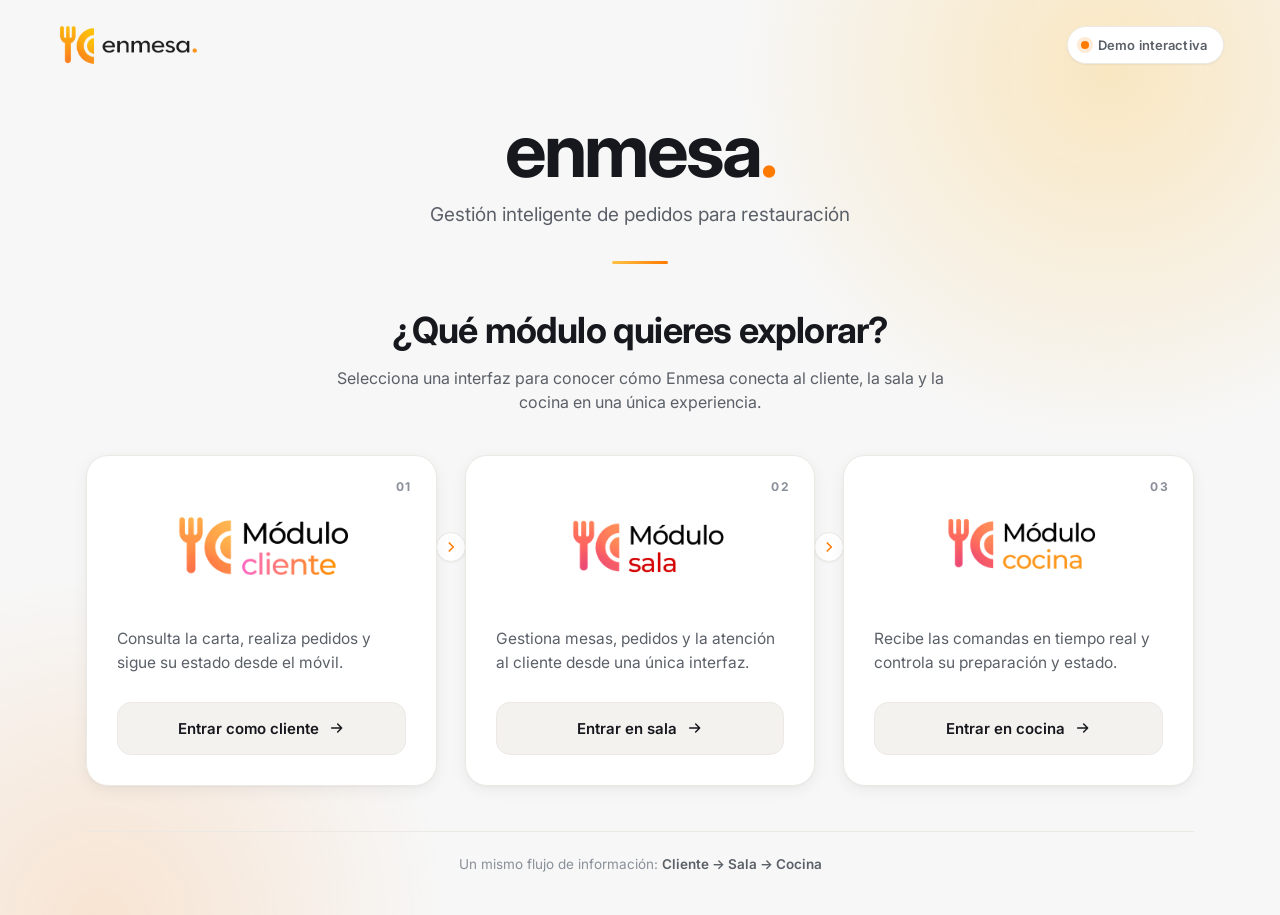
<file: index.html>
<!DOCTYPE html>
<html lang="es">
<head>
  <meta charset="UTF-8" />
  <meta name="viewport" content="width=device-width, initial-scale=1.0, viewport-fit=cover" />
  <meta name="theme-color" content="#F7F7F7" />
  <meta name="description" content="Enmesa — Gestión inteligente de pedidos para restauración. Demo interactiva de los módulos Cliente, Sala y Cocina." />
  <title>enmesa. — Demo interactiva</title>

  <link rel="preconnect" href="https://fonts.googleapis.com" />
  <link rel="preconnect" href="https://fonts.gstatic.com" crossorigin />
  <link href="https://fonts.googleapis.com/css2?family=Inter:wght@400;500;600;700&display=swap" rel="stylesheet" />

  <!-- Estilos propios y aislados de esta pantalla (prefijo .sel-) -->
  <link rel="stylesheet" href="index.css" />
</head>

<body class="sel-body">

  <!-- Halos decorativos de fondo -->
  <div class="sel-glow sel-glow--a" aria-hidden="true"></div>
  <div class="sel-glow sel-glow--b" aria-hidden="true"></div>

  <!-- ══════════════════════════════════════════════════════════════
       CABECERA
       ══════════════════════════════════════════════════════════════ -->
  <header class="sel-topbar">
    <img src="Fotos/Logo_enmesa.png" alt="enmesa." class="sel-topbar-logo"
         onerror="this.style.display='none'" />

    <span class="sel-tag">
      <span class="sel-tag-dot" aria-hidden="true"></span>
      Demo interactiva
    </span>
  </header>

  <!-- ══════════════════════════════════════════════════════════════
       CONTENIDO PRINCIPAL
       ══════════════════════════════════════════════════════════════ -->
  <main class="sel-main">

    <!-- ── Marca y claim ── -->
    <div class="sel-hero">
      <h1 class="sel-wordmark sel-rise sel-rise--1">enmesa<span>.</span></h1>
      <p class="sel-tagline sel-rise sel-rise--2">Gestión inteligente de pedidos para restauración</p>
      <div class="sel-rule sel-rise sel-rise--2" aria-hidden="true"></div>
    </div>

    <!-- ── Pregunta principal ── -->
    <div class="sel-lead">
      <h2 class="sel-rise sel-rise--3">¿Qué módulo quieres explorar?</h2>
      <p class="sel-rise sel-rise--3">
        Selecciona una interfaz para conocer cómo Enmesa conecta al cliente, la sala
        y la cocina en una única experiencia.
      </p>
    </div>

    <!-- ── Selector de módulos ── -->
    <nav class="sel-grid" aria-label="Selector de módulos de Enmesa">

      <!-- Conectores del recorrido Cliente → Sala → Cocina -->
      <span class="sel-link sel-link--1" aria-hidden="true">
        <svg viewBox="0 0 24 24" fill="none" stroke="currentColor" stroke-width="2.6"
             stroke-linecap="round" stroke-linejoin="round">
          <path d="M9 5l7 7-7 7" />
        </svg>
      </span>
      <span class="sel-link sel-link--2" aria-hidden="true">
        <svg viewBox="0 0 24 24" fill="none" stroke="currentColor" stroke-width="2.6"
             stroke-linecap="round" stroke-linejoin="round">
          <path d="M9 5l7 7-7 7" />
        </svg>
      </span>

      <!-- ═══ 1 · CLIENTE ═══ -->
      <a class="sel-card sel-card--cliente sel-rise sel-rise--4" href="landing.html">
        <span class="sel-step" aria-hidden="true">01</span>

        <h3 class="sel-card-title">
          <img src="Fotos/Modulo_Cliente.png" alt="Módulo Cliente" class="sel-logo" />
        </h3>

        <p class="sel-card-desc">
          Consulta la carta, realiza pedidos y sigue su estado desde el móvil.
        </p>

        <span class="sel-cta">
          Entrar como cliente
          <svg viewBox="0 0 24 24" fill="none" stroke="currentColor" stroke-width="2.2"
               stroke-linecap="round" stroke-linejoin="round" aria-hidden="true">
            <path d="M4 12h15M13 6l6 6-6 6" />
          </svg>
        </span>
      </a>

      <!-- ═══ 2 · SALA ═══ -->
      <a class="sel-card sel-card--sala sel-rise sel-rise--5" href="camarero.html">
        <span class="sel-step" aria-hidden="true">02</span>

        <h3 class="sel-card-title">
          <img src="Fotos/Modulo_Sala.png" alt="Módulo Sala" class="sel-logo" />
        </h3>

        <p class="sel-card-desc">
          Gestiona mesas, pedidos y la atención al cliente desde una única interfaz.
        </p>

        <span class="sel-cta">
          Entrar en sala
          <svg viewBox="0 0 24 24" fill="none" stroke="currentColor" stroke-width="2.2"
               stroke-linecap="round" stroke-linejoin="round" aria-hidden="true">
            <path d="M4 12h15M13 6l6 6-6 6" />
          </svg>
        </span>
      </a>

      <!-- ═══ 3 · COCINA ═══ -->
      <a class="sel-card sel-card--cocina sel-rise sel-rise--6" href="cocina.html">
        <span class="sel-step" aria-hidden="true">03</span>

        <h3 class="sel-card-title">
          <img src="Fotos/Modulo_Cocina.png" alt="Módulo Cocina" class="sel-logo" />
        </h3>

        <p class="sel-card-desc">
          Recibe las comandas en tiempo real y controla su preparación y estado.
        </p>

        <span class="sel-cta">
          Entrar en cocina
          <svg viewBox="0 0 24 24" fill="none" stroke="currentColor" stroke-width="2.2"
               stroke-linecap="round" stroke-linejoin="round" aria-hidden="true">
            <path d="M4 12h15M13 6l6 6-6 6" />
          </svg>
        </span>
      </a>

    </nav>

    <!-- ── Pie ── -->
    <footer class="sel-footer">
      <span>Un mismo flujo de información: <strong>Cliente → Sala → Cocina</strong></span>
    </footer>

  </main>

</body>
</html>
</file>
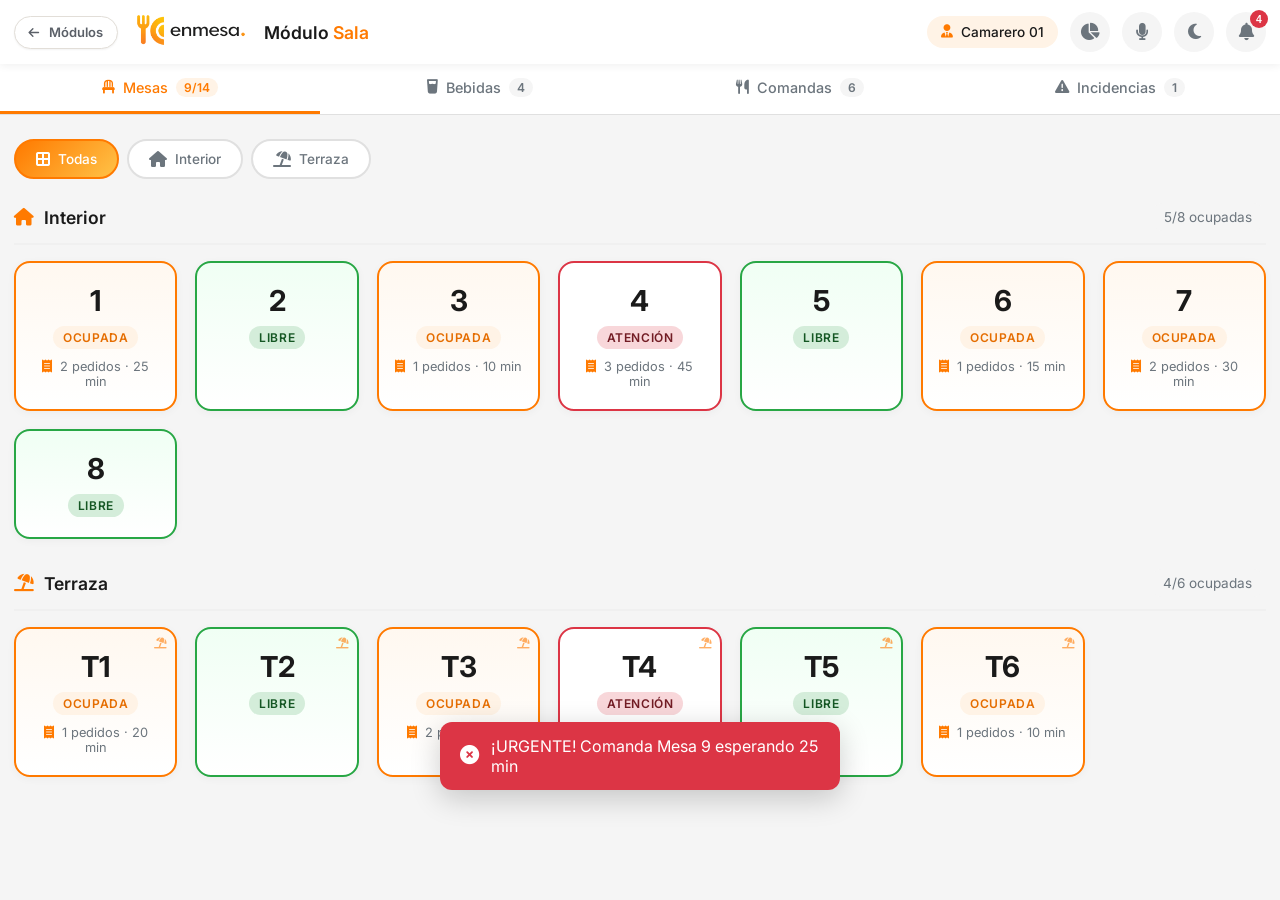
<file: camarero.html>
<!DOCTYPE html>
<html lang="es">
<head>
    <meta charset="UTF-8">
    <meta name="viewport" content="width=device-width, initial-scale=1.0, viewport-fit=cover">
    <title>Módulo Sala - enmesa.</title>
    <link rel="stylesheet" href="camarero.css">
    <link rel="stylesheet" href="volver.css">
    <link rel="stylesheet" href="https://cdnjs.cloudflare.com/ajax/libs/font-awesome/6.4.0/css/all.min.css">
    <link rel="preconnect" href="https://fonts.googleapis.com">
    <link rel="preconnect" href="https://fonts.gstatic.com" crossorigin>
    <link href="https://fonts.googleapis.com/css2?family=Inter:wght@400;500;600;700;800&display=swap" rel="stylesheet">
</head>
<body>
    <div class="app-container">
        <!-- HEADER -->
        <header class="header">
            <div class="header-left">
                <a href="index.html" class="demo-volver" title="Volver al selector de módulos"><svg viewBox="0 0 24 24" fill="none" stroke="currentColor" stroke-width="2.2" stroke-linecap="round" stroke-linejoin="round" aria-hidden="true"><path d="M20 12H5M11 6l-6 6 6 6"/></svg><span>Módulos</span></a>
                <a href="landing.html">
                    <img src="Fotos/Logo_enmesa.png" alt="enmesa." class="header-logo">
                </a>
                <h1 class="header-title">Módulo <span>Sala</span></h1>
            </div>
            <div class="header-right">
                <div class="user-badge">
                    <i class="fas fa-user-tie"></i>
                    <span>Camarero 01</span>
                </div>
                <button class="btn-icon" id="btnResumen" title="Resumen del Turno">
                    <i class="fas fa-chart-pie"></i>
                </button>
                <button class="btn-icon btn-voice" id="btnVoz" title="Comandos de Voz">
                    <i class="fas fa-microphone"></i>
                </button>
                <button class="btn-icon" id="btnDarkMode" title="Modo Oscuro">
                    <i class="fas fa-moon"></i>
                </button>
                <button class="btn-icon" id="btnNotificaciones" title="Notificaciones">
                    <i class="fas fa-bell"></i>
                    <span class="badge" id="notifCount">3</span>
                </button>
            </div>
        </header>

        <!-- NAVEGACIÓN POR TABS -->
        <nav class="nav-tabs">
            <button class="nav-tab active" data-section="mesas">
                <i class="fas fa-chair"></i> Mesas
                <span class="count" id="countMesas">12</span>
            </button>
            <button class="nav-tab" data-section="bebidas">
                <i class="fas fa-glass-water"></i> Bebidas
                <span class="count" id="countBebidas">4</span>
            </button>
            <button class="nav-tab" data-section="comandas">
                <i class="fas fa-utensils"></i> Comandas
                <span class="count" id="countComandas">6</span>
            </button>
            <button class="nav-tab" data-section="incidencias">
                <i class="fas fa-exclamation-triangle"></i> Incidencias
                <span class="count" id="countIncidencias">1</span>
            </button>
        </nav>

        <!-- CONTENIDO PRINCIPAL -->
        <main class="main-content">
            <!-- SECCIÓN MESAS -->
            <section id="section-mesas" class="section active">
                <div class="zona-tabs">
                    <button class="zona-tab active" data-zona="todas">
                        <i class="fas fa-border-all"></i> Todas
                    </button>
                    <button class="zona-tab" data-zona="interior">
                        <i class="fas fa-home"></i> Interior
                    </button>
                    <button class="zona-tab" data-zona="terraza">
                        <i class="fas fa-umbrella-beach"></i> Terraza
                    </button>
                </div>
                
                <div id="mesasContainer">
                    <!-- Zona Interior -->
                    <div class="zona-section" id="zonaInterior">
                        <div class="zona-header">
                            <h3><i class="fas fa-home"></i> Interior</h3>
                            <span class="zona-count" id="countInterior">0 mesas</span>
                        </div>
                        <div class="mesas-grid" id="mesasGridInterior"></div>
                    </div>
                    
                    <!-- Zona Terraza -->
                    <div class="zona-section" id="zonaTerraza">
                        <div class="zona-header">
                            <h3><i class="fas fa-umbrella-beach"></i> Terraza</h3>
                            <span class="zona-count" id="countTerraza">0 mesas</span>
                        </div>
                        <div class="mesas-grid" id="mesasGridTerraza"></div>
                    </div>
                </div>
            </section>

            <!-- SECCIÓN BEBIDAS -->
            <section id="section-bebidas" class="section">
                <div class="pedidos-header">
                    <h2 class="pedidos-title">Pedidos de Bebidas</h2>
                    <div class="filter-buttons">
                        <button class="filter-btn active" data-filter="todos">Todos</button>
                        <button class="filter-btn" data-filter="pendiente">Pendientes</button>
                        <button class="filter-btn" data-filter="listo">Listos</button>
                    </div>
                </div>
                <div class="pedidos-list" id="bebidasList">
                    <!-- Se genera dinámicamente -->
                </div>
            </section>

            <!-- SECCIÓN COMANDAS -->
            <section id="section-comandas" class="section">
                <div class="pedidos-header">
                    <h2 class="pedidos-title">Comandas de Cocina</h2>
                    <div class="filter-buttons">
                        <button class="filter-btn active" data-filter="todos">Todos</button>
                        <button class="filter-btn" data-filter="pendiente">Pendientes</button>
                        <button class="filter-btn" data-filter="preparando">Preparando</button>
                        <button class="filter-btn" data-filter="listo">Listos</button>
                    </div>
                </div>
                <div class="pedidos-list" id="comandasList">
                    <!-- Se genera dinámicamente -->
                </div>
            </section>

            <!-- SECCIÓN INCIDENCIAS -->
            <section id="section-incidencias" class="section">
                <div class="pedidos-header">
                    <h2 class="pedidos-title">Incidencias Activas</h2>
                </div>
                <div id="incidenciasList">
                    <!-- Se genera dinámicamente -->
                </div>
            </section>
        </main>
    </div>

    <!-- MODAL DETALLE MESA -->
    <div class="modal-overlay" id="modalMesa">
        <div class="modal">
            <div class="modal-header">
                <h3 class="modal-title">Detalle de Mesa</h3>
                <button class="modal-close" onclick="cerrarModal('modalMesa')">&times;</button>
            </div>
            <div class="modal-body" id="modalMesaBody">
                <!-- Contenido dinámico -->
            </div>
            <div class="modal-footer">
                <button class="pedido-btn secondary" onclick="cerrarModal('modalMesa')">Cerrar</button>
                <button class="pedido-btn primary" onclick="liberarMesa()">
                    <i class="fas fa-check-circle"></i> Liberar Mesa
                </button>
            </div>
        </div>
    </div>

    <!-- TOAST CONTAINER -->
    <div class="toast-container" id="toastContainer"></div>

    <!-- MODAL VOZ -->
    <div class="modal-overlay" id="modalVoz">
        <div class="modal modal-voz">
            <div class="modal-header">
                <h3 class="modal-title"><i class="fas fa-microphone"></i> Comandos de Voz</h3>
                <button class="modal-close" onclick="cerrarModal('modalVoz')">&times;</button>
            </div>
            <div class="modal-body">
                <div class="voice-container">
                    <div class="voice-status" id="voiceStatus">
                        <div class="voice-icon" id="voiceIcon">
                            <i class="fas fa-microphone"></i>
                        </div>
                        <p class="voice-text" id="voiceText">Pulsa para hablar</p>
                    </div>
                    <div class="voice-transcript" id="voiceTranscript"></div>
                    <button class="voice-btn" id="voiceBtn" onclick="toggleVoiceRecognition()">
                        <i class="fas fa-microphone"></i>
                        <span>Iniciar</span>
                    </button>
                </div>
                <div class="voice-commands">
                    <h4>Comandos disponibles:</h4>
                    <ul>
                        <li><strong>"Entregar bebidas mesa [N]"</strong> - Marca bebidas como entregadas</li>
                        <li><strong>"Entregar comanda mesa [N]"</strong> - Marca comanda como entregada</li>
                        <li><strong>"Eliminar bebidas mesa [N]"</strong> - Elimina pedido de bebidas</li>
                        <li><strong>"Eliminar comanda mesa [N]"</strong> - Elimina comanda</li>
                        <li><strong>"Liberar mesa [N]"</strong> - Libera una mesa</li>
                        <li><strong>"Resolver incidencia mesa [N]"</strong> - Resuelve incidencia</li>
                    </ul>
                    <p style="margin-top: 12px; font-size: 0.8rem; color: #666;">
                        <i class="fas fa-info-circle" style="color: #FF7A00;"></i>
                        Terraza: di <strong>"terraza 1"</strong> o <strong>"T1"</strong>
                    </p>
                </div>
            </div>
        </div>
    </div>

    <!-- MODAL RESUMEN DEL TURNO -->
    <div class="modal-overlay" id="modalResumen">
        <div class="modal modal-resumen">
            <div class="modal-header">
                <h3 class="modal-title"><i class="fas fa-chart-pie"></i> Resumen del Turno</h3>
                <button class="modal-close" onclick="cerrarModal('modalResumen')">&times;</button>
            </div>
            <div class="modal-body">
                <div class="resumen-tiempo">
                    <div class="resumen-reloj">
                        <i class="fas fa-clock"></i>
                        <span id="turnoTiempo">00:00:00</span>
                    </div>
                    <p>Tiempo de turno</p>
                </div>
                <div class="resumen-stats">
                    <div class="stat-card">
                        <div class="stat-icon"><i class="fas fa-chair"></i></div>
                        <div class="stat-value" id="statMesasAtendidas">0</div>
                        <div class="stat-label">Mesas atendidas</div>
                    </div>
                    <div class="stat-card">
                        <div class="stat-icon"><i class="fas fa-glass-water"></i></div>
                        <div class="stat-value" id="statBebidasServidas">0</div>
                        <div class="stat-label">Bebidas servidas</div>
                    </div>
                    <div class="stat-card">
                        <div class="stat-icon"><i class="fas fa-utensils"></i></div>
                        <div class="stat-value" id="statComandasServidas">0</div>
                        <div class="stat-label">Comandas servidas</div>
                    </div>
                    <div class="stat-card">
                        <div class="stat-icon"><i class="fas fa-exclamation-triangle"></i></div>
                        <div class="stat-value" id="statIncidenciasResueltas">0</div>
                        <div class="stat-label">Incidencias resueltas</div>
                    </div>
                </div>
                <div class="resumen-tiempos">
                    <h4><i class="fas fa-stopwatch"></i> Tiempos Medios</h4>
                    <div class="tiempo-item">
                        <span>Tiempo medio de atención</span>
                        <strong id="tiempoMedioAtencion">--</strong>
                    </div>
                    <div class="tiempo-item">
                        <span>Bebidas más servidas</span>
                        <strong id="bebidaTop">--</strong>
                    </div>
                </div>
            </div>
        </div>
    </div>

    <!-- MODAL TOMAR PEDIDO -->
    <div class="modal-overlay" id="modalTomarPedido">
        <div class="modal modal-pedido-grande">
            <div class="modal-header">
                <h3 class="modal-title"><i class="fas fa-clipboard-list"></i> Tomar Pedido - Mesa <span id="pedidoMesaNum"></span></h3>
                <button class="modal-close" onclick="cerrarTomarPedido()">&times;</button>
            </div>
            <div class="modal-body modal-body-menu">
                <!-- Layout de 2 columnas en desktop -->
                <div class="pedido-layout">
                    <!-- Columna izquierda: Catálogo -->
                    <div class="pedido-catalogo-col">
                        <!-- Control por voz -->
                        <div class="pedido-voz-control">
                            <button class="voice-btn-pedido" id="voiceBtnPedido" onclick="toggleVozPedido()">
                                <i class="fas fa-microphone"></i>
                                <span>Dictar Pedido</span>
                            </button>
                            <div class="voice-transcript-pedido" id="voiceTranscriptPedido"></div>
                        </div>
                        
                        <!-- Tabs de categorías -->
                        <div class="menu-tabs">
                            <button class="menu-tab active" data-cat="entradas" onclick="mostrarCatalogo('entradas')">
                                <i class="fas fa-bread-slice"></i> Entradas
                            </button>
                            <button class="menu-tab" data-cat="principales" onclick="mostrarCatalogo('principales')">
                                <i class="fas fa-fire"></i> Principales
                            </button>
                            <button class="menu-tab" data-cat="bebidas" onclick="mostrarCatalogo('bebidas')">
                                <i class="fas fa-glass-water"></i> Bebidas
                            </button>
                            <button class="menu-tab" data-cat="postres" onclick="mostrarCatalogo('postres')">
                                <i class="fas fa-ice-cream"></i> Postres
                            </button>
                        </div>
                        
                        <!-- Lista de productos -->
                        <div class="menu-items-scroll" id="catalogoItems">
                            <!-- Se genera dinámicamente -->
                        </div>
                    </div>
                    
                    <!-- Columna derecha: Pedido actual -->
                    <div class="pedido-resumen-col">
                        <h4 class="resumen-titulo"><i class="fas fa-shopping-cart"></i> Pedido Actual</h4>
                        
                        <div class="pedido-items-scroll">
                            <div class="pedido-items-list" id="pedidoBebidasList">
                                <!-- Items de bebidas -->
                            </div>
                            <div class="pedido-items-list" id="pedidoComidaList">
                                <!-- Items de comida -->
                            </div>
                            <div class="pedido-empty" id="pedidoEmpty">
                                <i class="fas fa-cart-plus"></i>
                                <p>Selecciona productos del menú</p>
                            </div>
                        </div>
                        
                        <!-- Total -->
                        <div class="pedido-total-box">
                            <div class="pedido-total-row">
                                <span class="pedido-total-items" id="totalItemsPedido">0 items</span>
                                <span class="pedido-total-precio" id="totalPrecioPedido">0.00 €</span>
                            </div>
                        </div>
                        
                        <!-- Acciones -->
                        <div class="pedido-acciones">
                            <button class="btn-limpiar" onclick="limpiarPedidoTemporal()">
                                <i class="fas fa-trash"></i> Limpiar
                            </button>
                            <button class="btn-confirmar" onclick="confirmarPedido()">
                                <i class="fas fa-check"></i> Confirmar
                            </button>
                        </div>
                    </div>
                </div>
            </div>
        </div>
    </div>

    <!-- AUDIO PARA NOTIFICACIONES -->
    <audio id="audioNotificacion" preload="auto">
        <source src="[data-uri]" type="audio/wav">
    </audio>

    <script>
        // ════════════════════════════════════════════════════════════════════════
        // DATOS SIMULADOS
        // ════════════════════════════════════════════════════════════════════════
        
        const mesas = [
            // Interior (mesas 1-8)
            { id: 1, zona: 'interior', estado: 'ocupada', pedidos: 2, tiempo: '25 min' },
            { id: 2, zona: 'interior', estado: 'libre', pedidos: 0 },
            { id: 3, zona: 'interior', estado: 'ocupada', pedidos: 1, tiempo: '10 min' },
            { id: 4, zona: 'interior', estado: 'pendiente', pedidos: 3, tiempo: '45 min' },
            { id: 5, zona: 'interior', estado: 'libre', pedidos: 0 },
            { id: 6, zona: 'interior', estado: 'ocupada', pedidos: 1, tiempo: '15 min' },
            { id: 7, zona: 'interior', estado: 'ocupada', pedidos: 2, tiempo: '30 min' },
            { id: 8, zona: 'interior', estado: 'libre', pedidos: 0 },
            // Terraza (mesas T1-T6)
            { id: 'T1', zona: 'terraza', estado: 'ocupada', pedidos: 1, tiempo: '20 min' },
            { id: 'T2', zona: 'terraza', estado: 'libre', pedidos: 0 },
            { id: 'T3', zona: 'terraza', estado: 'ocupada', pedidos: 2, tiempo: '15 min' },
            { id: 'T4', zona: 'terraza', estado: 'pendiente', pedidos: 2, tiempo: '35 min' },
            { id: 'T5', zona: 'terraza', estado: 'libre', pedidos: 0 },
            { id: 'T6', zona: 'terraza', estado: 'ocupada', pedidos: 1, tiempo: '10 min' }
        ];
        
        let zonaActual = 'todas';

        let pedidosBebidas = [
            { 
                id: 1, mesa: 4, tiempo: '3 min', estado: 'pendiente',
                items: [
                    { nombre: 'Coca-Cola', cantidad: 2, precio: 2.50, entregado: false },
                    { nombre: 'Agua mineral', cantidad: 1, precio: 1.80, entregado: false },
                    { nombre: 'Cerveza Mahou', cantidad: 3, precio: 2.80, entregado: false }
                ]
            },
            { 
                id: 2, mesa: 1, tiempo: '5 min', estado: 'listo',
                items: [
                    { nombre: 'Vino tinto copa', cantidad: 2, precio: 3.50, entregado: false },
                    { nombre: 'Tinto de verano', cantidad: 1, precio: 3.00, entregado: false }
                ]
            },
            { 
                id: 3, mesa: 7, tiempo: '1 min', estado: 'pendiente',
                items: [
                    { nombre: 'Café solo', cantidad: 2, precio: 1.40, entregado: false },
                    { nombre: 'Cortado', cantidad: 1, precio: 1.50, entregado: false }
                ]
            },
            { 
                id: 4, mesa: 10, tiempo: '2 min', estado: 'pendiente',
                items: [
                    { nombre: 'Zumo de naranja', cantidad: 2, precio: 3.00, entregado: false }
                ]
            }
        ];

        let pedidosComanda = [
            { 
                id: 1, mesa: 4, tiempo: '15 min', estado: 'preparando',
                items: [
                    { nombre: 'Croquetas caseras', cantidad: 2, precio: 8.50, entregado: false },
                    { nombre: 'Tortilla española', cantidad: 1, precio: 9.00, entregado: false }
                ]
            },
            { 
                id: 2, mesa: 1, tiempo: '20 min', estado: 'listo',
                items: [
                    { nombre: 'Pulpo a la gallega', cantidad: 1, precio: 18.50, entregado: false },
                    { nombre: 'Jamón ibérico', cantidad: 1, precio: 22.00, entregado: false }
                ]
            },
            { 
                id: 3, mesa: 7, tiempo: '10 min', estado: 'pendiente',
                items: [
                    { nombre: 'Ensalada César', cantidad: 1, precio: 10.50, entregado: false },
                    { nombre: 'Patatas bravas', cantidad: 2, precio: 6.50, entregado: false }
                ]
            },
            { 
                id: 4, mesa: 9, tiempo: '25 min', estado: 'preparando',
                items: [
                    { nombre: 'Paella valenciana', cantidad: 1, precio: 14.00, entregado: false }
                ]
            },
            { 
                id: 5, mesa: 12, tiempo: '8 min', estado: 'pendiente',
                items: [
                    { nombre: 'Gambas al ajillo', cantidad: 1, precio: 14.50, entregado: false },
                    { nombre: 'Pan con tomate', cantidad: 2, precio: 3.50, entregado: false }
                ]
            },
            { 
                id: 6, mesa: 3, tiempo: '5 min', estado: 'listo',
                items: [
                    { nombre: 'Tarta de queso', cantidad: 2, precio: 6.00, entregado: false }
                ]
            }
        ];

        let incidencias = [
            {
                id: 1, mesa: 4, tipo: 'Reclamación',
                descripcion: 'El cliente indica que las croquetas llegaron frías. Solicita cambio.',
                tiempo: '5 min'
            }
        ];

        // ════════════════════════════════════════════════════════════════════════
        // CATÁLOGO DE PRODUCTOS (igual que cliente.html)
        // ════════════════════════════════════════════════════════════════════════
        
        const catalogoMenu = {
            entradas: [
                { nombre: 'Jamón Ibérico de Bellota', precio: 18.50, sub: 'Loncheado al momento · D.O. Guijuelo' },
                { nombre: 'Tabla de Quesos Artesanos', precio: 14.00, sub: 'Curados, semicurados y cremosos' },
                { nombre: 'Paté de la Casa', precio: 9.50, sub: 'Con reducción de Oporto · tostadas' },
                { nombre: 'Croquetas de la Abuela', precio: 9.00, sub: 'Bechamel de jamón ibérico · 8 uds' },
                { nombre: 'Ensaladilla Rusa', precio: 8.50, sub: 'Atún de almadraba · mayonesa casera' },
                { nombre: 'Papas Arrugadas con Mojo', precio: 7.50, sub: 'Mojo rojo picón y mojo verde' }
            ],
            principales: [
                { nombre: 'Huevos Rotos con Jamón', precio: 14.00, sub: 'Huevos de corral · patatas · jamón' },
                { nombre: 'Bacalao Dorado', precio: 17.50, sub: 'Patata paja · huevo · aceitunas' },
                { nombre: 'Solomillo al Ajo Tostado', precio: 24.00, sub: 'Salsa de ajo · guarnición' },
                { nombre: 'Entrecot a la Brasa', precio: 22.00, sub: 'Añojo · sal gruesa · chimichurri' },
                { nombre: 'Chuletón de Buey', precio: 38.00, sub: 'Madurado 30 días · sal en escamas' }
            ],
            bebidas: [
                { nombre: 'Coca-Cola', precio: 2.50, sub: '' },
                { nombre: 'Fanta Naranja', precio: 2.50, sub: '' },
                { nombre: 'Agua Mineral', precio: 2.00, sub: '50cl' },
                { nombre: 'Victoria Caña', precio: 2.00, sub: 'Barril · 20 cl' },
                { nombre: 'Victoria Tercio', precio: 2.80, sub: 'Botella · 33 cl' },
                { nombre: 'Vino de la Casa Copa', precio: 3.50, sub: 'Tinto · Blanco · Rosado' },
                { nombre: 'Vino de la Casa Botella', precio: 12.00, sub: 'Tinto · Blanco · Rosado' }
            ],
            postres: [
                { nombre: 'Coulant de Chocolate', precio: 7.50, sub: 'Corazón fundente · helado vainilla' },
                { nombre: 'Tarta de Queso al Horno', precio: 6.50, sub: 'Receta vasca · mermelada frutos rojos' },
                { nombre: 'Flan Casero', precio: 5.50, sub: 'Caramelo tostado · nata montada' },
                { nombre: 'Crema Catalana', precio: 6.00, sub: 'Azúcar quemado · naranja confitada' }
            ]
        };
        
        // Para compatibilidad con voz
        const catalogoBebidas = catalogoMenu.bebidas;
        const catalogoComida = [...catalogoMenu.entradas, ...catalogoMenu.principales, ...catalogoMenu.postres];
        
        // Pedido temporal mientras se toma
        let pedidoTemporal = {
            mesa: null,
            bebidas: [],
            comida: []
        };

        // ════════════════════════════════════════════════════════════════════════
        // NAVEGACIÓN POR TABS
        // ════════════════════════════════════════════════════════════════════════
        
        document.querySelectorAll('.nav-tab').forEach(tab => {
            tab.addEventListener('click', () => {
                // Desactivar todos
                document.querySelectorAll('.nav-tab').forEach(t => t.classList.remove('active'));
                document.querySelectorAll('.section').forEach(s => s.classList.remove('active'));
                
                // Activar seleccionado
                tab.classList.add('active');
                const section = tab.dataset.section;
                document.getElementById(`section-${section}`).classList.add('active');
            });
        });

        // ════════════════════════════════════════════════════════════════════════
        // RENDERIZADO DE MESAS POR ZONAS
        // ════════════════════════════════════════════════════════════════════════
        
        function renderMesas() {
            const mesasInterior = mesas.filter(m => m.zona === 'interior');
            const mesasTerraza = mesas.filter(m => m.zona === 'terraza');
            
            const gridInterior = document.getElementById('mesasGridInterior');
            const gridTerraza = document.getElementById('mesasGridTerraza');
            const zonaInterior = document.getElementById('zonaInterior');
            const zonaTerraza = document.getElementById('zonaTerraza');
            
            // Renderizar Interior
            gridInterior.innerHTML = mesasInterior.map(mesa => renderMesaCard(mesa)).join('');
            
            // Renderizar Terraza
            gridTerraza.innerHTML = mesasTerraza.map(mesa => renderMesaCard(mesa)).join('');
            
            // Actualizar contadores de zona
            const ocupadasInterior = mesasInterior.filter(m => m.estado !== 'libre').length;
            const ocupadasTerraza = mesasTerraza.filter(m => m.estado !== 'libre').length;
            document.getElementById('countInterior').textContent = `${ocupadasInterior}/${mesasInterior.length} ocupadas`;
            document.getElementById('countTerraza').textContent = `${ocupadasTerraza}/${mesasTerraza.length} ocupadas`;
            
            // Mostrar/ocultar zonas según filtro
            if (zonaActual === 'todas') {
                zonaInterior.style.display = 'block';
                zonaTerraza.style.display = 'block';
            } else if (zonaActual === 'interior') {
                zonaInterior.style.display = 'block';
                zonaTerraza.style.display = 'none';
            } else {
                zonaInterior.style.display = 'none';
                zonaTerraza.style.display = 'block';
            }
        }
        
        function renderMesaCard(mesa) {
            const mesaIdStr = typeof mesa.id === 'string' ? `'${mesa.id}'` : mesa.id;
            return `
                <div class="mesa-card ${mesa.estado} ${mesa.zona}" onclick="verDetalleMesa(${mesaIdStr})">
                    <div class="mesa-number">${mesa.id}</div>
                    <span class="mesa-status ${mesa.estado}">
                        ${mesa.estado === 'libre' ? 'Libre' : mesa.estado === 'ocupada' ? 'Ocupada' : 'Atención'}
                    </span>
                    ${mesa.estado !== 'libre' ? `
                        <div class="mesa-info">
                            <i class="fas fa-receipt"></i> ${mesa.pedidos} pedidos · ${mesa.tiempo}
                        </div>
                    ` : ''}
                </div>
            `;
        }
        
        // Navegación por zonas
        document.querySelectorAll('.zona-tab').forEach(tab => {
            tab.addEventListener('click', () => {
                document.querySelectorAll('.zona-tab').forEach(t => t.classList.remove('active'));
                tab.classList.add('active');
                zonaActual = tab.dataset.zona;
                renderMesas();
            });
        });

        // ════════════════════════════════════════════════════════════════════════
        // RENDERIZADO DE BEBIDAS
        // ════════════════════════════════════════════════════════════════════════
        
        function renderBebidas(filtro = 'todos') {
            const list = document.getElementById('bebidasList');
            let pedidos = [...pedidosBebidas];
            
            if (filtro !== 'todos') {
                pedidos = pedidos.filter(p => p.estado === filtro);
            }
            
            if (pedidos.length === 0) {
                list.innerHTML = `
                    <div class="empty-state">
                        <i class="fas fa-glass-water"></i>
                        <p>No hay pedidos de bebidas ${filtro !== 'todos' ? filtro + 's' : ''}</p>
                    </div>
                `;
                return;
            }
            
            list.innerHTML = pedidos.map(pedido => `
                <div class="pedido-card bebidas ${pedido.estado}" data-id="${pedido.id}">
                    <div class="pedido-header">
                        <div class="pedido-mesa">
                            <span class="pedido-mesa-num">Mesa ${pedido.mesa}</span>
                            <span class="pedido-time"><i class="fas fa-clock"></i> ${pedido.tiempo}</span>
                        </div>
                        <span class="pedido-type bebidas">Bebidas</span>
                    </div>
                    <div class="pedido-items">
                        ${pedido.items.map((item, idx) => `
                            <div class="pedido-item">
                                <span class="pedido-item-qty">${item.cantidad}x</span>
                                <span class="pedido-item-name">${item.nombre}</span>
                                <button class="pedido-item-check ${item.entregado ? 'checked' : ''}" 
                                        onclick="toggleItemBebida(${pedido.id}, ${idx})">
                                    <i class="fas fa-check"></i>
                                </button>
                            </div>
                        `).join('')}
                    </div>
                    <div class="pedido-actions">
                        ${pedido.estado === 'listo' ? `
                            <button class="pedido-btn success" onclick="entregarBebidas(${pedido.id})">
                                <i class="fas fa-check-double"></i> Entregar a Mesa
                            </button>
                        ` : `
                            <span class="estado-esperando">
                                <i class="fas fa-hourglass-half"></i> Preparando...
                            </span>
                        `}
                        <button class="pedido-btn danger" onclick="reportarIncidencia(${pedido.mesa}, 'bebidas')">
                            <i class="fas fa-exclamation-circle"></i>
                        </button>
                    </div>
                </div>
            `).join('');
        }

        // ════════════════════════════════════════════════════════════════════════
        // RENDERIZADO DE COMANDAS
        // ════════════════════════════════════════════════════════════════════════
        
        function renderComandas(filtro = 'todos') {
            const list = document.getElementById('comandasList');
            let pedidos = [...pedidosComanda];
            
            if (filtro !== 'todos') {
                pedidos = pedidos.filter(p => p.estado === filtro);
            }
            
            if (pedidos.length === 0) {
                list.innerHTML = `
                    <div class="empty-state">
                        <i class="fas fa-utensils"></i>
                        <p>No hay comandas ${filtro !== 'todos' ? filtro + 's' : ''}</p>
                    </div>
                `;
                return;
            }
            
            list.innerHTML = pedidos.map(pedido => `
                <div class="pedido-card comida ${pedido.estado}" data-id="${pedido.id}">
                    <div class="pedido-header">
                        <div class="pedido-mesa">
                            <span class="pedido-mesa-num">Mesa ${pedido.mesa}</span>
                            <span class="pedido-time"><i class="fas fa-clock"></i> ${pedido.tiempo}</span>
                        </div>
                        <span class="pedido-type comida">${pedido.estado}</span>
                    </div>
                    <div class="pedido-items">
                        ${pedido.items.map((item, idx) => `
                            <div class="pedido-item">
                                <span class="pedido-item-qty">${item.cantidad}x</span>
                                <span class="pedido-item-name">${item.nombre}</span>
                                <button class="pedido-item-check ${item.entregado ? 'checked' : ''}" 
                                        onclick="toggleItemComanda(${pedido.id}, ${idx})">
                                    <i class="fas fa-check"></i>
                                </button>
                            </div>
                        `).join('')}
                    </div>
                    <div class="pedido-actions">
                        ${pedido.estado === 'listo' ? `
                            <button class="pedido-btn success" onclick="entregarComanda(${pedido.id})">
                                <i class="fas fa-check-double"></i> Entregar a Mesa
                            </button>
                        ` : pedido.estado === 'preparando' ? `
                            <span class="estado-esperando">
                                <i class="fas fa-fire"></i> En cocina...
                            </span>
                        ` : `
                            <button class="pedido-btn secondary" onclick="enviarACocina(${pedido.id})">
                                <i class="fas fa-fire"></i> Enviar a Cocina
                            </button>
                        `}
                        <button class="pedido-btn danger" onclick="reportarIncidencia(${pedido.mesa}, 'comanda')">
                            <i class="fas fa-exclamation-circle"></i>
                        </button>
                    </div>
                </div>
            `).join('');
        }

        // ════════════════════════════════════════════════════════════════════════
        // RENDERIZADO DE INCIDENCIAS
        // ════════════════════════════════════════════════════════════════════════
        
        function renderIncidencias() {
            const list = document.getElementById('incidenciasList');
            
            if (incidencias.length === 0) {
                list.innerHTML = `
                    <div class="empty-state">
                        <i class="fas fa-check-circle"></i>
                        <p>No hay incidencias activas</p>
                    </div>
                `;
                return;
            }
            
            list.innerHTML = incidencias.map(inc => `
                <div class="incidencia-card">
                    <div class="incidencia-header">
                        <div class="incidencia-mesa">
                            <span class="pedido-mesa-num">Mesa ${inc.mesa}</span>
                            <span class="pedido-time"><i class="fas fa-clock"></i> ${inc.tiempo}</span>
                        </div>
                        <span class="incidencia-type">${inc.tipo}</span>
                    </div>
                    <div class="incidencia-desc">
                        ${inc.descripcion}
                    </div>
                    <div class="incidencia-actions">
                        <button class="pedido-btn primary" onclick="resolverIncidencia(${inc.id})">
                            <i class="fas fa-check"></i> Resolver
                        </button>
                        <button class="pedido-btn secondary" onclick="escalarIncidencia(${inc.id})">
                            <i class="fas fa-arrow-up"></i> Escalar
                        </button>
                    </div>
                </div>
            `).join('');
        }

        // ════════════════════════════════════════════════════════════════════════
        // ACCIONES
        // ════════════════════════════════════════════════════════════════════════
        
        let mesaSeleccionada = null;

        function verDetalleMesa(mesaId) {
            mesaSeleccionada = mesaId;
            const mesa = mesas.find(m => m.id == mesaId);
            const modal = document.getElementById('modalMesa');
            const body = document.getElementById('modalMesaBody');
            
            // Si la mesa está libre, mostrar opción de tomar pedido
            if (mesa.estado === 'libre') {
                body.innerHTML = `
                    <div class="mesa-detail-header">
                        <div class="mesa-detail-number">Mesa ${mesa.id}</div>
                        <div class="mesa-detail-status libre">
                            <i class="fas fa-check-circle"></i> Disponible
                        </div>
                    </div>
                    
                    <div class="mesa-libre-opciones">
                        <div class="mesa-libre-info">
                            <i class="fas fa-info-circle"></i>
                            <p>Mesa libre. ¿El cliente no puede usar el QR? Toma el pedido manualmente.</p>
                        </div>
                        
                        <button class="btn-tomar-pedido" onclick="abrirTomarPedido(${typeof mesaId === 'string' ? `'${mesaId}'` : mesaId})">
                            <div class="btn-tomar-icon">
                                <i class="fas fa-microphone"></i>
                            </div>
                            <div class="btn-tomar-text">
                                <span class="btn-tomar-title">Tomar Pedido</span>
                                <span class="btn-tomar-subtitle">Por voz o selección manual</span>
                            </div>
                            <i class="fas fa-chevron-right"></i>
                        </button>
                        
                        <div class="mesa-libre-qr">
                            <i class="fas fa-qrcode"></i>
                            <p>O el cliente puede escanear el QR de la mesa</p>
                        </div>
                    </div>
                `;
                modal.classList.add('active');
                return;
            }
            
            // Buscar pedidos de esta mesa
            const bebidasMesa = pedidosBebidas.filter(p => p.mesa === mesaId);
            const comandasMesa = pedidosComanda.filter(p => p.mesa === mesaId);
            
            // Calcular totales
            let totalBebidas = 0;
            let totalComida = 0;
            
            bebidasMesa.forEach(p => {
                p.items.forEach(i => {
                    totalBebidas += i.cantidad * (i.precio || 0);
                });
            });
            
            comandasMesa.forEach(p => {
                p.items.forEach(i => {
                    totalComida += i.cantidad * (i.precio || 0);
                });
            });
            
            const totalCuenta = totalBebidas + totalComida;
            const mesaIdParam = typeof mesaId === 'string' ? `'${mesaId}'` : mesaId;
            
            body.innerHTML = `
                <div class="mesa-detail-header">
                    <div class="mesa-detail-number">Mesa ${mesa.id}</div>
                    <div class="mesa-detail-status">
                        Ocupada · ${mesa.tiempo || '0 min'}
                    </div>
                </div>
                
                <!-- Botón añadir más pedidos -->
                <button class="btn-anadir-pedido" onclick="abrirTomarPedido(${mesaIdParam})">
                    <i class="fas fa-plus-circle"></i> Añadir más al pedido
                </button>
                
                ${bebidasMesa.length > 0 ? `
                    <div class="mesa-detail-section">
                        <h4><i class="fas fa-glass-water"></i> Bebidas</h4>
                        ${bebidasMesa.map(p => `
                            <div class="mesa-pedido-mini">
                                <div class="mesa-pedido-mini-header">
                                    <span class="estado-badge ${p.estado}">${p.estado.toUpperCase()}</span>
                                    <span>${p.tiempo}</span>
                                </div>
                                <div class="mesa-pedido-items">
                                    ${p.items.map(i => `${i.cantidad}x ${i.nombre}`).join(', ')}
                                </div>
                            </div>
                        `).join('')}
                    </div>
                ` : ''}
                
                ${comandasMesa.length > 0 ? `
                    <div class="mesa-detail-section">
                        <h4><i class="fas fa-utensils"></i> Comida</h4>
                        ${comandasMesa.map(p => `
                            <div class="mesa-pedido-mini">
                                <div class="mesa-pedido-mini-header">
                                    <span class="estado-badge ${p.estado}">${p.estado.toUpperCase()}</span>
                                    <span>${p.tiempo}</span>
                                </div>
                                <div class="mesa-pedido-items">
                                    ${p.items.map(i => `${i.cantidad}x ${i.nombre}`).join(', ')}
                                </div>
                            </div>
                        `).join('')}
                    </div>
                ` : ''}
                
                ${(bebidasMesa.length > 0 || comandasMesa.length > 0) ? `
                    <div class="cuenta-resumen">
                        <div class="cuenta-header">
                            <i class="fas fa-receipt"></i>
                            <h4>Resumen de Cuenta</h4>
                        </div>
                        <div class="cuenta-items">
                            ${bebidasMesa.map(p => 
                                p.items.map(i => `
                                    <div class="cuenta-item">
                                        <span class="cuenta-item-qty">${i.cantidad}x</span>
                                        <span class="cuenta-item-name">${i.nombre}</span>
                                        <span class="cuenta-item-price">${(i.cantidad * i.precio).toFixed(2)} €</span>
                                    </div>
                                `).join('')
                            ).join('')}
                            ${comandasMesa.map(p => 
                                p.items.map(i => `
                                    <div class="cuenta-item">
                                        <span class="cuenta-item-qty">${i.cantidad}x</span>
                                        <span class="cuenta-item-name">${i.nombre}</span>
                                        <span class="cuenta-item-price">${(i.cantidad * i.precio).toFixed(2)} €</span>
                                    </div>
                                `).join('')
                            ).join('')}
                        </div>
                        <div class="cuenta-subtotales">
                            ${totalBebidas > 0 ? `
                                <div class="cuenta-subtotal">
                                    <span>Bebidas</span>
                                    <span>${totalBebidas.toFixed(2)} €</span>
                                </div>
                            ` : ''}
                            ${totalComida > 0 ? `
                                <div class="cuenta-subtotal">
                                    <span>Comida</span>
                                    <span>${totalComida.toFixed(2)} €</span>
                                </div>
                            ` : ''}
                        </div>
                        <div class="cuenta-total">
                            <span>TOTAL</span>
                            <span class="cuenta-total-precio">${totalCuenta.toFixed(2)} €</span>
                        </div>
                        <div class="cuenta-actions">
                            <button class="pedido-btn secondary" onclick="imprimirCuenta(${mesaIdParam})">
                                <i class="fas fa-print"></i> Imprimir
                            </button>
                            <button class="pedido-btn primary" onclick="cobrarMesa(${mesaIdParam})">
                                <i class="fas fa-credit-card"></i> Cobrar
                            </button>
                        </div>
                    </div>
                ` : `
                    <div class="empty-state" style="padding: 30px;">
                        <i class="fas fa-inbox"></i>
                        <p>No hay pedidos activos</p>
                    </div>
                `}
            `;
            
            modal.classList.add('active');
        }
        
        function imprimirCuenta(mesaId) {
            showToast(`Imprimiendo cuenta de Mesa ${mesaId}...`, 'success');
            // Aquí iría la lógica de impresión real
        }
        
        function cobrarMesa(mesaId) {
            // Calcular total
            const bebidasMesa = pedidosBebidas.filter(p => p.mesa == mesaId);
            const comandasMesa = pedidosComanda.filter(p => p.mesa == mesaId);
            
            let total = 0;
            bebidasMesa.forEach(p => p.items.forEach(i => total += i.cantidad * (i.precio || 0)));
            comandasMesa.forEach(p => p.items.forEach(i => total += i.cantidad * (i.precio || 0)));
            
            if (total > 0) {
                showToast(`Mesa ${mesaId} cobrada: ${total.toFixed(2)} €`, 'success');
                
                // Eliminar pedidos de esta mesa
                pedidosBebidas = pedidosBebidas.filter(p => p.mesa != mesaId);
                pedidosComanda = pedidosComanda.filter(p => p.mesa != mesaId);
                
                // Liberar la mesa
                const mesa = mesas.find(m => m.id == mesaId);
                if (mesa) {
                    mesa.estado = 'libre';
                    mesa.pedidos = 0;
                    delete mesa.tiempo;
                    estadisticas.mesasAtendidas++;
                }
                
                renderMesas();
                renderBebidas();
                renderComandas();
                actualizarContadores();
                cerrarModal('modalMesa');
            } else {
                showToast('No hay nada que cobrar', 'warning');
            }
        }

        function cerrarModal(modalId) {
            document.getElementById(modalId).classList.remove('active');
        }

        function liberarMesa() {
            if (mesaSeleccionada) {
                const mesa = mesas.find(m => m.id == mesaSeleccionada);
                mesa.estado = 'libre';
                mesa.pedidos = 0;
                delete mesa.tiempo;
                estadisticas.mesasAtendidas++;
                renderMesas();
                actualizarContadores();
                cerrarModal('modalMesa');
                showToast('Mesa liberada correctamente', 'success');
            }
        }

        function toggleItemBebida(pedidoId, itemIdx) {
            const pedido = pedidosBebidas.find(p => p.id === pedidoId);
            if (pedido) {
                pedido.items[itemIdx].entregado = !pedido.items[itemIdx].entregado;
                renderBebidas(getCurrentFilter('bebidas'));
            }
        }

        function toggleItemComanda(pedidoId, itemIdx) {
            const pedido = pedidosComanda.find(p => p.id === pedidoId);
            if (pedido) {
                pedido.items[itemIdx].entregado = !pedido.items[itemIdx].entregado;
                renderComandas(getCurrentFilter('comandas'));
            }
        }

        function getCurrentFilter(seccion) {
            const container = seccion === 'bebidas' ? 
                document.querySelector('#section-bebidas .filter-buttons') : 
                document.querySelector('#section-comandas .filter-buttons');
            const activeBtn = container?.querySelector('.filter-btn.active');
            return activeBtn?.dataset.filter || 'todos';
        }

        function enviarACocina(pedidoId) {
            const pedido = pedidosComanda.find(p => p.id === pedidoId);
            if (pedido) {
                pedido.estado = 'preparando';
                renderComandas(getCurrentFilter('comandas'));
                showToast(`Comanda Mesa ${pedido.mesa} enviada a cocina`, 'warning');
                actualizarContadores();
            }
        }

        function entregarBebidas(pedidoId) {
            const idx = pedidosBebidas.findIndex(p => p.id === pedidoId);
            if (idx !== -1) {
                const pedido = pedidosBebidas[idx];
                const mesa = pedido.mesa;
                const tiempo = parseInt(pedido.tiempo) || 5;
                
                // Actualizar estadísticas
                estadisticas.bebidasServidas += pedido.items.reduce((acc, i) => acc + i.cantidad, 0);
                estadisticas.tiemposAtencion.push(tiempo);
                
                pedidosBebidas.splice(idx, 1);
                renderBebidas(getCurrentFilter('bebidas'));
                showToast(`Bebidas entregadas en Mesa ${mesa}`, 'success');
                actualizarContadores();
            }
        }

        function entregarComanda(pedidoId) {
            const idx = pedidosComanda.findIndex(p => p.id === pedidoId);
            if (idx !== -1) {
                const pedido = pedidosComanda[idx];
                const mesa = pedido.mesa;
                const tiempo = parseInt(pedido.tiempo) || 10;
                
                // Actualizar estadísticas
                estadisticas.comandasServidas += pedido.items.length;
                estadisticas.tiemposAtencion.push(tiempo);
                
                pedidosComanda.splice(idx, 1);
                renderComandas(getCurrentFilter('comandas'));
                showToast(`Comanda entregada en Mesa ${mesa}`, 'success');
                actualizarContadores();
            }
        }

        function reportarIncidencia(mesaId, tipo) {
            incidencias.push({
                id: Date.now(),
                mesa: mesaId,
                tipo: 'Nueva incidencia',
                descripcion: `Incidencia reportada desde ${tipo} - Mesa ${mesaId}`,
                tiempo: 'Ahora'
            });
            renderIncidencias();
            actualizarContadores();
            showToast('Incidencia reportada', 'warning');
        }

        function resolverIncidencia(incId) {
            const idx = incidencias.findIndex(i => i.id === incId);
            if (idx !== -1) {
                incidencias.splice(idx, 1);
                estadisticas.incidenciasResueltas++;
                renderIncidencias();
                actualizarContadores();
                showToast('Incidencia resuelta', 'success');
            }
        }

        function escalarIncidencia(incId) {
            showToast('Incidencia escalada al encargado', 'warning');
        }

        // ════════════════════════════════════════════════════════════════════════
        // FILTROS
        // ════════════════════════════════════════════════════════════════════════
        
        document.querySelectorAll('#section-bebidas .filter-btn').forEach(btn => {
            btn.addEventListener('click', () => {
                document.querySelectorAll('#section-bebidas .filter-btn').forEach(b => b.classList.remove('active'));
                btn.classList.add('active');
                renderBebidas(btn.dataset.filter);
            });
        });

        document.querySelectorAll('#section-comandas .filter-btn').forEach(btn => {
            btn.addEventListener('click', () => {
                document.querySelectorAll('#section-comandas .filter-btn').forEach(b => b.classList.remove('active'));
                btn.classList.add('active');
                renderComandas(btn.dataset.filter);
            });
        });

        // ════════════════════════════════════════════════════════════════════════
        // CONTADORES
        // ════════════════════════════════════════════════════════════════════════
        
        function actualizarContadores() {
            const ocupadas = mesas.filter(m => m.estado !== 'libre').length;
            document.getElementById('countMesas').textContent = `${ocupadas}/${mesas.length}`;
            document.getElementById('countBebidas').textContent = pedidosBebidas.length;
            document.getElementById('countComandas').textContent = pedidosComanda.length;
            document.getElementById('countIncidencias').textContent = incidencias.length;
            document.getElementById('notifCount').textContent = 
                pedidosBebidas.filter(p => p.estado === 'listo').length + 
                pedidosComanda.filter(p => p.estado === 'listo').length +
                incidencias.length;
        }

        // ════════════════════════════════════════════════════════════════════════
        // TOAST NOTIFICATIONS
        // ════════════════════════════════════════════════════════════════════════
        
        function showToast(message, type = 'success') {
            const container = document.getElementById('toastContainer');
            const toast = document.createElement('div');
            toast.className = `toast ${type}`;
            
            const icon = type === 'success' ? 'check-circle' : 
                         type === 'warning' ? 'exclamation-triangle' : 
                         type === 'error' ? 'times-circle' : 'info-circle';
            
            toast.innerHTML = `<i class="fas fa-${icon}"></i><span>${message}</span>`;
            container.appendChild(toast);
            
            setTimeout(() => {
                toast.style.opacity = '0';
                toast.style.transform = 'translateY(20px)';
                setTimeout(() => toast.remove(), 300);
            }, 3000);
        }

        // ════════════════════════════════════════════════════════════════════════
        // ESTADÍSTICAS DEL TURNO
        // ════════════════════════════════════════════════════════════════════════
        
        let estadisticas = {
            mesasAtendidas: 0,
            bebidasServidas: 0,
            comandasServidas: 0,
            incidenciasResueltas: 0,
            tiemposAtencion: []
        };
        
        let turnoInicio = Date.now();
        let turnoInterval = null;

        // ════════════════════════════════════════════════════════════════════════
        // INICIALIZACIÓN
        // ════════════════════════════════════════════════════════════════════════
        
        document.addEventListener('DOMContentLoaded', () => {
            renderMesas();
            renderBebidas();
            renderComandas();
            renderIncidencias();
            actualizarContadores();
            iniciarTemporizadores();
            iniciarRelojTurno();
            inicializarModoOscuro();
            iniciarSimulacionCocina();
        });

        // ════════════════════════════════════════════════════════════════════════
        // SIMULACIÓN COCINA (marca pedidos como listos automáticamente)
        // En producción, esto sería reemplazado por WebSocket o polling al servidor
        // ════════════════════════════════════════════════════════════════════════
        
        function iniciarSimulacionCocina() {
            // Simular que la cocina/barra marca pedidos como listos cada 15-30 segundos
            setInterval(() => {
                // Buscar bebidas pendientes y marcar una como lista aleatoriamente
                const bebidasPendientes = pedidosBebidas.filter(p => p.estado === 'pendiente');
                if (bebidasPendientes.length > 0 && Math.random() > 0.5) {
                    const pedido = bebidasPendientes[Math.floor(Math.random() * bebidasPendientes.length)];
                    listoParaServir('bebidas', pedido.id);
                }
                
                // Buscar comandas preparándose y marcar una como lista aleatoriamente
                const comandasPreparando = pedidosComanda.filter(p => p.estado === 'preparando');
                if (comandasPreparando.length > 0 && Math.random() > 0.5) {
                    const pedido = comandasPreparando[Math.floor(Math.random() * comandasPreparando.length)];
                    listoParaServir('comanda', pedido.id);
                }
            }, 15000); // Cada 15 segundos
        }
        
        // Función llamada cuando cocina marca algo como listo (o simulación)
        function listoParaServir(tipo, pedidoId) {
            if (tipo === 'bebidas') {
                const pedido = pedidosBebidas.find(p => p.id === pedidoId);
                if (pedido) {
                    pedido.estado = 'listo';
                    renderBebidas(getCurrentFilter('bebidas'));
                    notificarPedidoListo(pedido.mesa, 'Bebidas');
                }
            } else {
                const pedido = pedidosComanda.find(p => p.id === pedidoId);
                if (pedido) {
                    pedido.estado = 'listo';
                    renderComandas(getCurrentFilter('comandas'));
                    notificarPedidoListo(pedido.mesa, 'Comanda');
                }
            }
            actualizarContadores();
        }

        // ════════════════════════════════════════════════════════════════════════
        // MODO OSCURO
        // ════════════════════════════════════════════════════════════════════════
        
        function inicializarModoOscuro() {
            const btnDarkMode = document.getElementById('btnDarkMode');
            const savedMode = localStorage.getItem('darkMode');
            
            if (savedMode === 'true') {
                document.body.classList.add('dark-mode');
                btnDarkMode.innerHTML = '<i class="fas fa-sun"></i>';
            }
            
            btnDarkMode.addEventListener('click', () => {
                document.body.classList.toggle('dark-mode');
                const isDark = document.body.classList.contains('dark-mode');
                localStorage.setItem('darkMode', isDark);
                btnDarkMode.innerHTML = isDark ? '<i class="fas fa-sun"></i>' : '<i class="fas fa-moon"></i>';
                showToast(isDark ? 'Modo oscuro activado' : 'Modo claro activado', 'success');
            });
        }

        // ════════════════════════════════════════════════════════════════════════
        // TEMPORIZADORES Y ALERTAS
        // ════════════════════════════════════════════════════════════════════════
        
        const TIEMPO_ALERTA_BEBIDAS = 5; // minutos
        const TIEMPO_ALERTA_COMANDA = 15; // minutos
        const TIEMPO_CRITICO_BEBIDAS = 8; // minutos
        const TIEMPO_CRITICO_COMANDA = 25; // minutos
        
        function iniciarTemporizadores() {
            // Actualizar cada 30 segundos
            setInterval(() => {
                actualizarTemporizadores();
            }, 30000);
            
            actualizarTemporizadores();
        }
        
        function actualizarTemporizadores() {
            // Revisar pedidos de bebidas
            pedidosBebidas.forEach(pedido => {
                const minutos = parseInt(pedido.tiempo) || 0;
                if (minutos >= TIEMPO_CRITICO_BEBIDAS && pedido.estado !== 'listo') {
                    notificarAlerta(`¡URGENTE! Bebidas Mesa ${pedido.mesa} esperando ${minutos} min`, 'error');
                } else if (minutos >= TIEMPO_ALERTA_BEBIDAS && pedido.estado !== 'listo') {
                    // Marcar visualmente
                    marcarPedidoUrgente('bebidas', pedido.id);
                }
            });
            
            // Revisar comandas
            pedidosComanda.forEach(pedido => {
                const minutos = parseInt(pedido.tiempo) || 0;
                if (minutos >= TIEMPO_CRITICO_COMANDA && pedido.estado !== 'listo') {
                    notificarAlerta(`¡URGENTE! Comanda Mesa ${pedido.mesa} esperando ${minutos} min`, 'error');
                } else if (minutos >= TIEMPO_ALERTA_COMANDA && pedido.estado !== 'listo') {
                    marcarPedidoUrgente('comandas', pedido.id);
                }
            });
        }
        
        function marcarPedidoUrgente(tipo, pedidoId) {
            const selector = tipo === 'bebidas' ? '#bebidasList' : '#comandasList';
            const card = document.querySelector(`${selector} .pedido-card[data-id="${pedidoId}"]`);
            if (card && !card.classList.contains('urgente')) {
                card.classList.add('urgente');
            }
        }

        // ════════════════════════════════════════════════════════════════════════
        // NOTIFICACIONES CON SONIDO/VIBRACIÓN
        // ════════════════════════════════════════════════════════════════════════
        
        let notificacionesActivas = true;
        
        function notificarAlerta(mensaje, tipo = 'warning') {
            showToast(mensaje, tipo);
            reproducirSonido();
            vibrar();
        }
        
        function notificarPedidoListo(mesa, tipoPedido) {
            const mensaje = `${tipoPedido} Mesa ${mesa} listo para servir`;
            showToast(mensaje, 'success');
            reproducirSonido();
            vibrar();
        }
        
        function reproducirSonido() {
            if (!notificacionesActivas) return;
            try {
                const audio = document.getElementById('audioNotificacion');
                if (audio) {
                    audio.currentTime = 0;
                    audio.play().catch(() => {});
                }
            } catch(e) {}
        }
        
        function vibrar() {
            if (!notificacionesActivas) return;
            if ('vibrate' in navigator) {
                navigator.vibrate([200, 100, 200]);
            }
        }

        // ════════════════════════════════════════════════════════════════════════
        // RELOJ Y RESUMEN DEL TURNO
        // ════════════════════════════════════════════════════════════════════════
        
        function iniciarRelojTurno() {
            turnoInterval = setInterval(() => {
                actualizarRelojTurno();
            }, 1000);
        }
        
        function actualizarRelojTurno() {
            const ahora = Date.now();
            const diff = ahora - turnoInicio;
            const horas = Math.floor(diff / 3600000);
            const minutos = Math.floor((diff % 3600000) / 60000);
            const segundos = Math.floor((diff % 60000) / 1000);
            
            const tiempo = `${String(horas).padStart(2, '0')}:${String(minutos).padStart(2, '0')}:${String(segundos).padStart(2, '0')}`;
            document.getElementById('turnoTiempo').textContent = tiempo;
        }
        
        function abrirResumen() {
            actualizarEstadisticas();
            document.getElementById('modalResumen').classList.add('active');
        }
        
        function actualizarEstadisticas() {
            document.getElementById('statMesasAtendidas').textContent = estadisticas.mesasAtendidas;
            document.getElementById('statBebidasServidas').textContent = estadisticas.bebidasServidas;
            document.getElementById('statComandasServidas').textContent = estadisticas.comandasServidas;
            document.getElementById('statIncidenciasResueltas').textContent = estadisticas.incidenciasResueltas;
            
            // Tiempo medio de atención
            if (estadisticas.tiemposAtencion.length > 0) {
                const media = estadisticas.tiemposAtencion.reduce((a, b) => a + b, 0) / estadisticas.tiemposAtencion.length;
                document.getElementById('tiempoMedioAtencion').textContent = `${Math.round(media)} min`;
            }
            
            // Bebida más servida (simulado)
            document.getElementById('bebidaTop').textContent = 'Cerveza';
        }
        
        // Evento para abrir resumen
        document.getElementById('btnResumen').addEventListener('click', abrirResumen);

        // Cerrar modal clickeando fuera
        document.querySelectorAll('.modal-overlay').forEach(modal => {
            modal.addEventListener('click', (e) => {
                if (e.target === modal) {
                    modal.classList.remove('active');
                    if (modal.id === 'modalVoz' && isListening) {
                        stopVoiceRecognition();
                    }
                }
            });
        });

        // ════════════════════════════════════════════════════════════════════════
        // MÓDULO DE RECONOCIMIENTO DE VOZ
        // ════════════════════════════════════════════════════════════════════════
        
        let recognition = null;
        let isListening = false;
        
        // Verificar soporte de Web Speech API
        const SpeechRecognition = window.SpeechRecognition || window.webkitSpeechRecognition;
        
        if (SpeechRecognition) {
            recognition = new SpeechRecognition();
            recognition.lang = 'es-ES';
            recognition.continuous = false;
            recognition.interimResults = true;
            
            recognition.onstart = function() {
                isListening = true;
                updateVoiceUI(true);
            };
            
            recognition.onend = function() {
                isListening = false;
                updateVoiceUI(false);
            };
            
            recognition.onresult = function(event) {
                let transcript = '';
                for (let i = event.resultIndex; i < event.results.length; i++) {
                    transcript += event.results[i][0].transcript;
                }
                
                const transcriptEl = document.getElementById('voiceTranscript');
                transcriptEl.innerHTML = `<i class="fas fa-quote-left"></i> "${transcript}"`;
                
                // Si es resultado final, procesar comando
                if (event.results[event.resultIndex].isFinal) {
                    processVoiceCommand(transcript.toLowerCase().trim());
                }
            };
            
            recognition.onerror = function(event) {
                console.error('Error de reconocimiento:', event.error);
                isListening = false;
                updateVoiceUI(false);
                
                if (event.error === 'no-speech') {
                    showToast('No se detectó voz. Intenta de nuevo.', 'warning');
                } else if (event.error === 'not-allowed') {
                    showToast('Permiso de micrófono denegado', 'error');
                } else {
                    showToast('Error en reconocimiento de voz', 'error');
                }
            };
        }
        
        function updateVoiceUI(listening) {
            const voiceIcon = document.getElementById('voiceIcon');
            const voiceText = document.getElementById('voiceText');
            const voiceBtn = document.getElementById('voiceBtn');
            const btnVoz = document.getElementById('btnVoz');
            
            if (listening) {
                voiceIcon.classList.add('listening');
                voiceText.textContent = 'Escuchando...';
                voiceBtn.innerHTML = '<i class="fas fa-stop"></i><span>Detener</span>';
                voiceBtn.classList.add('listening');
                btnVoz.classList.add('listening');
            } else {
                voiceIcon.classList.remove('listening');
                voiceText.textContent = 'Pulsa para hablar';
                voiceBtn.innerHTML = '<i class="fas fa-microphone"></i><span>Iniciar</span>';
                voiceBtn.classList.remove('listening');
                btnVoz.classList.remove('listening');
            }
        }
        
        function toggleVoiceRecognition() {
            if (!SpeechRecognition) {
                showToast('Tu navegador no soporta reconocimiento de voz', 'error');
                return;
            }
            
            if (isListening) {
                stopVoiceRecognition();
            } else {
                startVoiceRecognition();
            }
        }
        
        function startVoiceRecognition() {
            if (recognition && !isListening) {
                document.getElementById('voiceTranscript').innerHTML = '';
                recognition.start();
            }
        }
        
        function stopVoiceRecognition() {
            if (recognition && isListening) {
                recognition.stop();
            }
        }
        
        function processVoiceCommand(command) {
            console.log('Comando recibido:', command);
            
            // Extraer número de mesa del comando (soporta mesa 1, mesa T1, terraza 1, etc.)
            let mesaId = null;
            
            // Buscar mesa de terraza (T1, T2, etc. o "terraza 1", "terraza 2")
            const terrazaMatch = command.match(/(?:terraza|t)\s*(\d+)/i);
            if (terrazaMatch) {
                mesaId = 'T' + terrazaMatch[1];
            } else {
                // Buscar mesa interior normal
                const mesaMatch = command.match(/mesa\s*(\d+)/);
                const numeroMatch = command.match(/(\d+)/);
                mesaId = mesaMatch ? parseInt(mesaMatch[1]) : (numeroMatch ? parseInt(numeroMatch[1]) : null);
            }
            
            const mesaNum = mesaId; // Para mensajes
            
            // Comandos para ENTREGAR
            if (command.includes('entregar') || command.includes('entregado') || command.includes('entrega')) {
                if (command.includes('bebida') && mesaNum) {
                    const pedido = pedidosBebidas.find(p => p.mesa === mesaNum);
                    if (pedido) {
                        entregarBebidas(pedido.id);
                        showToast(`✓ Bebidas mesa ${mesaNum} entregadas por voz`, 'success');
                    } else {
                        showToast(`No hay bebidas pendientes en mesa ${mesaNum}`, 'warning');
                    }
                    return;
                }
                
                if ((command.includes('comanda') || command.includes('comida') || command.includes('plato')) && mesaNum) {
                    const pedido = pedidosComanda.find(p => p.mesa === mesaNum);
                    if (pedido) {
                        entregarComanda(pedido.id);
                        showToast(`✓ Comanda mesa ${mesaNum} entregada por voz`, 'success');
                    } else {
                        showToast(`No hay comandas pendientes en mesa ${mesaNum}`, 'warning');
                    }
                    return;
                }
            }
            
            // Comandos para ELIMINAR
            if (command.includes('eliminar') || command.includes('borrar') || command.includes('quitar') || command.includes('cancelar')) {
                if (command.includes('bebida') && mesaNum) {
                    const idx = pedidosBebidas.findIndex(p => p.mesa === mesaNum);
                    if (idx !== -1) {
                        pedidosBebidas.splice(idx, 1);
                        renderBebidas(getCurrentFilter('bebidas'));
                        actualizarContadores();
                        showToast(`✓ Bebidas mesa ${mesaNum} eliminadas por voz`, 'success');
                    } else {
                        showToast(`No hay bebidas en mesa ${mesaNum}`, 'warning');
                    }
                    return;
                }
                
                if ((command.includes('comanda') || command.includes('comida') || command.includes('plato')) && mesaNum) {
                    const idx = pedidosComanda.findIndex(p => p.mesa === mesaNum);
                    if (idx !== -1) {
                        pedidosComanda.splice(idx, 1);
                        renderComandas(getCurrentFilter('comandas'));
                        actualizarContadores();
                        showToast(`✓ Comanda mesa ${mesaNum} eliminada por voz`, 'success');
                    } else {
                        showToast(`No hay comandas en mesa ${mesaNum}`, 'warning');
                    }
                    return;
                }
                
                if (command.includes('incidencia') && mesaNum) {
                    const inc = incidencias.find(i => i.mesa === mesaNum);
                    if (inc) {
                        resolverIncidencia(inc.id);
                        showToast(`✓ Incidencia mesa ${mesaNum} resuelta por voz`, 'success');
                    } else {
                        showToast(`No hay incidencias en mesa ${mesaNum}`, 'warning');
                    }
                    return;
                }
            }
            
            // Comando para LIBERAR MESA
            if ((command.includes('liberar') || command.includes('libre') || command.includes('vaciar')) && mesaId) {
                const mesa = mesas.find(m => m.id == mesaId);
                if (mesa && mesa.estado !== 'libre') {
                    mesa.estado = 'libre';
                    mesa.pedidos = 0;
                    delete mesa.tiempo;
                    renderMesas();
                    actualizarContadores();
                    showToast(`✓ Mesa ${mesaId} liberada por voz`, 'success');
                } else if (mesa && mesa.estado === 'libre') {
                    showToast(`Mesa ${mesaId} ya está libre`, 'warning');
                } else {
                    showToast(`Mesa ${mesaId} no encontrada`, 'error');
                }
                return;
            }
            
            // Comando para RESOLVER INCIDENCIA
            if ((command.includes('resolver') || command.includes('solucionar')) && command.includes('incidencia') && mesaId) {
                const inc = incidencias.find(i => i.mesa == mesaId);
                if (inc) {
                    resolverIncidencia(inc.id);
                    showToast(`✓ Incidencia mesa ${mesaId} resuelta por voz`, 'success');
                } else {
                    showToast(`No hay incidencias en mesa ${mesaId}`, 'warning');
                }
                return;
            }
            
            // Comando no reconocido
            showToast('Comando no reconocido. Intenta de nuevo.', 'warning');
        }
        
        // Abrir modal de voz
        document.getElementById('btnVoz').addEventListener('click', () => {
            if (!SpeechRecognition) {
                showToast('Tu navegador no soporta reconocimiento de voz. Usa Chrome o Edge.', 'error');
                return;
            }
            document.getElementById('modalVoz').classList.add('active');
        });

        // ════════════════════════════════════════════════════════════════════════
        // SISTEMA DE TOMAR PEDIDO POR VOZ
        // ════════════════════════════════════════════════════════════════════════
        
        let recognitionPedido = null;
        let isListeningPedido = false;
        
        if (SpeechRecognition) {
            recognitionPedido = new SpeechRecognition();
            recognitionPedido.lang = 'es-ES';
            recognitionPedido.continuous = true;
            recognitionPedido.interimResults = true;
            
            recognitionPedido.onstart = function() {
                isListeningPedido = true;
                updateVozPedidoUI(true);
            };
            
            recognitionPedido.onend = function() {
                isListeningPedido = false;
                updateVozPedidoUI(false);
            };
            
            recognitionPedido.onresult = function(event) {
                let transcript = '';
                for (let i = event.resultIndex; i < event.results.length; i++) {
                    transcript += event.results[i][0].transcript;
                }
                
                const transcriptEl = document.getElementById('voiceTranscriptPedido');
                transcriptEl.innerHTML = `<i class="fas fa-quote-left"></i> "${transcript}"`;
                
                if (event.results[event.resultIndex].isFinal) {
                    procesarComandoPedido(transcript.toLowerCase().trim());
                }
            };
            
            recognitionPedido.onerror = function(event) {
                console.error('Error:', event.error);
                if (event.error !== 'no-speech') {
                    isListeningPedido = false;
                    updateVozPedidoUI(false);
                }
            };
        }
        
        function updateVozPedidoUI(listening) {
            const btn = document.getElementById('voiceBtnPedido');
            if (listening) {
                btn.classList.add('listening');
                btn.innerHTML = '<i class="fas fa-stop"></i><span>Detener</span>';
            } else {
                btn.classList.remove('listening');
                btn.innerHTML = '<i class="fas fa-microphone"></i><span>Dictar Pedido</span>';
            }
        }
        
        function toggleVozPedido() {
            if (!SpeechRecognition) {
                showToast('Navegador no compatible con voz', 'error');
                return;
            }
            
            if (isListeningPedido) {
                recognitionPedido.stop();
            } else {
                document.getElementById('voiceTranscriptPedido').innerHTML = '';
                recognitionPedido.start();
            }
        }
        
        function procesarComandoPedido(comando) {
            console.log('Comando pedido:', comando);
            
            // Extraer cantidad (por defecto 1)
            let cantidad = 1;
            const numMatch = comando.match(/(\d+|un|una|dos|tres|cuatro|cinco|seis)/i);
            if (numMatch) {
                const numeros = {
                    'un': 1, 'una': 1, 'uno': 1,
                    'dos': 2, 'tres': 3, 'cuatro': 4, 'cinco': 5, 'seis': 6
                };
                cantidad = parseInt(numMatch[1]) || numeros[numMatch[1].toLowerCase()] || 1;
            }
            
            // Buscar en catálogo de bebidas
            let encontrado = false;
            for (const bebida of catalogoBebidas) {
                const nombreNorm = bebida.nombre.toLowerCase();
                const palabras = nombreNorm.split(' ');
                
                // Buscar coincidencia
                if (comando.includes(nombreNorm) || 
                    palabras.some(p => p.length > 3 && comando.includes(p))) {
                    agregarItemPedido('bebidas', bebida, cantidad);
                    encontrado = true;
                    break;
                }
            }
            
            // Si no encontró en bebidas, buscar en comida
            if (!encontrado) {
                for (const comida of catalogoComida) {
                    const nombreNorm = comida.nombre.toLowerCase();
                    const palabras = nombreNorm.split(' ');
                    
                    if (comando.includes(nombreNorm) || 
                        palabras.some(p => p.length > 3 && comando.includes(p))) {
                        agregarItemPedido('comida', comida, cantidad);
                        encontrado = true;
                        break;
                    }
                }
            }
            
            // Comando especial: quitar/eliminar último
            if (comando.includes('quitar') || comando.includes('eliminar') || comando.includes('borrar')) {
                if (comando.includes('último') || comando.includes('ultima')) {
                    quitarUltimoItem();
                    return;
                }
            }
            
            if (!encontrado && !comando.includes('quitar') && !comando.includes('eliminar')) {
                showToast('Producto no encontrado. Selecciónalo del catálogo.', 'warning');
            }
        }
        
        function abrirTomarPedido(mesaId) {
            pedidoTemporal = {
                mesa: mesaId,
                bebidas: [],
                comida: []
            };
            
            cerrarModal('modalMesa');
            document.getElementById('pedidoMesaNum').textContent = mesaId;
            renderPedidoTemporal();
            mostrarCatalogo('entradas');
            document.getElementById('modalTomarPedido').classList.add('active');
        }
        
        function cerrarTomarPedido() {
            if (isListeningPedido) {
                recognitionPedido.stop();
            }
            document.getElementById('modalTomarPedido').classList.remove('active');
        }
        
        function mostrarCatalogo(tipo) {
            document.querySelectorAll('.menu-tab').forEach(t => t.classList.remove('active'));
            document.querySelector(`.menu-tab[data-cat="${tipo}"]`).classList.add('active');
            
            const catalogo = catalogoMenu[tipo] || [];
            const container = document.getElementById('catalogoItems');
            const tipoDestino = tipo === 'bebidas' ? 'bebidas' : 'comida';
            
            container.innerHTML = catalogo.map(item => `
                <div class="menu-item" onclick="agregarItemPedido('${tipoDestino}', {nombre: '${item.nombre}', precio: ${item.precio}}, 1)">
                    <div class="menu-item-info">
                        <span class="menu-item-name">${item.nombre}</span>
                        ${item.sub ? `<span class="menu-item-sub">${item.sub}</span>` : ''}
                    </div>
                    <div class="menu-item-right">
                        <span class="menu-item-price">${item.precio.toFixed(2)} €</span>
                        <button class="menu-item-add">
                            <i class="fas fa-plus"></i>
                        </button>
                    </div>
                </div>
            `).join('');
        }
        
        function agregarItemPedido(tipo, producto, cantidad) {
            const lista = tipo === 'bebidas' ? pedidoTemporal.bebidas : pedidoTemporal.comida;
            
            // Verificar si ya existe
            const existente = lista.find(i => i.nombre === producto.nombre);
            if (existente) {
                existente.cantidad += cantidad;
            } else {
                lista.push({
                    nombre: producto.nombre,
                    precio: producto.precio,
                    cantidad: cantidad
                });
            }
            
            renderPedidoTemporal();
            showToast(`${cantidad}x ${producto.nombre} añadido`, 'success');
        }
        
        function quitarItemPedido(tipo, index) {
            if (tipo === 'bebidas') {
                pedidoTemporal.bebidas.splice(index, 1);
            } else {
                pedidoTemporal.comida.splice(index, 1);
            }
            renderPedidoTemporal();
        }
        
        function quitarUltimoItem() {
            if (pedidoTemporal.comida.length > 0) {
                const ultimo = pedidoTemporal.comida.pop();
                showToast(`${ultimo.nombre} eliminado`, 'warning');
            } else if (pedidoTemporal.bebidas.length > 0) {
                const ultimo = pedidoTemporal.bebidas.pop();
                showToast(`${ultimo.nombre} eliminado`, 'warning');
            }
            renderPedidoTemporal();
        }
        
        function renderPedidoTemporal() {
            const bebidasList = document.getElementById('pedidoBebidasList');
            const comidaList = document.getElementById('pedidoComidaList');
            const emptyEl = document.getElementById('pedidoEmpty');
            
            const hayItems = pedidoTemporal.bebidas.length > 0 || pedidoTemporal.comida.length > 0;
            
            // Mostrar/ocultar mensaje vacío
            if (emptyEl) {
                emptyEl.style.display = hayItems ? 'none' : 'flex';
            }
            
            // Bebidas
            if (pedidoTemporal.bebidas.length > 0) {
                bebidasList.innerHTML = `
                    <div class="pedido-grupo-titulo"><i class="fas fa-glass-water"></i> Bebidas</div>
                    ${pedidoTemporal.bebidas.map((item, idx) => `
                        <div class="pedido-item-row">
                            <span class="pedido-item-qty">${item.cantidad}x</span>
                            <span class="pedido-item-name">${item.nombre}</span>
                            <span class="pedido-item-price">${(item.cantidad * item.precio).toFixed(2)} €</span>
                            <button class="pedido-item-remove" onclick="quitarItemPedido('bebidas', ${idx})">
                                <i class="fas fa-times"></i>
                            </button>
                        </div>
                    `).join('')}
                `;
            } else {
                bebidasList.innerHTML = '';
            }
            
            // Comida
            if (pedidoTemporal.comida.length > 0) {
                comidaList.innerHTML = `
                    <div class="pedido-grupo-titulo"><i class="fas fa-utensils"></i> Comida</div>
                    ${pedidoTemporal.comida.map((item, idx) => `
                        <div class="pedido-item-row">
                            <span class="pedido-item-qty">${item.cantidad}x</span>
                            <span class="pedido-item-name">${item.nombre}</span>
                            <span class="pedido-item-price">${(item.cantidad * item.precio).toFixed(2)} €</span>
                            <button class="pedido-item-remove" onclick="quitarItemPedido('comida', ${idx})">
                                <i class="fas fa-times"></i>
                            </button>
                        </div>
                    `).join('')}
                `;
            } else {
                comidaList.innerHTML = '';
            }
            
            // Actualizar totales
            const totalItems = pedidoTemporal.bebidas.reduce((acc, i) => acc + i.cantidad, 0) +
                               pedidoTemporal.comida.reduce((acc, i) => acc + i.cantidad, 0);
            const totalPrecio = pedidoTemporal.bebidas.reduce((acc, i) => acc + (i.cantidad * i.precio), 0) +
                                pedidoTemporal.comida.reduce((acc, i) => acc + (i.cantidad * i.precio), 0);
            
            document.getElementById('totalItemsPedido').textContent = `${totalItems} item${totalItems !== 1 ? 's' : ''}`;
            document.getElementById('totalPrecioPedido').textContent = `${totalPrecio.toFixed(2)} €`;
        }
        
        function limpiarPedidoTemporal() {
            pedidoTemporal.bebidas = [];
            pedidoTemporal.comida = [];
            renderPedidoTemporal();
            showToast('Pedido limpiado', 'warning');
        }
        
        function confirmarPedido() {
            if (pedidoTemporal.bebidas.length === 0 && pedidoTemporal.comida.length === 0) {
                showToast('Añade productos al pedido primero', 'warning');
                return;
            }
            
            const mesaId = pedidoTemporal.mesa;
            
            // Ocupar la mesa si estaba libre
            const mesa = mesas.find(m => m.id == mesaId);
            if (mesa && mesa.estado === 'libre') {
                mesa.estado = 'ocupada';
                mesa.tiempo = '0 min';
                mesa.pedidos = 0;
            }
            
            // Añadir bebidas
            if (pedidoTemporal.bebidas.length > 0) {
                const nuevoPedidoBebidas = {
                    id: Date.now(),
                    mesa: mesaId,
                    tiempo: 'Ahora',
                    estado: 'pendiente',
                    items: pedidoTemporal.bebidas.map(i => ({
                        nombre: i.nombre,
                        cantidad: i.cantidad,
                        precio: i.precio,
                        entregado: false
                    }))
                };
                pedidosBebidas.push(nuevoPedidoBebidas);
                mesa.pedidos++;
            }
            
            // Añadir comida
            if (pedidoTemporal.comida.length > 0) {
                const nuevoPedidoComida = {
                    id: Date.now() + 1,
                    mesa: mesaId,
                    tiempo: 'Ahora',
                    estado: 'pendiente',
                    items: pedidoTemporal.comida.map(i => ({
                        nombre: i.nombre,
                        cantidad: i.cantidad,
                        precio: i.precio,
                        entregado: false
                    }))
                };
                pedidosComanda.push(nuevoPedidoComida);
                mesa.pedidos++;
            }
            
            // Cerrar y actualizar
            if (isListeningPedido) recognitionPedido.stop();
            cerrarTomarPedido();
            renderMesas();
            renderBebidas();
            renderComandas();
            actualizarContadores();
            
            showToast(`✓ Pedido confirmado para Mesa ${mesaId}`, 'success');
            reproducirSonido();
        }
    </script>
</body>
</html>
</file>
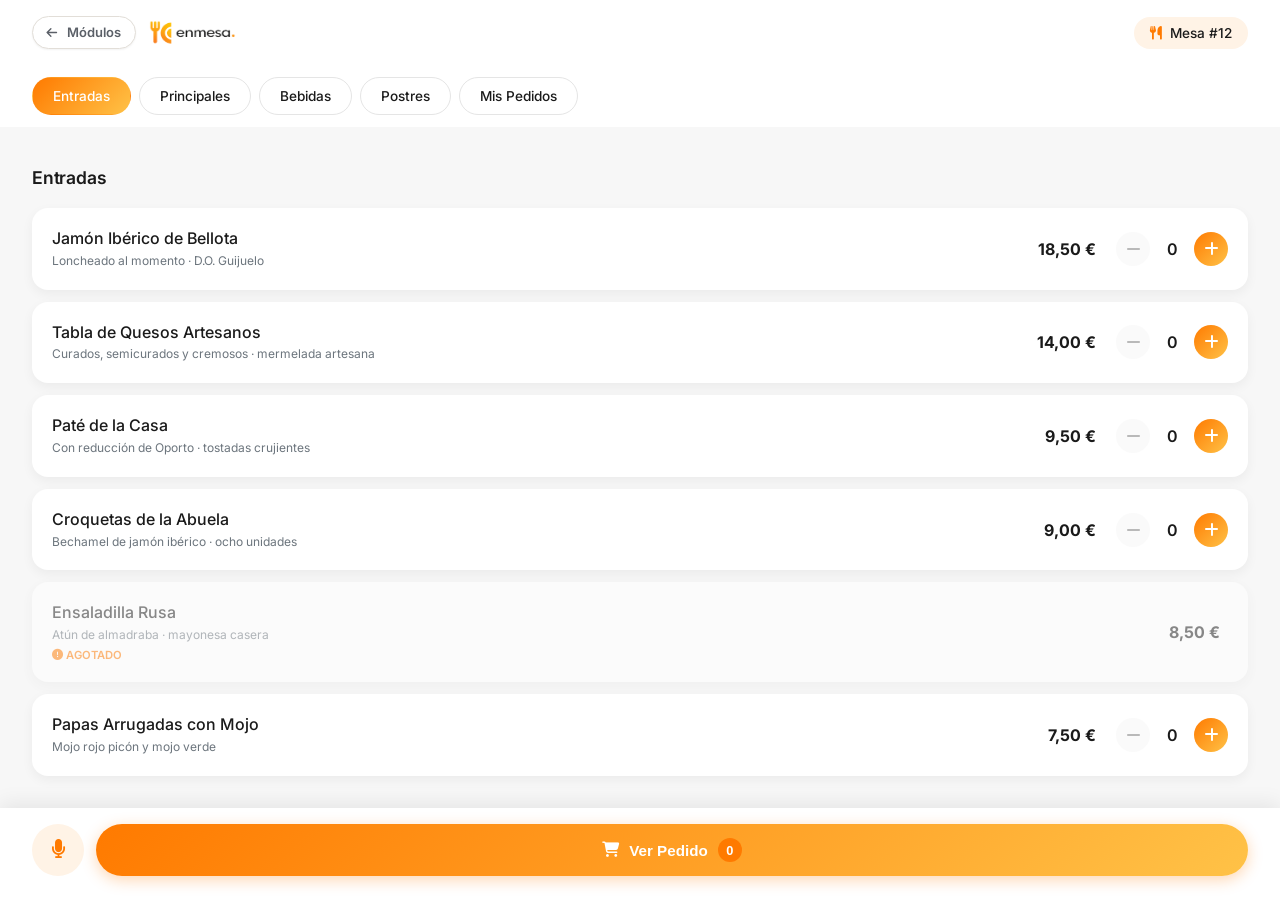
<file: cliente.html>
<!DOCTYPE html>
<html lang="es">
<head>
  <meta charset="UTF-8" />
  <meta name="viewport" content="width=device-width, initial-scale=1.0, viewport-fit=cover, maximum-scale=1.0, user-scalable=no" />
  <meta name="apple-mobile-web-app-capable" content="yes" />
  <meta name="apple-mobile-web-app-status-bar-style" content="default" />
  <meta name="theme-color" content="#ffffff" />
  <title>enmesa. — Mesa #12</title>
  <link href="https://fonts.googleapis.com/css2?family=Inter:wght@300;400;500;600;700&display=swap" rel="stylesheet" />
  <link rel="stylesheet" href="https://cdnjs.cloudflare.com/ajax/libs/font-awesome/6.4.0/css/all.min.css" />
  <link rel="stylesheet" href="cliente.css" />
  <link rel="stylesheet" href="volver.css" />
</head>
<body>

  <!-- NOTIFICACIONES -->
  <div class="notification-container" id="notifications"></div>

  <!-- HEADER BLANCO CON LOGO -->
  <header class="top-bar">
    <div class="top-bar-inner">
      <a href="index.html" class="demo-volver" title="Volver al selector de módulos"><svg viewBox="0 0 24 24" fill="none" stroke="currentColor" stroke-width="2.2" stroke-linecap="round" stroke-linejoin="round" aria-hidden="true"><path d="M20 12H5M11 6l-6 6 6 6"/></svg><span>Módulos</span></a>
      <a href="landing.html" class="top-bar-logo-wrap">
        <img class="top-bar-logo" src="Fotos/Logo_enmesa.png" alt="enmesa." />
      </a>
      <span class="mesa-info"><i class="fas fa-utensils"></i> Mesa #12</span>
    </div>
  </header>
  
  <!-- TABS DE CATEGORÍAS -->
  <nav class="cat-nav">
    <button class="cat-pill active" data-target="entradas">Entradas</button>
    <button class="cat-pill" data-target="principales">Principales</button>
    <button class="cat-pill" data-target="bebidas">Bebidas</button>
    <button class="cat-pill" data-target="postres">Postres</button>
    <button class="cat-pill" data-target="pedidos">Mis Pedidos</button>
  </nav>

  <!-- CONTENIDO -->
  <main class="menu-content">

    <!-- ══ MIS PEDIDOS ══ -->
    <section id="pedidos" class="menu-section">
      <h2 class="section-title">Estado de tus Pedidos</h2>
      
      <div id="active-orders">
        <!-- Los pedidos activos aparecerán aquí -->
        <div class="cart-empty" id="no-orders">
          <i class="fas fa-clipboard-list"></i>
          <p>Aún no tienes pedidos activos</p>
          <p style="font-size: 0.8rem; margin-top: 8px;">Explora el menú para realizar tu primer pedido</p>
        </div>
      </div>
    </section>

    <!-- ══ ENTRADAS ══ -->
    <section id="entradas" class="menu-section active">
      <h2 class="section-title">Entradas</h2>
      <ul class="dish-list">
        <li class="dish" data-id="1" data-name="Jamón Ibérico de Bellota" data-price="18.50">
          <div class="dish-info">
            <span class="dish-name">Jamón Ibérico de Bellota</span>
            <span class="dish-sub">Loncheado al momento · D.O. Guijuelo</span>
          </div>
          <span class="dish-price">18,50 €</span>
          <div class="qty-controls">
            <button class="qty-btn minus" disabled><i class="fas fa-minus"></i></button>
            <span class="qty-value">0</span>
            <button class="qty-btn plus"><i class="fas fa-plus"></i></button>
          </div>
        </li>
        <li class="dish" data-id="2" data-name="Tabla de Quesos Artesanos" data-price="14.00">
          <div class="dish-info">
            <span class="dish-name">Tabla de Quesos Artesanos</span>
            <span class="dish-sub">Curados, semicurados y cremosos · mermelada artesana</span>
          </div>
          <span class="dish-price">14,00 €</span>
          <div class="qty-controls">
            <button class="qty-btn minus" disabled><i class="fas fa-minus"></i></button>
            <span class="qty-value">0</span>
            <button class="qty-btn plus"><i class="fas fa-plus"></i></button>
          </div>
        </li>
        <li class="dish" data-id="3" data-name="Paté de la Casa" data-price="9.50">
          <div class="dish-info">
            <span class="dish-name">Paté de la Casa</span>
            <span class="dish-sub">Con reducción de Oporto · tostadas crujientes</span>
          </div>
          <span class="dish-price">9,50 €</span>
          <div class="qty-controls">
            <button class="qty-btn minus" disabled><i class="fas fa-minus"></i></button>
            <span class="qty-value">0</span>
            <button class="qty-btn plus"><i class="fas fa-plus"></i></button>
          </div>
        </li>
        <li class="dish" data-id="4" data-name="Croquetas de la Abuela" data-price="9.00">
          <div class="dish-info">
            <span class="dish-name">Croquetas de la Abuela</span>
            <span class="dish-sub">Bechamel de jamón ibérico · ocho unidades</span>
          </div>
          <span class="dish-price">9,00 €</span>
          <div class="qty-controls">
            <button class="qty-btn minus" disabled><i class="fas fa-minus"></i></button>
            <span class="qty-value">0</span>
            <button class="qty-btn plus"><i class="fas fa-plus"></i></button>
          </div>
        </li>
        <li class="dish out-of-stock" data-id="5" data-name="Ensaladilla Rusa" data-price="8.50">
          <div class="dish-info">
            <span class="dish-name">Ensaladilla Rusa</span>
            <span class="dish-sub">Atún de almadraba · mayonesa casera</span>
            <span class="out-of-stock-badge"><i class="fas fa-exclamation-circle"></i> Agotado</span>
          </div>
          <span class="dish-price">8,50 €</span>
        </li>
        <li class="dish" data-id="6" data-name="Papas Arrugadas con Mojo" data-price="7.50">
          <div class="dish-info">
            <span class="dish-name">Papas Arrugadas con Mojo</span>
            <span class="dish-sub">Mojo rojo picón y mojo verde</span>
          </div>
          <span class="dish-price">7,50 €</span>
          <div class="qty-controls">
            <button class="qty-btn minus" disabled><i class="fas fa-minus"></i></button>
            <span class="qty-value">0</span>
            <button class="qty-btn plus"><i class="fas fa-plus"></i></button>
          </div>
        </li>
      </ul>
    </section>

    <!-- ══ PLATOS PRINCIPALES ══ -->
    <section id="principales" class="menu-section">
      <h2 class="section-title">Platos Principales</h2>
      <ul class="dish-list">
        <li class="dish" data-id="10" data-name="Huevos Rotos con Jamón" data-price="14.00">
          <div class="dish-info">
            <span class="dish-name">Huevos Rotos con Jamón</span>
            <span class="dish-sub">Huevos de corral · patatas fritas · jamón ibérico</span>
          </div>
          <span class="dish-price">14,00 €</span>
          <div class="qty-controls">
            <button class="qty-btn minus" disabled><i class="fas fa-minus"></i></button>
            <span class="qty-value">0</span>
            <button class="qty-btn plus"><i class="fas fa-plus"></i></button>
          </div>
        </li>
        <li class="dish" data-id="11" data-name="Bacalao Dorado" data-price="17.50">
          <div class="dish-info">
            <span class="dish-name">Bacalao Dorado</span>
            <span class="dish-sub">Patata paja · huevo revuelto · aceitunas negras</span>
          </div>
          <span class="dish-price">17,50 €</span>
          <div class="qty-controls">
            <button class="qty-btn minus" disabled><i class="fas fa-minus"></i></button>
            <span class="qty-value">0</span>
            <button class="qty-btn plus"><i class="fas fa-plus"></i></button>
          </div>
        </li>
        <li class="dish" data-id="12" data-name="Solomillo al Ajo Tostado" data-price="24.00">
          <div class="dish-info">
            <span class="dish-name">Solomillo al Ajo Tostado</span>
            <span class="dish-sub">Salsa de ajo tostado · guarnición de temporada</span>
          </div>
          <span class="dish-price">24,00 €</span>
          <div class="qty-controls">
            <button class="qty-btn minus" disabled><i class="fas fa-minus"></i></button>
            <span class="qty-value">0</span>
            <button class="qty-btn plus"><i class="fas fa-plus"></i></button>
          </div>
        </li>
        <li class="dish" data-id="13" data-name="Entrecot a la Brasa" data-price="22.00">
          <div class="dish-info">
            <span class="dish-name">Entrecot a la Brasa</span>
            <span class="dish-sub">Entrecot de añojo · sal gruesa · chimichurri</span>
          </div>
          <span class="dish-price">22,00 €</span>
          <div class="qty-controls">
            <button class="qty-btn minus" disabled><i class="fas fa-minus"></i></button>
            <span class="qty-value">0</span>
            <button class="qty-btn plus"><i class="fas fa-plus"></i></button>
          </div>
        </li>
        <li class="dish" data-id="14" data-name="Chuletón de Buey" data-price="38.00">
          <div class="dish-info">
            <span class="dish-name">Chuletón de Buey</span>
            <span class="dish-sub">Madurado 30 días · sal en escamas · pimientos</span>
          </div>
          <span class="dish-price">38,00 €</span>
          <div class="qty-controls">
            <button class="qty-btn minus" disabled><i class="fas fa-minus"></i></button>
            <span class="qty-value">0</span>
            <button class="qty-btn plus"><i class="fas fa-plus"></i></button>
          </div>
        </li>
      </ul>
    </section>

    <!-- ══ BEBIDAS ══ -->
    <section id="bebidas" class="menu-section">
      <h2 class="section-title">Bebidas</h2>

      <p class="drinks-label">Refrescos</p>
      <ul class="dish-list">
        <li class="dish" data-id="20" data-name="Coca-Cola" data-price="2.50">
          <div class="dish-info"><span class="dish-name">Coca-Cola</span></div>
          <span class="dish-price">2,50 €</span>
          <div class="qty-controls">
            <button class="qty-btn minus" disabled><i class="fas fa-minus"></i></button>
            <span class="qty-value">0</span>
            <button class="qty-btn plus"><i class="fas fa-plus"></i></button>
          </div>
        </li>
        <li class="dish" data-id="21" data-name="Fanta Naranja" data-price="2.50">
          <div class="dish-info"><span class="dish-name">Fanta Naranja</span></div>
          <span class="dish-price">2,50 €</span>
          <div class="qty-controls">
            <button class="qty-btn minus" disabled><i class="fas fa-minus"></i></button>
            <span class="qty-value">0</span>
            <button class="qty-btn plus"><i class="fas fa-plus"></i></button>
          </div>
        </li>
        <li class="dish" data-id="22" data-name="Agua Mineral" data-price="2.00">
          <div class="dish-info"><span class="dish-name">Agua Mineral</span><span class="dish-sub">50cl</span></div>
          <span class="dish-price">2,00 €</span>
          <div class="qty-controls">
            <button class="qty-btn minus" disabled><i class="fas fa-minus"></i></button>
            <span class="qty-value">0</span>
            <button class="qty-btn plus"><i class="fas fa-plus"></i></button>
          </div>
        </li>
      </ul>

      <p class="drinks-label">Cervezas</p>
      <ul class="dish-list">
        <li class="dish" data-id="25" data-name="Victoria Caña" data-price="2.00">
          <div class="dish-info">
            <span class="dish-name">Victoria — Caña</span>
            <span class="dish-sub">Barril · 20 cl</span>
          </div>
          <span class="dish-price">2,00 €</span>
          <div class="qty-controls">
            <button class="qty-btn minus" disabled><i class="fas fa-minus"></i></button>
            <span class="qty-value">0</span>
            <button class="qty-btn plus"><i class="fas fa-plus"></i></button>
          </div>
        </li>
        <li class="dish" data-id="26" data-name="Victoria Tercio" data-price="2.80">
          <div class="dish-info">
            <span class="dish-name">Victoria — Tercio</span>
            <span class="dish-sub">Botella · 33 cl</span>
          </div>
          <span class="dish-price">2,80 €</span>
          <div class="qty-controls">
            <button class="qty-btn minus" disabled><i class="fas fa-minus"></i></button>
            <span class="qty-value">0</span>
            <button class="qty-btn plus"><i class="fas fa-plus"></i></button>
          </div>
        </li>
      </ul>

      <p class="drinks-label">Vinos</p>
      <ul class="dish-list">
        <li class="dish" data-id="30" data-name="Vino de la Casa (Copa)" data-price="3.50">
          <div class="dish-info">
            <span class="dish-name">Vino de la Casa — Copa</span>
            <span class="dish-sub">Tinto · Blanco · Rosado</span>
          </div>
          <span class="dish-price">3,50 €</span>
          <div class="qty-controls">
            <button class="qty-btn minus" disabled><i class="fas fa-minus"></i></button>
            <span class="qty-value">0</span>
            <button class="qty-btn plus"><i class="fas fa-plus"></i></button>
          </div>
        </li>
        <li class="dish" data-id="31" data-name="Vino de la Casa (Botella)" data-price="12.00">
          <div class="dish-info">
            <span class="dish-name">Vino de la Casa — Botella</span>
            <span class="dish-sub">Tinto · Blanco · Rosado</span>
          </div>
          <span class="dish-price">12,00 €</span>
          <div class="qty-controls">
            <button class="qty-btn minus" disabled><i class="fas fa-minus"></i></button>
            <span class="qty-value">0</span>
            <button class="qty-btn plus"><i class="fas fa-plus"></i></button>
          </div>
        </li>
      </ul>
    </section>

    <!-- ══ POSTRES ══ -->
    <section id="postres" class="menu-section">
      <h2 class="section-title">Postres</h2>
      <ul class="dish-list">
        <li class="dish" data-id="40" data-name="Coulant de Chocolate" data-price="7.50">
          <div class="dish-info">
            <span class="dish-name">Coulant de Chocolate</span>
            <span class="dish-sub">Corazón fundente · helado de vainilla · frambuesas</span>
          </div>
          <span class="dish-price">7,50 €</span>
          <div class="qty-controls">
            <button class="qty-btn minus" disabled><i class="fas fa-minus"></i></button>
            <span class="qty-value">0</span>
            <button class="qty-btn plus"><i class="fas fa-plus"></i></button>
          </div>
        </li>
        <li class="dish" data-id="41" data-name="Tarta de Queso" data-price="6.50">
          <div class="dish-info">
            <span class="dish-name">Tarta de Queso al Horno</span>
            <span class="dish-sub">Receta vasca · mermelada de frutos rojos</span>
          </div>
          <span class="dish-price">6,50 €</span>
          <div class="qty-controls">
            <button class="qty-btn minus" disabled><i class="fas fa-minus"></i></button>
            <span class="qty-value">0</span>
            <button class="qty-btn plus"><i class="fas fa-plus"></i></button>
          </div>
        </li>
        <li class="dish" data-id="42" data-name="Flan Casero" data-price="5.50">
          <div class="dish-info">
            <span class="dish-name">Flan Casero</span>
            <span class="dish-sub">Caramelo tostado · nata montada</span>
          </div>
          <span class="dish-price">5,50 €</span>
          <div class="qty-controls">
            <button class="qty-btn minus" disabled><i class="fas fa-minus"></i></button>
            <span class="qty-value">0</span>
            <button class="qty-btn plus"><i class="fas fa-plus"></i></button>
          </div>
        </li>
        <li class="dish" data-id="43" data-name="Crema Catalana" data-price="6.00">
          <div class="dish-info">
            <span class="dish-name">Crema Catalana</span>
            <span class="dish-sub">Costra de azúcar quemado · naranja confitada</span>
          </div>
          <span class="dish-price">6,00 €</span>
          <div class="qty-controls">
            <button class="qty-btn minus" disabled><i class="fas fa-minus"></i></button>
            <span class="qty-value">0</span>
            <button class="qty-btn plus"><i class="fas fa-plus"></i></button>
          </div>
        </li>
      </ul>
    </section>

  </main>

  <!-- BARRA INFERIOR -->
  <div class="bottom-bar">
    <button class="voice-btn" id="voiceBtn" title="Pedir por voz">
      <i class="fas fa-microphone"></i>
    </button>
    <button class="cart-btn" id="cartBtn">
      <i class="fas fa-shopping-cart"></i>
      <span>Ver Pedido</span>
      <span class="cart-count" id="cartCount">0</span>
    </button>
  </div>

  <!-- MODAL CARRITO -->
  <div class="modal-overlay" id="cartModal">
    <div class="modal">
      <div class="modal-header">
        <span class="modal-title">Tu Pedido</span>
        <button class="modal-close" id="closeCart">&times;</button>
      </div>
      <div class="modal-body" id="cartBody">
        <div class="cart-empty">
          <i class="fas fa-shopping-basket"></i>
          <p>Tu carrito está vacío</p>
        </div>
      </div>
      <div class="modal-footer">
        <div class="time-estimate" id="timeEstimate">
          <i class="fas fa-clock"></i>
          <span>Tiempo estimado: <strong>15-20 min</strong></span>
        </div>
        <div class="cart-total">
          <span>Total</span>
          <span id="cartTotal">0,00 €</span>
        </div>
        <button class="confirm-order-btn" id="confirmOrder" disabled>
          <i class="fas fa-check"></i> Confirmar Pedido
        </button>
      </div>
    </div>
  </div>

  <!-- MODAL VOZ -->
  <div class="voice-modal" id="voiceModal">
    <div class="voice-content">
      <div class="voice-icon">
        <i class="fas fa-microphone"></i>
      </div>
      <p class="voice-text">Escuchando...</p>
      <p class="voice-transcript" id="voiceTranscript">Di lo que quieres pedir</p>
      <button class="voice-cancel" id="voiceCancel">Cancelar</button>
    </div>
  </div>

  <script>
    // ════════════════════════════════════════════════════════════════════════
    // ESTADO DE LA APLICACIÓN
    // ════════════════════════════════════════════════════════════════════════
    
    const cart = {};
    const orders = [];
    let orderCounter = 1;
    
    // ════════════════════════════════════════════════════════════════════════
    // ELEMENTOS DOM
    // ════════════════════════════════════════════════════════════════════════
    
    const pills = document.querySelectorAll('.cat-pill');
    const sections = document.querySelectorAll('.menu-section');
    const cartBtn = document.getElementById('cartBtn');
    const cartModal = document.getElementById('cartModal');
    const closeCart = document.getElementById('closeCart');
    const cartBody = document.getElementById('cartBody');
    const cartCount = document.getElementById('cartCount');
    const cartTotal = document.getElementById('cartTotal');
    const confirmOrder = document.getElementById('confirmOrder');
    const voiceBtn = document.getElementById('voiceBtn');
    const voiceModal = document.getElementById('voiceModal');
    const voiceCancel = document.getElementById('voiceCancel');
    const voiceTranscript = document.getElementById('voiceTranscript');
    const notificationsContainer = document.getElementById('notifications');
    const activeOrdersContainer = document.getElementById('active-orders');
    const noOrdersMsg = document.getElementById('no-orders');
    
    // ════════════════════════════════════════════════════════════════════════
    // NAVEGACIÓN POR CATEGORÍAS
    // ════════════════════════════════════════════════════════════════════════
    
    pills.forEach(pill => {
      pill.addEventListener('click', () => {
        pills.forEach(p => p.classList.remove('active'));
        sections.forEach(s => s.classList.remove('active'));
        pill.classList.add('active');
        document.getElementById(pill.dataset.target).classList.add('active');
        document.querySelector('.menu-content').scrollTop = 0;
      });
    });
    
    // ════════════════════════════════════════════════════════════════════════
    // CONTROL DE CANTIDADES
    // ════════════════════════════════════════════════════════════════════════
    
    document.querySelectorAll('.dish:not(.out-of-stock)').forEach(dish => {
      const plusBtn = dish.querySelector('.qty-btn.plus');
      const minusBtn = dish.querySelector('.qty-btn.minus');
      const qtyValue = dish.querySelector('.qty-value');
      
      if (!plusBtn || !minusBtn || !qtyValue) return;
      
      const id = dish.dataset.id;
      const name = dish.dataset.name;
      const price = parseFloat(dish.dataset.price);
      
      plusBtn.addEventListener('click', () => {
        if (!cart[id]) {
          cart[id] = { name, price, qty: 0 };
        }
        cart[id].qty++;
        qtyValue.textContent = cart[id].qty;
        minusBtn.disabled = false;
        updateCart();
      });
      
      minusBtn.addEventListener('click', () => {
        if (cart[id] && cart[id].qty > 0) {
          cart[id].qty--;
          qtyValue.textContent = cart[id].qty;
          if (cart[id].qty === 0) {
            delete cart[id];
            minusBtn.disabled = true;
          }
          updateCart();
        }
      });
    });
    
    // ════════════════════════════════════════════════════════════════════════
    // CARRITO
    // ════════════════════════════════════════════════════════════════════════
    
    function updateCart() {
      let total = 0;
      let count = 0;
      
      Object.values(cart).forEach(item => {
        total += item.price * item.qty;
        count += item.qty;
      });
      
      cartCount.textContent = count;
      cartTotal.textContent = total.toFixed(2).replace('.', ',') + ' €';
      confirmOrder.disabled = count === 0;
      
      // Actualizar tiempo estimado basado en cantidad
      const timeEstimate = document.getElementById('timeEstimate');
      if (count === 0) {
        timeEstimate.innerHTML = '<i class="fas fa-clock"></i><span>Agrega productos a tu pedido</span>';
      } else if (count <= 3) {
        timeEstimate.innerHTML = '<i class="fas fa-clock"></i><span>Tiempo estimado: <strong>10-15 min</strong></span>';
      } else if (count <= 6) {
        timeEstimate.innerHTML = '<i class="fas fa-clock"></i><span>Tiempo estimado: <strong>15-25 min</strong></span>';
      } else {
        timeEstimate.innerHTML = '<i class="fas fa-clock"></i><span>Tiempo estimado: <strong>25-35 min</strong></span>';
      }
      
      renderCartItems();
    }
    
    function renderCartItems() {
      const items = Object.entries(cart).filter(([_, item]) => item.qty > 0);
      
      if (items.length === 0) {
        cartBody.innerHTML = `
          <div class="cart-empty">
            <i class="fas fa-shopping-basket"></i>
            <p>Tu carrito está vacío</p>
          </div>
        `;
        return;
      }
      
      cartBody.innerHTML = items.map(([id, item]) => `
        <div class="cart-item" data-id="${id}">
          <div class="qty-controls" style="margin-right: 10px;">
            <button class="qty-btn minus cart-minus" data-id="${id}"><i class="fas fa-minus"></i></button>
            <span class="qty-value">${item.qty}</span>
            <button class="qty-btn plus cart-plus" data-id="${id}"><i class="fas fa-plus"></i></button>
          </div>
          <div class="cart-item-info">
            <div class="cart-item-name">${item.name}</div>
            <div class="cart-item-price">${item.price.toFixed(2).replace('.', ',')} € c/u</div>
          </div>
          <span class="cart-item-total">${(item.price * item.qty).toFixed(2).replace('.', ',')} €</span>
          <button class="remove-item" data-id="${id}"><i class="fas fa-trash"></i></button>
        </div>
      `).join('');
      
      // Event listeners para controles del carrito
      cartBody.querySelectorAll('.cart-plus').forEach(btn => {
        btn.addEventListener('click', () => {
          const id = btn.dataset.id;
          cart[id].qty++;
          syncDishQty(id);
          updateCart();
        });
      });
      
      cartBody.querySelectorAll('.cart-minus').forEach(btn => {
        btn.addEventListener('click', () => {
          const id = btn.dataset.id;
          if (cart[id].qty > 1) {
            cart[id].qty--;
          } else {
            delete cart[id];
          }
          syncDishQty(id);
          updateCart();
        });
      });
      
      cartBody.querySelectorAll('.remove-item').forEach(btn => {
        btn.addEventListener('click', () => {
          const id = btn.dataset.id;
          delete cart[id];
          syncDishQty(id);
          updateCart();
        });
      });
    }
    
    function syncDishQty(id) {
      const dish = document.querySelector(`.dish[data-id="${id}"]`);
      if (dish) {
        const qtyValue = dish.querySelector('.qty-value');
        const minusBtn = dish.querySelector('.qty-btn.minus');
        if (qtyValue) {
          qtyValue.textContent = cart[id] ? cart[id].qty : 0;
        }
        if (minusBtn) {
          minusBtn.disabled = !cart[id] || cart[id].qty === 0;
        }
      }
    }
    
    // Modal carrito
    cartBtn.addEventListener('click', () => {
      cartModal.classList.add('active');
    });
    
    closeCart.addEventListener('click', () => {
      cartModal.classList.remove('active');
    });
    
    cartModal.addEventListener('click', (e) => {
      if (e.target === cartModal) {
        cartModal.classList.remove('active');
      }
    });
    
    // ════════════════════════════════════════════════════════════════════════
    // CONFIRMAR PEDIDO
    // ════════════════════════════════════════════════════════════════════════
    
    confirmOrder.addEventListener('click', () => {
      const items = Object.entries(cart).filter(([_, item]) => item.qty > 0);
      if (items.length === 0) return;
      
      const orderNumber = `#${String(orderCounter++).padStart(3, '0')}`;
      const total = Object.values(cart).reduce((sum, item) => sum + (item.price * item.qty), 0);
      const itemCount = Object.values(cart).reduce((sum, item) => sum + item.qty, 0);
      
      const order = {
        number: orderNumber,
        items: items.map(([id, item]) => ({ ...item, id })),
        total,
        status: 'pending',
        timestamp: new Date(),
        estimatedTime: itemCount <= 3 ? '10-15' : itemCount <= 6 ? '15-25' : '25-35'
      };
      
      orders.push(order);
      
      // Limpiar carrito
      Object.keys(cart).forEach(id => {
        delete cart[id];
        syncDishQty(id);
      });
      updateCart();
      
      // Cerrar modal y mostrar notificación
      cartModal.classList.remove('active');
      showNotification('success', 'Pedido Confirmado', `Tu pedido ${orderNumber} ha sido enviado a cocina`);
      
      // Actualizar vista de pedidos
      renderOrders();
      
      // Simular cambios de estado
      simulateOrderProgress(order);
    });
    
    // ════════════════════════════════════════════════════════════════════════
    // PEDIDOS ACTIVOS
    // ════════════════════════════════════════════════════════════════════════
    
    function renderOrders() {
      if (orders.length === 0) {
        noOrdersMsg.style.display = 'block';
        return;
      }
      
      noOrdersMsg.style.display = 'none';
      
      const ordersHTML = orders.map(order => {
        const statusClass = order.status;
        const statusText = order.status === 'pending' ? 'Pendiente' :
                          order.status === 'preparing' ? 'Preparando' : 'Listo';
        const progressSteps = order.status === 'pending' ? [true, false, false] :
                              order.status === 'preparing' ? [true, true, false] : [true, true, true];
        
        return `
          <div class="order-status-card">
            <div class="order-status-header">
              <span class="order-number">Pedido ${order.number}</span>
              <span class="order-status-badge ${statusClass}">${statusText}</span>
            </div>
            <div class="order-progress">
              <div class="progress-step ${progressSteps[0] ? 'completed' : ''}"></div>
              <div class="progress-step ${progressSteps[1] ? 'completed' : ''} ${order.status === 'preparing' ? 'active' : ''}"></div>
              <div class="progress-step ${progressSteps[2] ? 'completed' : ''}"></div>
            </div>
            <div style="margin-bottom: 12px;">
              ${order.items.map(item => `
                <div style="font-size: 0.85rem; color: var(--text-muted); padding: 2px 0;">
                  ${item.qty}x ${item.name}
                </div>
              `).join('')}
            </div>
            <div class="order-time-info">
              <i class="fas fa-clock"></i>
              <span>Tiempo estimado: ${order.estimatedTime} min</span>
            </div>
          </div>
        `;
      }).join('');
      
      activeOrdersContainer.innerHTML = ordersHTML + `<div class="cart-empty" id="no-orders" style="display: none;">
        <i class="fas fa-clipboard-list"></i>
        <p>Aún no tienes pedidos activos</p>
      </div>`;
    }
    
    function simulateOrderProgress(order) {
      // Simular: Pendiente -> Preparando (5s) -> Listo (15s)
      setTimeout(() => {
        order.status = 'preparing';
        renderOrders();
        showNotification('info', 'En Preparación', `Tu pedido ${order.number} está siendo preparado`);
      }, 5000);
      
      setTimeout(() => {
        order.status = 'ready';
        renderOrders();
        showNotification('success', '¡Pedido Listo!', `Tu pedido ${order.number} está listo para servir`);
      }, 15000);
    }
    
    // ════════════════════════════════════════════════════════════════════════
    // NOTIFICACIONES
    // ════════════════════════════════════════════════════════════════════════
    
    function showNotification(type, title, message) {
      const icons = {
        success: 'fa-check-circle',
        warning: 'fa-exclamation-triangle',
        error: 'fa-times-circle',
        info: 'fa-info-circle'
      };
      
      const notification = document.createElement('div');
      notification.className = `notification ${type}`;
      notification.innerHTML = `
        <i class="fas ${icons[type]} notification-icon"></i>
        <div class="notification-content">
          <div class="notification-title">${title}</div>
          <div class="notification-message">${message}</div>
        </div>
        <button class="notification-close">&times;</button>
      `;
      
      notificationsContainer.appendChild(notification);
      
      notification.querySelector('.notification-close').addEventListener('click', () => {
        notification.remove();
      });
      
      // Auto-remove después de 5 segundos
      setTimeout(() => {
        if (notification.parentElement) {
          notification.remove();
        }
      }, 5000);
    }
    
    // Simular notificación de stock al cargar
    setTimeout(() => {
      showNotification('warning', 'Producto Agotado', 'La Ensaladilla Rusa no está disponible hoy');
    }, 2000);
    
    // ════════════════════════════════════════════════════════════════════════
    // RECONOCIMIENTO DE VOZ
    // ════════════════════════════════════════════════════════════════════════
    
    let recognition = null;
    
    if ('webkitSpeechRecognition' in window || 'SpeechRecognition' in window) {
      const SpeechRecognition = window.SpeechRecognition || window.webkitSpeechRecognition;
      recognition = new SpeechRecognition();
      recognition.lang = 'es-ES';
      recognition.continuous = false;
      recognition.interimResults = true;
      
      recognition.onstart = () => {
        voiceModal.classList.add('active');
        voiceBtn.classList.add('listening');
        voiceTranscript.textContent = 'Escuchando...';
      };
      
      recognition.onresult = (event) => {
        const transcript = Array.from(event.results)
          .map(result => result[0].transcript)
          .join('');
        voiceTranscript.textContent = `"${transcript}"`;
        
        if (event.results[0].isFinal) {
          processVoiceCommand(transcript.toLowerCase());
        }
      };
      
      recognition.onerror = (event) => {
        console.error('Error de reconocimiento:', event.error);
        voiceModal.classList.remove('active');
        voiceBtn.classList.remove('listening');
        showNotification('error', 'Error de voz', 'No se pudo reconocer el comando');
      };
      
      recognition.onend = () => {
        voiceBtn.classList.remove('listening');
        setTimeout(() => {
          voiceModal.classList.remove('active');
        }, 1500);
      };
    }
    
    voiceBtn.addEventListener('click', () => {
      if (recognition) {
        recognition.start();
      } else {
        showNotification('error', 'No disponible', 'El reconocimiento de voz no está disponible en este navegador');
      }
    });
    
    voiceCancel.addEventListener('click', () => {
      if (recognition) {
        recognition.stop();
      }
      voiceModal.classList.remove('active');
    });
    
    function processVoiceCommand(text) {
      // Diccionario de productos para búsqueda por voz
      const products = {
        'jamón': '1', 'jamon': '1', 'ibérico': '1', 'iberico': '1',
        'queso': '2', 'quesos': '2', 'tabla': '2',
        'paté': '3', 'pate': '3',
        'croqueta': '4', 'croquetas': '4',
        'papas': '6', 'patatas': '6', 'mojo': '6',
        'huevos': '10', 'huevos rotos': '10',
        'bacalao': '11',
        'solomillo': '12',
        'entrecot': '13', 'entrecote': '13',
        'chuletón': '14', 'chuleton': '14',
        'coca cola': '20', 'cocacola': '20', 'cola': '20',
        'fanta': '21', 'naranja': '21',
        'agua': '22',
        'cerveza': '25', 'caña': '25',
        'tercio': '26',
        'vino': '30', 'copa de vino': '30',
        'botella de vino': '31',
        'coulant': '40', 'chocolate': '40',
        'tarta': '41', 'tarta de queso': '41',
        'flan': '42',
        'crema catalana': '43', 'catalana': '43'
      };
      
      // Buscar cantidad en el texto
      const numberMatch = text.match(/(\d+|un|una|dos|tres|cuatro|cinco)/);
      let quantity = 1;
      if (numberMatch) {
        const numWords = { 'un': 1, 'una': 1, 'dos': 2, 'tres': 3, 'cuatro': 4, 'cinco': 5 };
        quantity = numWords[numberMatch[1]] || parseInt(numberMatch[1]) || 1;
      }
      
      // Buscar producto
      let foundProduct = null;
      for (const [keyword, id] of Object.entries(products)) {
        if (text.includes(keyword)) {
          foundProduct = id;
          break;
        }
      }
      
      if (foundProduct) {
        const dish = document.querySelector(`.dish[data-id="${foundProduct}"]`);
        if (dish && !dish.classList.contains('out-of-stock')) {
          const name = dish.dataset.name;
          const price = parseFloat(dish.dataset.price);
          
          if (!cart[foundProduct]) {
            cart[foundProduct] = { name, price, qty: 0 };
          }
          cart[foundProduct].qty += quantity;
          syncDishQty(foundProduct);
          updateCart();
          
          showNotification('success', 'Añadido por voz', `${quantity}x ${name} añadido al pedido`);
        } else {
          showNotification('warning', 'No disponible', 'Este producto no está disponible');
        }
      } else {
        showNotification('warning', 'No encontrado', 'No se encontró el producto. Intenta de nuevo.');
      }
    }
    
    // Inicializar
    updateCart();
    
    // Verificar si viene de landing con voz activada
    if (sessionStorage.getItem('activateVoice') === 'true') {
      sessionStorage.removeItem('activateVoice');
      setTimeout(() => {
        if (recognition) {
          recognition.start();
        }
      }, 500);
    }
  </script>

</body>
</html>
</file>
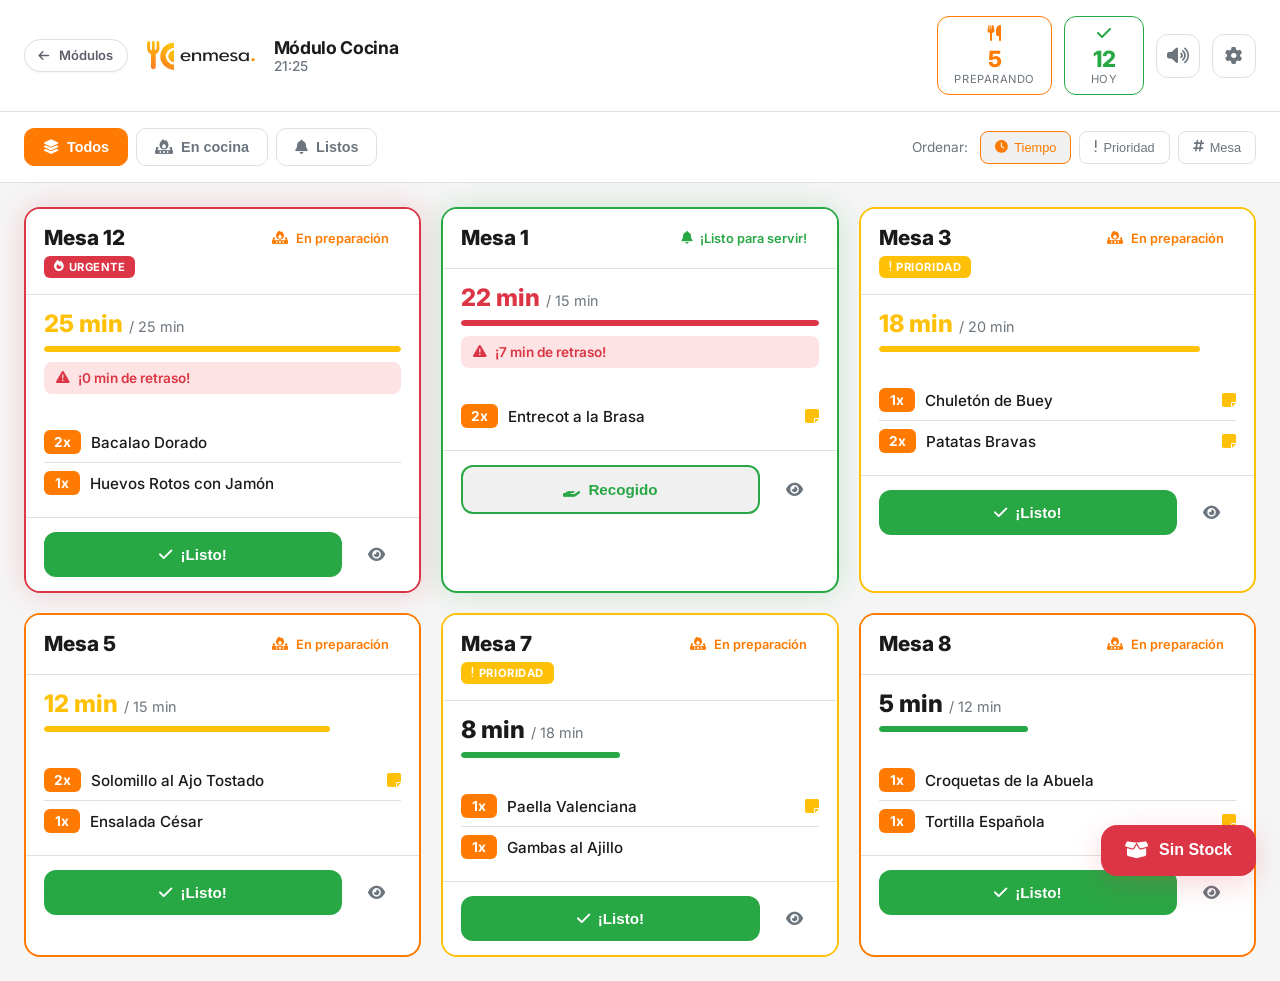
<file: cocina.html>
<!DOCTYPE html>
<html lang="es">
<head>
    <meta charset="UTF-8">
    <meta name="viewport" content="width=device-width, initial-scale=1.0, maximum-scale=1.0, user-scalable=no">
    <meta name="theme-color" content="#FF7A00">
    <title>enmesa. — Cocina</title>
    <link href="https://fonts.googleapis.com/css2?family=Inter:wght@400;500;600;700;800&display=swap" rel="stylesheet">
    <link rel="stylesheet" href="https://cdnjs.cloudflare.com/ajax/libs/font-awesome/6.4.0/css/all.min.css">
    <link rel="stylesheet" href="cocina.css">
    <link rel="stylesheet" href="volver.css">
</head>
<body>
    <!-- ══════════════════════════════════════════════════════════════════════
         HEADER
         ══════════════════════════════════════════════════════════════════════ -->
    <header class="header">
        <div class="header-left">
            <a href="index.html" class="demo-volver" title="Volver al selector de módulos"><svg viewBox="0 0 24 24" fill="none" stroke="currentColor" stroke-width="2.2" stroke-linecap="round" stroke-linejoin="round" aria-hidden="true"><path d="M20 12H5M11 6l-6 6 6 6"/></svg><span>Módulos</span></a>
            <img src="Fotos/Logo_enmesa.png" alt="enmesa." class="header-logo">
            <div class="header-info">
                <h1 class="header-title">Módulo Cocina</h1>
                <span class="header-time" id="currentTime">--:--</span>
            </div>
        </div>
        <div class="header-right">
            <div class="stats-badge active">
                <i class="fas fa-utensils"></i>
                <span id="statsPreparando">0</span>
                <small>Preparando</small>
            </div>
            <div class="stats-badge completed">
                <i class="fas fa-check"></i>
                <span id="statsCompletados">0</span>
                <small>Hoy</small>
            </div>
            <button class="btn-icon" id="btnSonido" title="Sonido">
                <i class="fas fa-volume-up"></i>
            </button>
            <button class="btn-icon" id="btnConfig" title="Configuración">
                <i class="fas fa-cog"></i>
            </button>
        </div>
    </header>

    <!-- ══════════════════════════════════════════════════════════════════════
         FILTROS Y ORDENACIÓN
         ══════════════════════════════════════════════════════════════════════ -->
    <nav class="filters-bar">
        <div class="filter-tabs">
            <button class="filter-tab active" data-filter="todos">
                <i class="fas fa-layer-group"></i> Todos
            </button>
            <button class="filter-tab" data-filter="preparando">
                <i class="fas fa-fire-burner"></i> En cocina
            </button>
            <button class="filter-tab" data-filter="listo">
                <i class="fas fa-bell"></i> Listos
            </button>
        </div>
        <div class="sort-options">
            <span class="sort-label">Ordenar:</span>
            <button class="sort-btn active" data-sort="tiempo">
                <i class="fas fa-clock"></i> Tiempo
            </button>
            <button class="sort-btn" data-sort="prioridad">
                <i class="fas fa-exclamation"></i> Prioridad
            </button>
            <button class="sort-btn" data-sort="mesa">
                <i class="fas fa-hashtag"></i> Mesa
            </button>
        </div>
    </nav>

    <!-- ══════════════════════════════════════════════════════════════════════
         CONTENIDO PRINCIPAL - COLA DE PEDIDOS
         ══════════════════════════════════════════════════════════════════════ -->
    <main class="main-content">
        <div class="pedidos-grid" id="pedidosGrid">
            <!-- Los pedidos se generan dinámicamente -->
        </div>
        
        <!-- Estado vacío -->
        <div class="empty-state" id="emptyState" style="display: none;">
            <i class="fas fa-check-circle"></i>
            <h3>¡Todo al día!</h3>
            <p>No hay pedidos pendientes en este momento</p>
        </div>
    </main>

    <!-- ══════════════════════════════════════════════════════════════════════
         MODAL - DETALLE DE PEDIDO
         ══════════════════════════════════════════════════════════════════════ -->
    <div class="modal-overlay" id="modalPedido">
        <div class="modal">
            <div class="modal-header">
                <h3 class="modal-title">
                    <i class="fas fa-receipt"></i> 
                    Pedido Mesa <span id="modalMesaNum"></span>
                </h3>
                <button class="modal-close" onclick="cerrarModal('modalPedido')">&times;</button>
            </div>
            <div class="modal-body" id="modalPedidoBody">
                <!-- Contenido dinámico -->
            </div>
        </div>
    </div>

    <!-- ══════════════════════════════════════════════════════════════════════
         MODAL - FALTA DE STOCK
         ══════════════════════════════════════════════════════════════════════ -->
    <div class="modal-overlay" id="modalStock">
        <div class="modal modal-stock">
            <div class="modal-header danger">
                <h3 class="modal-title">
                    <i class="fas fa-exclamation-triangle"></i> 
                    Reportar Falta de Stock
                </h3>
                <button class="modal-close" onclick="cerrarModal('modalStock')">&times;</button>
            </div>
            <div class="modal-body">
                <p class="stock-info">Selecciona el producto sin stock para notificar a sala:</p>
                <input type="text" class="search-input" id="searchStock" placeholder="Buscar producto...">
                <div class="stock-list" id="stockList">
                    <!-- Lista de productos -->
                </div>
                <div class="stock-selected" id="stockSelected" style="display: none;">
                    <h4>Producto seleccionado:</h4>
                    <div class="selected-product" id="selectedProduct"></div>
                    <textarea id="stockNotas" placeholder="Notas adicionales (opcional)..." rows="2"></textarea>
                </div>
            </div>
            <div class="modal-footer">
                <button class="btn secondary" onclick="cerrarModal('modalStock')">Cancelar</button>
                <button class="btn danger" id="btnConfirmarStock" onclick="confirmarFaltaStock()" disabled>
                    <i class="fas fa-exclamation-circle"></i> Confirmar Falta
                </button>
            </div>
        </div>
    </div>

    <!-- ══════════════════════════════════════════════════════════════════════
         TOAST NOTIFICATIONS
         ══════════════════════════════════════════════════════════════════════ -->
    <div class="toast-container" id="toastContainer"></div>

    <!-- ══════════════════════════════════════════════════════════════════════
         BOTÓN FLOTANTE - FALTA DE STOCK
         ══════════════════════════════════════════════════════════════════════ -->
    <button class="fab-stock" id="fabStock" onclick="abrirModalStock()">
        <i class="fas fa-box-open"></i>
        <span>Sin Stock</span>
    </button>

    <!-- AUDIO NOTIFICACIÓN -->
    <audio id="audioNuevoPedido" preload="auto">
        <source src="[data-uri]" type="audio/wav">
    </audio>

    <script>
        // ════════════════════════════════════════════════════════════════════════
        // DATOS SIMULADOS
        // ════════════════════════════════════════════════════════════════════════
        
        let pedidos = [
            {
                id: 1001,
                mesa: 5,
                estado: 'preparando',
                prioridad: 'normal',
                horaEntrada: new Date(Date.now() - 12 * 60000), // hace 12 min
                tiempoEstimado: 15,
                items: [
                    { nombre: 'Solomillo al Ajo Tostado', cantidad: 2, notas: 'Uno poco hecho' },
                    { nombre: 'Ensalada César', cantidad: 1, notas: '' }
                ]
            },
            {
                id: 1002,
                mesa: 3,
                estado: 'preparando',
                prioridad: 'alta',
                horaEntrada: new Date(Date.now() - 18 * 60000), // hace 18 min
                tiempoEstimado: 20,
                items: [
                    { nombre: 'Chuletón de Buey', cantidad: 1, notas: 'Al punto' },
                    { nombre: 'Patatas Bravas', cantidad: 2, notas: 'Extra picante' }
                ]
            },
            {
                id: 1003,
                mesa: 8,
                estado: 'preparando',
                prioridad: 'normal',
                horaEntrada: new Date(Date.now() - 5 * 60000), // hace 5 min
                tiempoEstimado: 12,
                items: [
                    { nombre: 'Croquetas de la Abuela', cantidad: 1, notas: '' },
                    { nombre: 'Tortilla Española', cantidad: 1, notas: 'Bien cuajada' }
                ]
            },
            {
                id: 1004,
                mesa: 12,
                estado: 'preparando',
                prioridad: 'urgente',
                horaEntrada: new Date(Date.now() - 25 * 60000), // hace 25 min
                tiempoEstimado: 25,
                items: [
                    { nombre: 'Bacalao Dorado', cantidad: 2, notas: '' },
                    { nombre: 'Huevos Rotos con Jamón', cantidad: 1, notas: '' }
                ]
            },
            {
                id: 1005,
                mesa: 1,
                estado: 'listo',
                prioridad: 'normal',
                horaEntrada: new Date(Date.now() - 22 * 60000),
                tiempoEstimado: 15,
                items: [
                    { nombre: 'Entrecot a la Brasa', cantidad: 2, notas: 'Muy hecho' }
                ]
            },
            {
                id: 1006,
                mesa: 7,
                estado: 'preparando',
                prioridad: 'alta',
                horaEntrada: new Date(Date.now() - 8 * 60000),
                tiempoEstimado: 18,
                items: [
                    { nombre: 'Paella Valenciana', cantidad: 1, notas: '2 personas' },
                    { nombre: 'Gambas al Ajillo', cantidad: 1, notas: '' }
                ]
            }
        ];

        const catalogoProductos = [
            'Solomillo al Ajo Tostado', 'Chuletón de Buey', 'Entrecot a la Brasa',
            'Bacalao Dorado', 'Huevos Rotos con Jamón', 'Paella Valenciana',
            'Croquetas de la Abuela', 'Tortilla Española', 'Patatas Bravas',
            'Ensalada César', 'Gambas al Ajillo', 'Pulpo a la Gallega',
            'Jamón Ibérico', 'Queso Manchego', 'Pan con Tomate',
            'Tarta de Queso', 'Flan Casero', 'Coulant de Chocolate'
        ];

        let filtroActual = 'todos';
        let ordenActual = 'tiempo';
        let sonidoActivo = true;
        let completadosHoy = 12;
        let productoStockSeleccionado = null;

        // ════════════════════════════════════════════════════════════════════════
        // INICIALIZACIÓN
        // ════════════════════════════════════════════════════════════════════════
        
        document.addEventListener('DOMContentLoaded', () => {
            actualizarReloj();
            setInterval(actualizarReloj, 1000);
            
            renderPedidos();
            actualizarEstadisticas();
            renderListaStock();
            
            // Actualizar tiempos cada 30 segundos
            setInterval(() => {
                renderPedidos();
            }, 30000);

            // Event listeners para filtros
            document.querySelectorAll('.filter-tab').forEach(tab => {
                tab.addEventListener('click', () => {
                    document.querySelectorAll('.filter-tab').forEach(t => t.classList.remove('active'));
                    tab.classList.add('active');
                    filtroActual = tab.dataset.filter;
                    renderPedidos();
                });
            });

            // Event listeners para ordenación
            document.querySelectorAll('.sort-btn').forEach(btn => {
                btn.addEventListener('click', () => {
                    document.querySelectorAll('.sort-btn').forEach(b => b.classList.remove('active'));
                    btn.classList.add('active');
                    ordenActual = btn.dataset.sort;
                    renderPedidos();
                });
            });

            // Toggle sonido
            document.getElementById('btnSonido').addEventListener('click', () => {
                sonidoActivo = !sonidoActivo;
                const icon = document.querySelector('#btnSonido i');
                icon.className = sonidoActivo ? 'fas fa-volume-up' : 'fas fa-volume-mute';
                showToast(sonidoActivo ? 'Sonido activado' : 'Sonido silenciado', 'info');
            });

            // Búsqueda de stock
            document.getElementById('searchStock').addEventListener('input', (e) => {
                renderListaStock(e.target.value);
            });
        });

        // ════════════════════════════════════════════════════════════════════════
        // RELOJ
        // ════════════════════════════════════════════════════════════════════════
        
        function actualizarReloj() {
            const now = new Date();
            document.getElementById('currentTime').textContent = 
                now.toLocaleTimeString('es-ES', { hour: '2-digit', minute: '2-digit' });
        }

        // ════════════════════════════════════════════════════════════════════════
        // RENDER PEDIDOS
        // ════════════════════════════════════════════════════════════════════════
        
        function renderPedidos() {
            const container = document.getElementById('pedidosGrid');
            const emptyState = document.getElementById('emptyState');
            
            // Filtrar
            let pedidosFiltrados = pedidos.filter(p => {
                if (filtroActual === 'todos') return p.estado !== 'completado';
                return p.estado === filtroActual;
            });
            
            // Ordenar
            pedidosFiltrados.sort((a, b) => {
                if (ordenActual === 'tiempo') {
                    return a.horaEntrada - b.horaEntrada; // Más antiguos primero
                } else if (ordenActual === 'prioridad') {
                    const prioridadOrden = { urgente: 0, alta: 1, normal: 2 };
                    return prioridadOrden[a.prioridad] - prioridadOrden[b.prioridad];
                } else if (ordenActual === 'mesa') {
                    return a.mesa - b.mesa;
                }
            });
            
            if (pedidosFiltrados.length === 0) {
                container.innerHTML = '';
                emptyState.style.display = 'flex';
                return;
            }
            
            emptyState.style.display = 'none';
            
            container.innerHTML = pedidosFiltrados.map(pedido => {
                const tiempoTranscurrido = Math.floor((Date.now() - pedido.horaEntrada) / 60000);
                const tiempoRestante = pedido.tiempoEstimado - tiempoTranscurrido;
                const porcentaje = Math.min(100, (tiempoTranscurrido / pedido.tiempoEstimado) * 100);
                
                let tiempoClass = '';
                if (tiempoTranscurrido > pedido.tiempoEstimado) {
                    tiempoClass = 'critical';
                } else if (porcentaje > 75) {
                    tiempoClass = 'warning';
                }
                
                const estadoClasses = {
                    pendiente: 'estado-pendiente',
                    preparando: 'estado-preparando',
                    listo: 'estado-listo'
                };
                
                const estadoTextos = {
                    pendiente: 'Pendiente',
                    preparando: 'En preparación',
                    listo: '¡Listo para servir!'
                };
                
                const estadoIconos = {
                    pendiente: 'fa-clock',
                    preparando: 'fa-fire-burner',
                    listo: 'fa-bell'
                };

                return `
                    <div class="pedido-card ${estadoClasses[pedido.estado]} ${pedido.prioridad === 'urgente' ? 'urgente' : ''} ${pedido.prioridad === 'alta' ? 'alta' : ''}" 
                         data-id="${pedido.id}">
                        
                        <div class="pedido-header">
                            <div class="pedido-mesa">
                                <span class="mesa-num">Mesa ${pedido.mesa}</span>
                                ${pedido.prioridad !== 'normal' ? `
                                    <span class="prioridad-badge ${pedido.prioridad}">
                                        <i class="fas fa-${pedido.prioridad === 'urgente' ? 'fire' : 'exclamation'}"></i>
                                        ${pedido.prioridad === 'urgente' ? 'URGENTE' : 'PRIORIDAD'}
                                    </span>
                                ` : ''}
                            </div>
                            <div class="pedido-estado">
                                <i class="fas ${estadoIconos[pedido.estado]}"></i>
                                <span>${estadoTextos[pedido.estado]}</span>
                            </div>
                        </div>
                        
                        <div class="pedido-tiempo ${tiempoClass}">
                            <div class="tiempo-info">
                                <span class="tiempo-transcurrido">${tiempoTranscurrido} min</span>
                                <span class="tiempo-estimado">/ ${pedido.tiempoEstimado} min</span>
                            </div>
                            <div class="tiempo-barra">
                                <div class="tiempo-progreso" style="width: ${porcentaje}%"></div>
                            </div>
                            ${tiempoRestante <= 0 ? `
                                <div class="tiempo-alerta">
                                    <i class="fas fa-exclamation-triangle"></i>
                                    ¡${Math.abs(tiempoRestante)} min de retraso!
                                </div>
                            ` : ''}
                        </div>
                        
                        <div class="pedido-items">
                            ${pedido.items.map(item => `
                                <div class="item-row">
                                    <span class="item-qty">${item.cantidad}x</span>
                                    <span class="item-name">${item.nombre}</span>
                                    ${item.notas ? `<span class="item-nota" title="${item.notas}"><i class="fas fa-sticky-note"></i></span>` : ''}
                                </div>
                            `).join('')}
                        </div>
                        
                        <div class="pedido-actions">
                            ${pedido.estado === 'preparando' ? `
                                <button class="action-btn success" onclick="marcarListo(${pedido.id})">
                                    <i class="fas fa-check"></i> ¡Listo!
                                </button>
                            ` : `
                                <button class="action-btn completed" onclick="marcarRecogido(${pedido.id})">
                                    <i class="fas fa-hand-holding"></i> Recogido
                                </button>
                            `}
                            <button class="action-btn secondary" onclick="verDetalle(${pedido.id})">
                                <i class="fas fa-eye"></i>
                            </button>
                        </div>
                    </div>
                `;
            }).join('');
        }

        // ════════════════════════════════════════════════════════════════════════
        // ACCIONES DE PEDIDOS
        // ════════════════════════════════════════════════════════════════════════
        
        function marcarListo(id) {
            const pedido = pedidos.find(p => p.id === id);
            if (pedido) {
                pedido.estado = 'listo';
                renderPedidos();
                actualizarEstadisticas();
                showToast(`Mesa ${pedido.mesa} - ¡Pedido listo!`, 'success');
                if (sonidoActivo) {
                    document.getElementById('audioNuevoPedido').play().catch(() => {});
                }
            }
        }
        
        function marcarRecogido(id) {
            const pedido = pedidos.find(p => p.id === id);
            if (pedido) {
                pedido.estado = 'completado';
                completadosHoy++;
                renderPedidos();
                actualizarEstadisticas();
                showToast(`Mesa ${pedido.mesa} - Pedido completado`, 'success');
            }
        }
        
        function verDetalle(id) {
            const pedido = pedidos.find(p => p.id === id);
            if (!pedido) return;
            
            document.getElementById('modalMesaNum').textContent = pedido.mesa;
            
            const tiempoTranscurrido = Math.floor((Date.now() - pedido.horaEntrada) / 60000);
            
            document.getElementById('modalPedidoBody').innerHTML = `
                <div class="detalle-info">
                    <div class="detalle-row">
                        <span class="label">Hora de entrada:</span>
                        <span class="value">${pedido.horaEntrada.toLocaleTimeString('es-ES', { hour: '2-digit', minute: '2-digit' })}</span>
                    </div>
                    <div class="detalle-row">
                        <span class="label">Tiempo transcurrido:</span>
                        <span class="value ${tiempoTranscurrido > pedido.tiempoEstimado ? 'text-danger' : ''}">${tiempoTranscurrido} minutos</span>
                    </div>
                    <div class="detalle-row">
                        <span class="label">Tiempo estimado:</span>
                        <span class="value">${pedido.tiempoEstimado} minutos</span>
                    </div>
                    <div class="detalle-row">
                        <span class="label">Prioridad:</span>
                        <span class="value prioridad-${pedido.prioridad}">${pedido.prioridad.toUpperCase()}</span>
                    </div>
                </div>
                
                <h4 class="detalle-titulo"><i class="fas fa-list"></i> Items del pedido</h4>
                <div class="detalle-items">
                    ${pedido.items.map(item => `
                        <div class="detalle-item">
                            <div class="detalle-item-main">
                                <span class="detalle-qty">${item.cantidad}x</span>
                                <span class="detalle-name">${item.nombre}</span>
                            </div>
                            ${item.notas ? `
                                <div class="detalle-notas">
                                    <i class="fas fa-comment"></i> ${item.notas}
                                </div>
                            ` : ''}
                        </div>
                    `).join('')}
                </div>
                
                <div class="detalle-actions">
                    ${pedido.estado === 'preparando' ? `
                        <button class="btn success" onclick="marcarListo(${pedido.id}); cerrarModal('modalPedido');">
                            <i class="fas fa-check"></i> Marcar como Listo
                        </button>
                    ` : `
                        <button class="btn completed" onclick="marcarRecogido(${pedido.id}); cerrarModal('modalPedido');">
                            <i class="fas fa-hand-holding"></i> Marcar Recogido
                        </button>
                    `}
                </div>
            `;
            
            document.getElementById('modalPedido').classList.add('active');
        }

        // ════════════════════════════════════════════════════════════════════════
        // ESTADÍSTICAS
        // ════════════════════════════════════════════════════════════════════════
        
        function actualizarEstadisticas() {
            const preparando = pedidos.filter(p => p.estado === 'preparando').length;
            
            document.getElementById('statsPreparando').textContent = preparando;
            document.getElementById('statsCompletados').textContent = completadosHoy;
        }

        // ════════════════════════════════════════════════════════════════════════
        // FALTA DE STOCK
        // ════════════════════════════════════════════════════════════════════════
        
        function abrirModalStock() {
            productoStockSeleccionado = null;
            document.getElementById('searchStock').value = '';
            document.getElementById('stockNotas').value = '';
            document.getElementById('stockSelected').style.display = 'none';
            document.getElementById('btnConfirmarStock').disabled = true;
            renderListaStock();
            document.getElementById('modalStock').classList.add('active');
        }
        
        function renderListaStock(busqueda = '') {
            const lista = document.getElementById('stockList');
            const productos = catalogoProductos.filter(p => 
                p.toLowerCase().includes(busqueda.toLowerCase())
            );
            
            lista.innerHTML = productos.map(producto => `
                <button class="stock-item ${productoStockSeleccionado === producto ? 'selected' : ''}" 
                        onclick="seleccionarProductoStock('${producto}')">
                    <i class="fas fa-utensils"></i>
                    <span>${producto}</span>
                </button>
            `).join('');
        }
        
        function seleccionarProductoStock(producto) {
            productoStockSeleccionado = producto;
            document.getElementById('stockSelected').style.display = 'block';
            document.getElementById('selectedProduct').innerHTML = `
                <i class="fas fa-exclamation-triangle"></i>
                <span>${producto}</span>
            `;
            document.getElementById('btnConfirmarStock').disabled = false;
            renderListaStock(document.getElementById('searchStock').value);
        }
        
        function confirmarFaltaStock() {
            if (!productoStockSeleccionado) return;
            
            const notas = document.getElementById('stockNotas').value;
            
            // Aquí se enviaría la notificación al módulo de sala
            showToast(`⚠️ Falta de stock: ${productoStockSeleccionado} - Notificado a sala`, 'warning');
            
            cerrarModal('modalStock');
        }

        // ════════════════════════════════════════════════════════════════════════
        // UTILIDADES
        // ════════════════════════════════════════════════════════════════════════
        
        function cerrarModal(id) {
            document.getElementById(id).classList.remove('active');
        }
        
        // Cerrar modales al hacer clic fuera
        document.querySelectorAll('.modal-overlay').forEach(overlay => {
            overlay.addEventListener('click', (e) => {
                if (e.target === overlay) {
                    overlay.classList.remove('active');
                }
            });
        });

        function showToast(mensaje, tipo = 'info') {
            const container = document.getElementById('toastContainer');
            const toast = document.createElement('div');
            toast.className = `toast ${tipo}`;
            
            const iconos = {
                success: 'fa-check-circle',
                warning: 'fa-exclamation-triangle',
                error: 'fa-times-circle',
                info: 'fa-info-circle'
            };
            
            toast.innerHTML = `
                <i class="fas ${iconos[tipo]}"></i>
                <span>${mensaje}</span>
            `;
            
            container.appendChild(toast);
            
            setTimeout(() => {
                toast.classList.add('fade-out');
                setTimeout(() => toast.remove(), 300);
            }, 3000);
        }

        // ════════════════════════════════════════════════════════════════════════
        // SIMULACIÓN: Nuevo pedido cada 45 segundos
        // ════════════════════════════════════════════════════════════════════════
        
        setInterval(() => {
            const nuevosPedidos = [
                { items: [{ nombre: 'Croquetas de la Abuela', cantidad: 2, notas: '' }], tiempo: 10 },
                { items: [{ nombre: 'Paella Valenciana', cantidad: 1, notas: '2 personas' }], tiempo: 25 },
                { items: [{ nombre: 'Solomillo al Ajo Tostado', cantidad: 1, notas: 'Poco hecho' }], tiempo: 18 }
            ];
            
            const random = nuevosPedidos[Math.floor(Math.random() * nuevosPedidos.length)];
            
            const nuevoPedido = {
                id: Date.now(),
                mesa: Math.floor(Math.random() * 15) + 1,
                estado: 'preparando',
                prioridad: Math.random() > 0.85 ? 'alta' : 'normal',
                horaEntrada: new Date(),
                tiempoEstimado: random.tiempo,
                items: random.items
            };
            
            pedidos.push(nuevoPedido);
            renderPedidos();
            actualizarEstadisticas();
            
            if (sonidoActivo) {
                document.getElementById('audioNuevoPedido').play().catch(() => {});
            }
            showToast(`🍳 Nuevo pedido: Mesa ${nuevoPedido.mesa}`, 'info');
            
        }, 45000);
    </script>
</body>
</html>
</file>
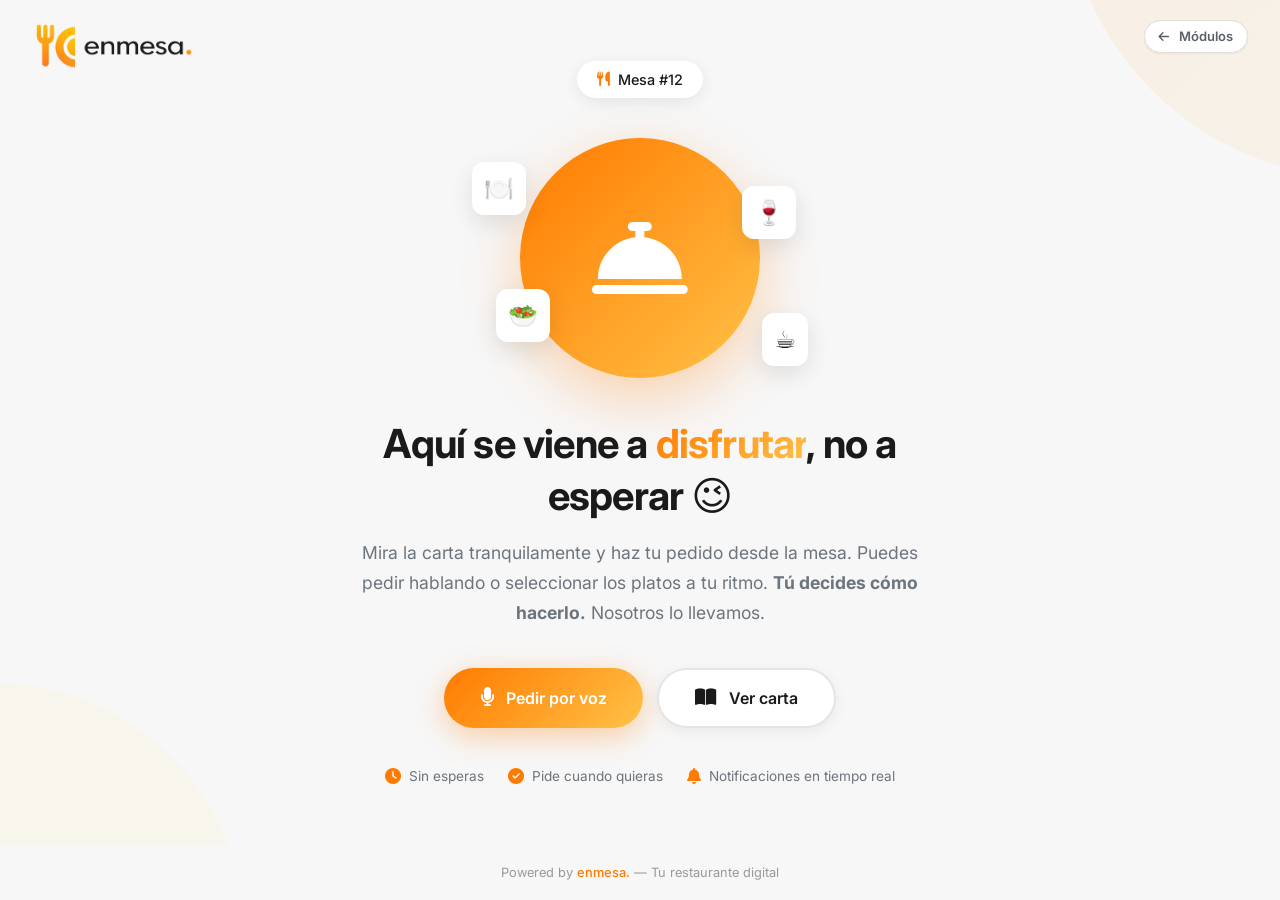
<file: landing.html>
<!DOCTYPE html>
<html lang="es">
<head>
  <meta charset="UTF-8" />
  <meta name="viewport" content="width=device-width, initial-scale=1.0, viewport-fit=cover, maximum-scale=1.0, user-scalable=no" />
  <meta name="apple-mobile-web-app-capable" content="yes" />
  <meta name="apple-mobile-web-app-status-bar-style" content="default" />
  <meta name="theme-color" content="#F7F7F7" />
  <title>enmesa. — Bienvenido</title>
  <link href="https://fonts.googleapis.com/css2?family=Inter:wght@300;400;500;600;700&display=swap" rel="stylesheet" />
  <link rel="stylesheet" href="https://cdnjs.cloudflare.com/ajax/libs/font-awesome/6.4.0/css/all.min.css" />
  <link rel="stylesheet" href="landing.css" />
  <link rel="stylesheet" href="volver.css" />
</head>
<body>

  <!-- Header con logo -->
  <header class="landing-header">
    <a href="landing.html" class="header-logo-wrap">
      <img src="Fotos/Logo_enmesa.png" alt="enmesa." class="header-logo" />
    </a>
    <a href="index.html" class="demo-volver" title="Volver al selector de módulos"><svg viewBox="0 0 24 24" fill="none" stroke="currentColor" stroke-width="2.2" stroke-linecap="round" stroke-linejoin="round" aria-hidden="true"><path d="M20 12H5M11 6l-6 6 6 6"/></svg><span>Módulos</span></a>
  </header>

  <div class="landing-container">
    <div class="landing-content">

      <!-- Badge Mesa -->
      <div class="mesa-badge">
        <i class="fas fa-utensils"></i>
        <span>Mesa #12</span>
      </div>

      <!-- Ilustración -->
      <div class="landing-illustration">
        <div class="illustration-circle">
          <i class="fas fa-concierge-bell illustration-icon"></i>
        </div>
        <div class="floating-element">🍽️</div>
        <div class="floating-element">🍷</div>
        <div class="floating-element">🥗</div>
        <div class="floating-element">☕</div>
      </div>

      <!-- Texto principal -->
      <h1 class="landing-title">
        Aquí se viene a <span>disfrutar</span>, no a esperar 😉
      </h1>
      
      <p class="landing-description">
        Mira la carta tranquilamente y haz tu pedido desde la mesa. Puedes pedir hablando o seleccionar los platos a tu ritmo. 
        <strong>Tú decides cómo hacerlo.</strong> Nosotros lo llevamos.
      </p>

      <!-- Botones -->
      <div class="landing-buttons">
        <a href="cliente.html#voice" class="btn btn-primary" id="voiceOrderBtn">
          <i class="fas fa-microphone btn-icon"></i>
          <span>Pedir por voz</span>
        </a>
        <a href="cliente.html" class="btn btn-secondary">
          <i class="fas fa-book-open btn-icon"></i>
          <span>Ver carta</span>
        </a>
      </div>

      <!-- Features -->
      <div class="features">
        <div class="feature">
          <i class="fas fa-clock"></i>
          <span>Sin esperas</span>
        </div>
        <div class="feature">
          <i class="fas fa-check-circle"></i>
          <span>Pide cuando quieras</span>
        </div>
        <div class="feature">
          <i class="fas fa-bell"></i>
          <span>Notificaciones en tiempo real</span>
        </div>
      </div>

    </div>
  </div>

  <!-- Footer -->
  <footer class="landing-footer">
    <p>Powered by <a href="#">enmesa.</a> — Tu restaurante digital</p>
  </footer>

  <script>
    // Si viene del botón de voz, activar la voz automáticamente al llegar a cliente.html
    document.getElementById('voiceOrderBtn').addEventListener('click', (e) => {
      // Guardamos en sessionStorage que queremos activar la voz
      sessionStorage.setItem('activateVoice', 'true');
    });
  </script>

</body>
</html>
</file>
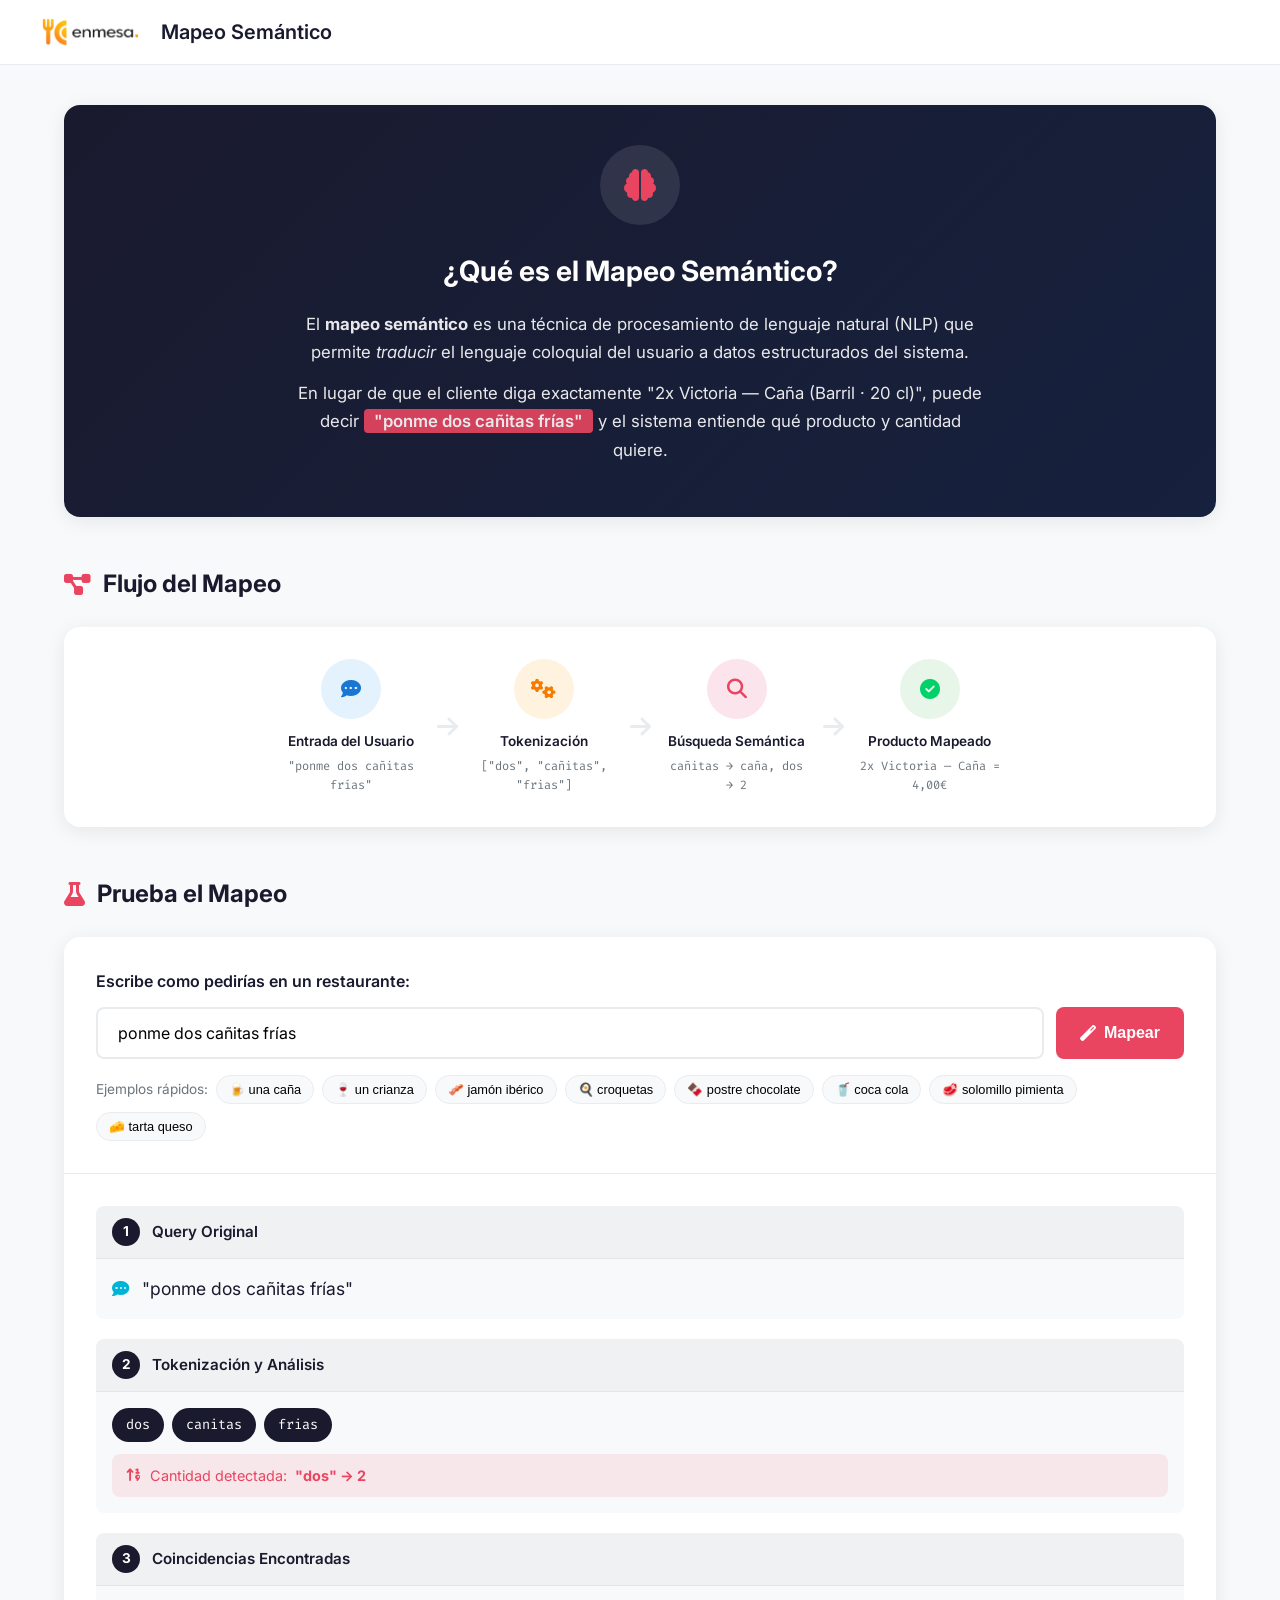
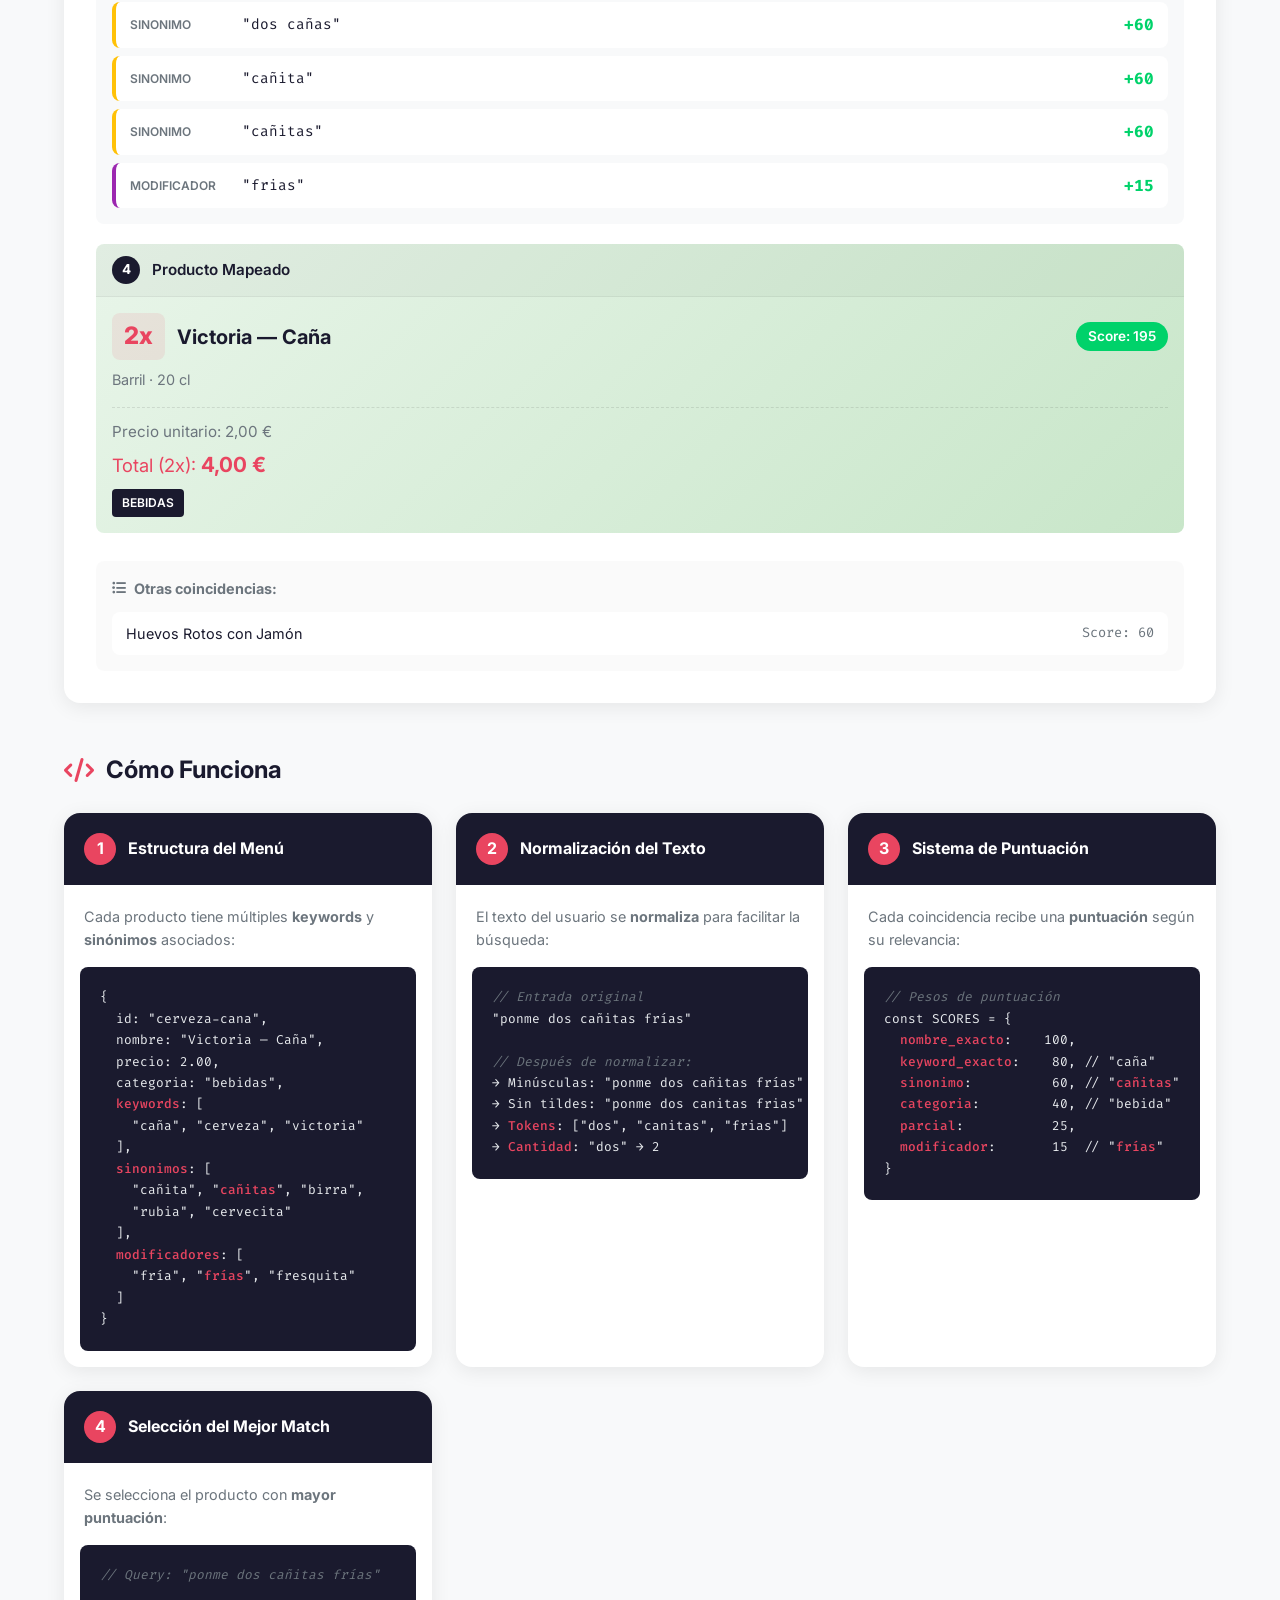
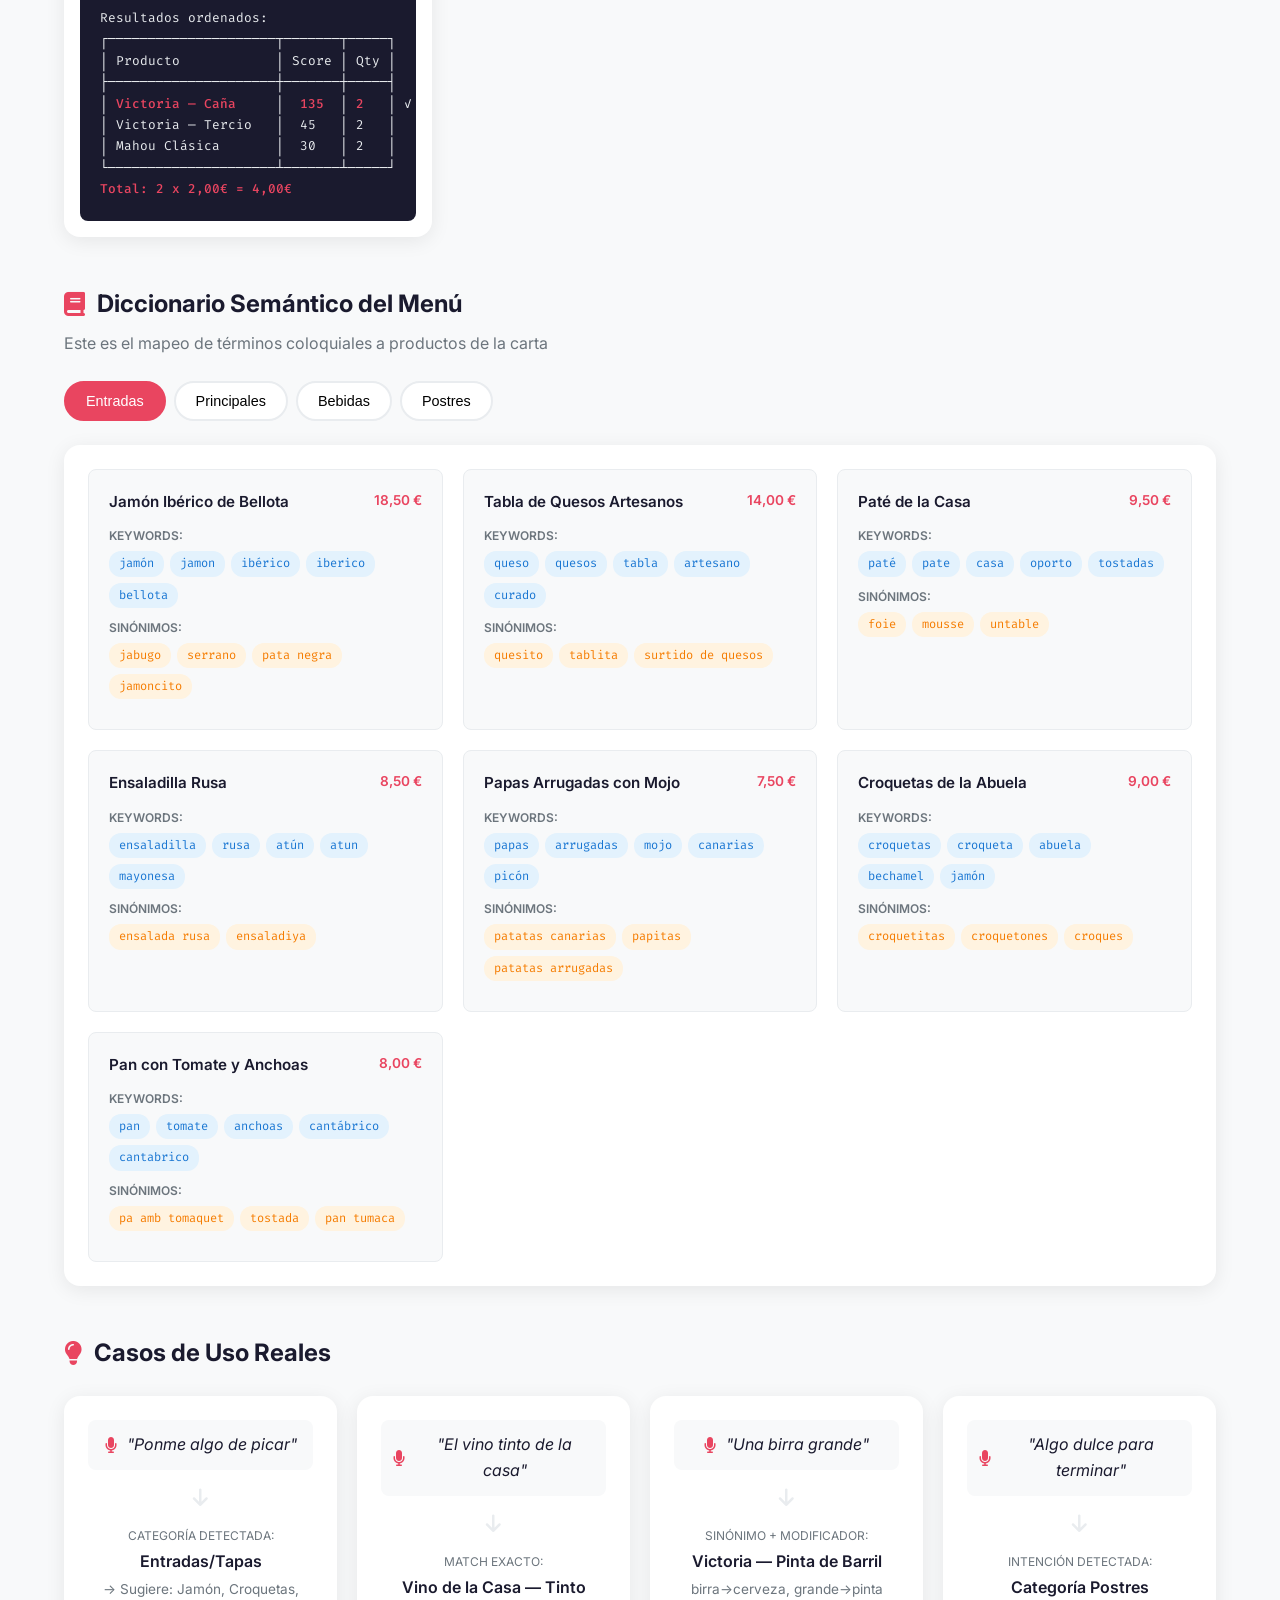
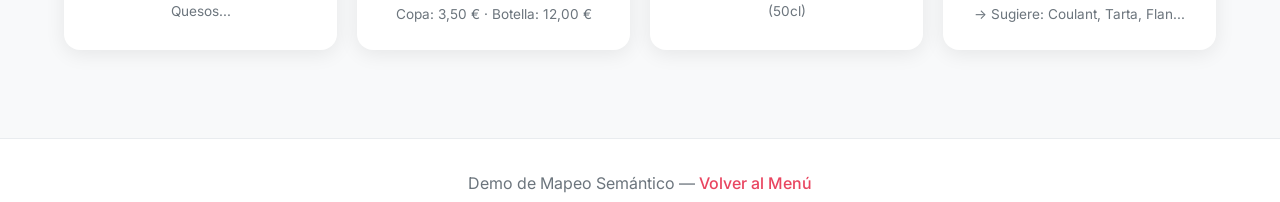
<file: mapeo-semantico.html>
<!DOCTYPE html>
<html lang="es">
<head>
  <meta charset="UTF-8" />
  <meta name="viewport" content="width=device-width, initial-scale=1.0" />
  <title>Mapeo Semántico — enmesa.</title>
  <link href="https://fonts.googleapis.com/css2?family=Inter:wght@300;400;500;600;700&family=Fira+Code:wght@400;500&display=swap" rel="stylesheet" />
  <link rel="stylesheet" href="https://cdnjs.cloudflare.com/ajax/libs/font-awesome/6.4.0/css/all.min.css" />
  <link rel="stylesheet" href="mapeo-semantico.css" />
</head>
<body>

  <!-- HEADER -->
  <header class="header">
    <div class="header-inner">
      <a href="landing.html" class="logo-wrap">
        <img src="Fotos/Logo_enmesa.png" alt="enmesa." class="logo" />
      </a>
      <h1 class="header-title">Mapeo Semántico</h1>
    </div>
  </header>

  <!-- CONTENIDO PRINCIPAL -->
  <main class="main-content">
    
    <!-- SECCIÓN INTRO -->
    <section class="intro-section">
      <div class="intro-card">
        <div class="intro-icon">
          <i class="fas fa-brain"></i>
        </div>
        <h2>¿Qué es el Mapeo Semántico?</h2>
        <p>
          El <strong>mapeo semántico</strong> es una técnica de procesamiento de lenguaje natural (NLP) que permite 
          <em>traducir</em> el lenguaje coloquial del usuario a datos estructurados del sistema.
        </p>
        <p>
          En lugar de que el cliente diga exactamente "2x Victoria — Caña (Barril · 20 cl)", puede decir 
          <span class="highlight">"ponme dos cañitas frías"</span> y el sistema entiende qué producto y cantidad quiere.
        </p>
      </div>
    </section>

    <!-- DIAGRAMA DEL FLUJO -->
    <section class="flow-section">
      <h2 class="section-title"><i class="fas fa-project-diagram"></i> Flujo del Mapeo</h2>
      <div class="flow-diagram">
        <div class="flow-step">
          <div class="flow-icon input"><i class="fas fa-comment-dots"></i></div>
          <div class="flow-label">Entrada del Usuario</div>
          <div class="flow-example">"ponme dos cañitas frías"</div>
        </div>
        <div class="flow-arrow"><i class="fas fa-arrow-right"></i></div>
        <div class="flow-step">
          <div class="flow-icon process"><i class="fas fa-cogs"></i></div>
          <div class="flow-label">Tokenización</div>
          <div class="flow-example">["dos", "cañitas", "frias"]</div>
        </div>
        <div class="flow-arrow"><i class="fas fa-arrow-right"></i></div>
        <div class="flow-step">
          <div class="flow-icon match"><i class="fas fa-search"></i></div>
          <div class="flow-label">Búsqueda Semántica</div>
          <div class="flow-example">cañitas → caña, dos → 2</div>
        </div>
        <div class="flow-arrow"><i class="fas fa-arrow-right"></i></div>
        <div class="flow-step">
          <div class="flow-icon output"><i class="fas fa-check-circle"></i></div>
          <div class="flow-label">Producto Mapeado</div>
          <div class="flow-example">2x Victoria — Caña = 4,00€</div>
        </div>
      </div>
    </section>

    <!-- DEMO INTERACTIVA -->
    <section class="demo-section">
      <h2 class="section-title"><i class="fas fa-flask"></i> Prueba el Mapeo</h2>
      
      <div class="demo-container">
        <div class="input-area">
          <label for="userQuery">Escribe como pedirías en un restaurante:</label>
          <div class="input-wrapper">
            <input type="text" id="userQuery" placeholder="ej: ponme dos cañitas frías, quiero jamón..." autocomplete="off" value="ponme dos cañitas frías" />
            <button id="processBtn" class="process-btn">
              <i class="fas fa-magic"></i> Mapear
            </button>
          </div>
          <div class="quick-examples">
            <span class="example-label">Ejemplos rápidos:</span>
            <button class="example-btn" data-query="quiero una caña">🍺 una caña</button>
            <button class="example-btn" data-query="ponme un crianza">🍷 un crianza</button>
            <button class="example-btn" data-query="dame jamón ibérico">🥓 jamón ibérico</button>
            <button class="example-btn" data-query="tráeme croquetas">🍳 croquetas</button>
            <button class="example-btn" data-query="quiero postre de chocolate">🍫 postre chocolate</button>
            <button class="example-btn" data-query="una coca cola">🥤 coca cola</button>
            <button class="example-btn" data-query="el solomillo con pimienta">🥩 solomillo pimienta</button>
            <button class="example-btn" data-query="tarta de queso">🧀 tarta queso</button>
          </div>
        </div>

        <!-- RESULTADOS -->
        <div class="results-area" id="resultsArea">
          <div class="results-placeholder">
            <i class="fas fa-search"></i>
            <p>Escribe una consulta para ver el mapeo semántico</p>
          </div>
        </div>
      </div>
    </section>

    <!-- EXPLICACIÓN TÉCNICA -->
    <section class="tech-section">
      <h2 class="section-title"><i class="fas fa-code"></i> Cómo Funciona</h2>
      
      <div class="tech-grid">
        <!-- Paso 1: Estructura de Datos -->
        <div class="tech-card">
          <div class="tech-header">
            <span class="step-number">1</span>
            <h3>Estructura del Menú</h3>
          </div>
          <p>Cada producto tiene múltiples <strong>keywords</strong> y <strong>sinónimos</strong> asociados:</p>
          <pre class="code-block"><code>{
  id: "cerveza-cana",
  nombre: "Victoria — Caña",
  precio: 2.00,
  categoria: "bebidas",
  <span class="code-highlight">keywords</span>: [
    "caña", "cerveza", "victoria"
  ],
  <span class="code-highlight">sinonimos</span>: [
    "cañita", "<span class="code-highlight">cañitas</span>", "birra",
    "rubia", "cervecita"
  ],
  <span class="code-highlight">modificadores</span>: [
    "fría", "<span class="code-highlight">frías</span>", "fresquita"
  ]
}</code></pre>
        </div>

        <!-- Paso 2: Normalización -->
        <div class="tech-card">
          <div class="tech-header">
            <span class="step-number">2</span>
            <h3>Normalización del Texto</h3>
          </div>
          <p>El texto del usuario se <strong>normaliza</strong> para facilitar la búsqueda:</p>
          <pre class="code-block"><code><span class="code-comment">// Entrada original</span>
"ponme dos cañitas frías"

<span class="code-comment">// Después de normalizar:</span>
→ Minúsculas: "ponme dos cañitas frías"
→ Sin tildes: "ponme dos canitas frias"
→ <span class="code-highlight">Tokens</span>: ["dos", "canitas", "frias"]
→ <span class="code-highlight">Cantidad</span>: "dos" → 2</code></pre>
        </div>

        <!-- Paso 3: Scoring -->
        <div class="tech-card">
          <div class="tech-header">
            <span class="step-number">3</span>
            <h3>Sistema de Puntuación</h3>
          </div>
          <p>Cada coincidencia recibe una <strong>puntuación</strong> según su relevancia:</p>
          <pre class="code-block"><code><span class="code-comment">// Pesos de puntuación</span>
const SCORES = {
  <span class="code-highlight">nombre_exacto</span>:    100,
  <span class="code-highlight">keyword_exacto</span>:    80, // "caña"
  <span class="code-highlight">sinonimo</span>:          60, // "<span class="code-highlight">cañitas</span>"
  <span class="code-highlight">categoria</span>:         40, // "bebida"
  <span class="code-highlight">parcial</span>:           25,
  <span class="code-highlight">modificador</span>:       15  // "<span class="code-highlight">frías</span>"
}</code></pre>
        </div>

        <!-- Paso 4: Resultado -->
        <div class="tech-card">
          <div class="tech-header">
            <span class="step-number">4</span>
            <h3>Selección del Mejor Match</h3>
          </div>
          <p>Se selecciona el producto con <strong>mayor puntuación</strong>:</p>
          <pre class="code-block"><code><span class="code-comment">// Query: "ponme dos cañitas frías"</span>

Resultados ordenados:
┌─────────────────────┬───────┬─────┐
│ Producto            │ Score │ Qty │
├─────────────────────┼───────┼─────┤
│ <span class="code-highlight">Victoria — Caña</span>     │  <span class="code-highlight">135</span>  │ <span class="code-highlight">2</span>   │ ✓
│ Victoria — Tercio   │  45   │ 2   │
│ Mahou Clásica       │  30   │ 2   │
└─────────────────────┴───────┴─────┘
<span class="code-highlight">Total: 2 x 2,00€ = 4,00€</span></code></pre>
        </div>
      </div>
    </section>

    <!-- DICCIONARIO SEMÁNTICO -->
    <section class="dictionary-section">
      <h2 class="section-title"><i class="fas fa-book"></i> Diccionario Semántico del Menú</h2>
      <p class="section-subtitle">
        Este es el mapeo de términos coloquiales a productos de la carta
      </p>
      
      <div class="dictionary-tabs">
        <button class="dict-tab active" data-category="entradas">Entradas</button>
        <button class="dict-tab" data-category="principales">Principales</button>
        <button class="dict-tab" data-category="bebidas">Bebidas</button>
        <button class="dict-tab" data-category="postres">Postres</button>
      </div>

      <div class="dictionary-content" id="dictionaryContent">
        <!-- Se llena dinámicamente -->
      </div>
    </section>

    <!-- CASOS DE USO -->
    <section class="cases-section">
      <h2 class="section-title"><i class="fas fa-lightbulb"></i> Casos de Uso Reales</h2>
      
      <div class="cases-grid">
        <div class="case-card">
          <div class="case-query">
            <i class="fas fa-microphone"></i>
            <span>"Ponme algo de picar"</span>
          </div>
          <div class="case-arrow"><i class="fas fa-arrow-down"></i></div>
          <div class="case-result">
            <span class="case-category">Categoría detectada:</span>
            <span class="case-match">Entradas/Tapas</span>
            <span class="case-products">→ Sugiere: Jamón, Croquetas, Quesos...</span>
          </div>
        </div>

        <div class="case-card">
          <div class="case-query">
            <i class="fas fa-microphone"></i>
            <span>"El vino tinto de la casa"</span>
          </div>
          <div class="case-arrow"><i class="fas fa-arrow-down"></i></div>
          <div class="case-result">
            <span class="case-category">Match exacto:</span>
            <span class="case-match">Vino de la Casa — Tinto</span>
            <span class="case-products">Copa: 3,50 € · Botella: 12,00 €</span>
          </div>
        </div>

        <div class="case-card">
          <div class="case-query">
            <i class="fas fa-microphone"></i>
            <span>"Una birra grande"</span>
          </div>
          <div class="case-arrow"><i class="fas fa-arrow-down"></i></div>
          <div class="case-result">
            <span class="case-category">Sinónimo + modificador:</span>
            <span class="case-match">Victoria — Pinta de Barril</span>
            <span class="case-products">birra→cerveza, grande→pinta (50cl)</span>
          </div>
        </div>

        <div class="case-card">
          <div class="case-query">
            <i class="fas fa-microphone"></i>
            <span>"Algo dulce para terminar"</span>
          </div>
          <div class="case-arrow"><i class="fas fa-arrow-down"></i></div>
          <div class="case-result">
            <span class="case-category">Intención detectada:</span>
            <span class="case-match">Categoría Postres</span>
            <span class="case-products">→ Sugiere: Coulant, Tarta, Flan...</span>
          </div>
        </div>
      </div>
    </section>

  </main>

  <!-- FOOTER -->
  <footer class="footer">
    <p>Demo de Mapeo Semántico — <a href="cliente.html">Volver al Menú</a></p>
  </footer>

  <script>
    // ════════════════════════════════════════════════════════════════════════
    // BASE DE DATOS DEL MENÚ CON MAPEO SEMÁNTICO
    // ════════════════════════════════════════════════════════════════════════
    
    const menuDatabase = {
      entradas: [
        {
          id: 'jamon-iberico',
          nombre: 'Jamón Ibérico de Bellota',
          descripcion: 'Loncheado al momento · D.O. Guijuelo',
          precio: 18.50,
          keywords: ['jamón', 'jamon', 'ibérico', 'iberico', 'bellota', 'guijuelo', 'loncheado'],
          sinonimos: ['jabugo', 'serrano', 'pata negra', 'jamoncito'],
          modificadores: []
        },
        {
          id: 'quesos',
          nombre: 'Tabla de Quesos Artesanos',
          descripcion: 'Curados, semicurados y cremosos · mermelada artesana',
          precio: 14.00,
          keywords: ['queso', 'quesos', 'tabla', 'artesano', 'curado', 'semicurado', 'cremoso'],
          sinonimos: ['quesito', 'tablita', 'surtido de quesos'],
          modificadores: ['con mermelada']
        },
        {
          id: 'pate',
          nombre: 'Paté de la Casa',
          descripcion: 'Con reducción de Oporto · tostadas crujientes',
          precio: 9.50,
          keywords: ['paté', 'pate', 'casa', 'oporto', 'tostadas'],
          sinonimos: ['foie', 'mousse', 'untable'],
          modificadores: []
        },
        {
          id: 'ensaladilla',
          nombre: 'Ensaladilla Rusa',
          descripcion: 'Atún de almadraba · mayonesa casera',
          precio: 8.50,
          keywords: ['ensaladilla', 'rusa', 'atún', 'atun', 'mayonesa', 'almadraba'],
          sinonimos: ['ensalada rusa', 'ensaladiya'],
          modificadores: []
        },
        {
          id: 'papas',
          nombre: 'Papas Arrugadas con Mojo',
          descripcion: 'Mojo rojo picón y mojo verde',
          precio: 7.50,
          keywords: ['papas', 'arrugadas', 'mojo', 'canarias', 'picón', 'picon'],
          sinonimos: ['patatas canarias', 'papitas', 'patatas arrugadas'],
          modificadores: ['rojo', 'verde', 'picante']
        },
        {
          id: 'croquetas',
          nombre: 'Croquetas de la Abuela',
          descripcion: 'Bechamel de jamón ibérico · ocho unidades',
          precio: 9.00,
          keywords: ['croquetas', 'croqueta', 'abuela', 'bechamel', 'jamón', 'jamon'],
          sinonimos: ['croquetitas', 'croquetones', 'croques'],
          modificadores: ['de jamón', 'caseras']
        },
        {
          id: 'pan-anchoas',
          nombre: 'Pan con Tomate y Anchoas',
          descripcion: 'Pan de masa madre · anchoas del Cantábrico',
          precio: 8.00,
          keywords: ['pan', 'tomate', 'anchoas', 'cantábrico', 'cantabrico', 'masa madre'],
          sinonimos: ['pa amb tomaquet', 'tostada', 'pan tumaca'],
          modificadores: []
        }
      ],
      principales: [
        {
          id: 'huevos-rotos',
          nombre: 'Huevos Rotos con Jamón',
          descripcion: 'Huevos de corral · patatas fritas · jamón ibérico',
          precios: { tapa: 8.00, plato: 14.00 },
          keywords: ['huevos', 'rotos', 'jamón', 'jamon', 'patatas', 'fritos'],
          sinonimos: ['huevos estrellados', 'huevos con patatas'],
          modificadores: ['tapa', 'plato', 'ración']
        },
        {
          id: 'bacalao-dorado',
          nombre: 'Bacalao Dorado',
          descripcion: 'Patata paja · huevo revuelto · aceitunas negras',
          precios: { tapa: 10.00, plato: 17.50 },
          keywords: ['bacalao', 'dorado', 'patata paja', 'aceitunas'],
          sinonimos: ['bacalao a la portuguesa', 'bacalhau'],
          modificadores: ['tapa', 'plato']
        },
        {
          id: 'bacalao-nata',
          nombre: 'Bacalao a la Nata',
          descripcion: 'Bacalao · nata · patatas · queso gratinado',
          precios: { tapa: 10.50, plato: 18.00 },
          keywords: ['bacalao', 'nata', 'gratinado', 'queso'],
          sinonimos: ['bacalao con nata', 'bacalao gratinado'],
          modificadores: ['tapa', 'plato']
        },
        {
          id: 'solomillo-ajo',
          nombre: 'Solomillo al Ajo Tostado',
          descripcion: 'Salsa de ajo tostado · guarnición de temporada',
          precios: { tapa: 14.00, plato: 24.00 },
          keywords: ['solomillo', 'ajo', 'tostado', 'salsa'],
          sinonimos: ['solomillito', 'filete', 'carne'],
          modificadores: ['tapa', 'plato', 'al ajo']
        },
        {
          id: 'solomillo-pimienta',
          nombre: 'Solomillo a la Pimienta',
          descripcion: 'Salsa de pimienta verde · patatas asadas',
          precios: { tapa: 14.00, plato: 24.00 },
          keywords: ['solomillo', 'pimienta', 'verde', 'patatas'],
          sinonimos: ['solomillito', 'filete a la pimienta'],
          modificadores: ['tapa', 'plato', 'con pimienta']
        },
        {
          id: 'solomillo-roquefort',
          nombre: 'Solomillo al Roquefort',
          descripcion: 'Crema de queso Roquefort · nueces caramelizadas',
          precios: { tapa: 15.00, plato: 25.00 },
          keywords: ['solomillo', 'roquefort', 'queso', 'nueces'],
          sinonimos: ['solomillo con queso azul', 'filete al roquefort'],
          modificadores: ['tapa', 'plato']
        },
        {
          id: 'entrecot',
          nombre: 'Entrecot a la Brasa',
          descripcion: 'Entrecot de añojo · sal gruesa · chimichurri de la casa',
          precios: { tapa: 13.00, plato: 22.00 },
          keywords: ['entrecot', 'entrecote', 'brasa', 'añojo', 'chimichurri'],
          sinonimos: ['entrecotte', 'filete de lomo', 'carne a la brasa'],
          modificadores: ['tapa', 'plato', 'poco hecho', 'muy hecho', 'al punto']
        },
        {
          id: 'chuleton',
          nombre: 'Chuletón de Buey',
          descripcion: 'Madurado 30 días · sal en escamas · pimientos del piquillo',
          precios: { tapa: 22.00, plato: 38.00 },
          keywords: ['chuletón', 'chuleton', 'buey', 'madurado', 'pimientos'],
          sinonimos: ['chuletilla', 'txuleton', 'carne de buey'],
          modificadores: ['tapa', 'plato', 'poco hecho', 'muy hecho']
        },
        {
          id: 'lagarto',
          nombre: 'Lagarto Ibérico a la Brasa',
          descripcion: 'Brasa de encina · alioli de ajo negro',
          precios: { tapa: 11.50, plato: 19.50 },
          keywords: ['lagarto', 'ibérico', 'iberico', 'brasa', 'encina', 'alioli'],
          sinonimos: ['lagartito', 'secreto', 'carne iberica'],
          modificadores: ['tapa', 'plato']
        }
      ],
      bebidas: [
        {
          id: 'coca-cola',
          nombre: 'Coca-Cola',
          precio: 2.50,
          keywords: ['coca', 'cola', 'coca-cola', 'cocacola', 'refresco'],
          sinonimos: ['coke', 'cola'],
          modificadores: ['fría', 'con hielo', 'sin hielo']
        },
        {
          id: 'coca-cola-light',
          nombre: 'Coca-Cola Light',
          precio: 2.50,
          keywords: ['coca', 'cola', 'light', 'zero', 'sin azúcar'],
          sinonimos: ['coca light', 'cola light', 'coca zero'],
          modificadores: ['fría']
        },
        {
          id: 'fanta-naranja',
          nombre: 'Fanta Naranja',
          precio: 2.50,
          keywords: ['fanta', 'naranja', 'refresco'],
          sinonimos: ['naranjada', 'fanta de naranja'],
          modificadores: ['fría']
        },
        {
          id: 'fanta-limon',
          nombre: 'Fanta Limón',
          precio: 2.50,
          keywords: ['fanta', 'limón', 'limon', 'refresco'],
          sinonimos: ['limonada', 'fanta de limón'],
          modificadores: ['fría']
        },
        {
          id: 'nestea-maracuya',
          nombre: 'Nestea Maracuyá',
          precio: 2.80,
          keywords: ['nestea', 'maracuyá', 'maracuya', 'té', 'te'],
          sinonimos: ['té frío', 'ice tea'],
          modificadores: []
        },
        {
          id: 'nestea-original',
          nombre: 'Nestea Original',
          precio: 2.80,
          keywords: ['nestea', 'original', 'té', 'te', 'limón'],
          sinonimos: ['té frío', 'ice tea'],
          modificadores: []
        },
        {
          id: 'victoria-cana',
          nombre: 'Victoria — Caña',
          descripcion: 'Barril · 20 cl',
          precio: 2.00,
          keywords: ['caña', 'cana', 'victoria', 'cerveza', 'barril'],
          sinonimos: ['cañita', 'cañitas', 'birra', 'rubia', 'una fría', 'cervecita', 'dos cañas'],
          modificadores: ['fría', 'bien fría', 'fresquita', 'frias']
        },
        {
          id: 'victoria-tercio',
          nombre: 'Victoria — Tercio',
          descripcion: 'Botella · 33 cl',
          precio: 2.80,
          keywords: ['tercio', 'victoria', 'botella', 'cerveza'],
          sinonimos: ['botellín', 'mediana'],
          modificadores: ['fría']
        },
        {
          id: 'victoria-pinta',
          nombre: 'Victoria — Pinta de Barril',
          descripcion: 'Barril · 50 cl',
          precio: 4.50,
          keywords: ['pinta', 'victoria', 'grande', 'barril'],
          sinonimos: ['jarra', 'cerveza grande', 'birra grande'],
          modificadores: ['fría']
        },
        {
          id: 'mahou',
          nombre: 'Mahou Clásica',
          descripcion: 'Botella · 33 cl',
          precio: 2.80,
          keywords: ['mahou', 'clásica', 'clasica', 'botella'],
          sinonimos: ['mahou clasica'],
          modificadores: ['fría']
        },
        {
          id: 'estrella',
          nombre: 'Estrella Galicia',
          descripcion: 'Botella · 33 cl',
          precio: 3.00,
          keywords: ['estrella', 'galicia', 'botella'],
          sinonimos: ['estrelita', 'estrella de galicia'],
          modificadores: ['fría']
        },
        {
          id: 'voll-damm',
          nombre: 'Voll-Damm',
          descripcion: 'Doble Malta · botella 33 cl',
          precio: 3.50,
          keywords: ['voll', 'damm', 'doble', 'malta'],
          sinonimos: ['voldam', 'doble malta'],
          modificadores: ['fría']
        },
        {
          id: 'palacios-remondo',
          nombre: 'Palacios Remondo',
          descripcion: 'D.O.Ca. Rioja · Tinto Crianza',
          precios: { copa: 4.50, botella: 18.00 },
          keywords: ['palacios', 'remondo', 'rioja', 'crianza', 'tinto'],
          sinonimos: ['vino crianza', 'rioja tinto', 'el crianza'],
          modificadores: ['copa', 'botella']
        },
        {
          id: 'albur',
          nombre: 'Albur de Marqués de Palacio',
          descripcion: 'D.O.Ca. Rioja · Blanco en Barrica',
          precios: { copa: 4.00, botella: 16.00 },
          keywords: ['albur', 'marqués', 'marques', 'blanco', 'barrica', 'rioja'],
          sinonimos: ['blanco de rioja', 'vino blanco'],
          modificadores: ['copa', 'botella']
        },
        {
          id: 'porto',
          nombre: 'Porto Cruz',
          descripcion: 'Oporto Tinto · D.O.C. Porto',
          precios: { copa: 5.00, botella: 18.00 },
          keywords: ['porto', 'oporto', 'cruz', 'dulce'],
          sinonimos: ['vino de oporto', 'oporto tinto'],
          modificadores: ['copa', 'botella']
        },
        {
          id: 'faustino',
          nombre: 'Faustino I Gran Reserva',
          descripcion: 'D.O.Ca. Rioja · Tempranillo · Graciano',
          precios: { copa: 6.00, botella: 28.00 },
          keywords: ['faustino', 'gran reserva', 'reserva', 'tempranillo'],
          sinonimos: ['el faustino', 'reserva de rioja'],
          modificadores: ['copa', 'botella']
        },
        {
          id: 'vino-casa',
          nombre: 'Vino de la Casa',
          descripcion: 'Tinto · Blanco · Rosado',
          precios: { copa: 3.50, botella: 12.00 },
          keywords: ['vino', 'casa', 'tinto', 'blanco', 'rosado'],
          sinonimos: ['vinito', 'vino del día'],
          modificadores: ['copa', 'botella', 'tinto', 'blanco', 'rosado']
        }
      ],
      postres: [
        {
          id: 'coulant',
          nombre: 'Coulant de Chocolate',
          descripcion: 'Corazón fundente · helado de vainilla · frambuesas',
          precio: 7.50,
          keywords: ['coulant', 'chocolate', 'fundente', 'helado', 'vainilla'],
          sinonimos: ['volcán de chocolate', 'lava cake', 'postre de chocolate'],
          modificadores: []
        },
        {
          id: 'tarta-queso',
          nombre: 'Tarta de Queso al Horno',
          descripcion: 'Receta vasca · mermelada de frutos rojos',
          precio: 6.50,
          keywords: ['tarta', 'queso', 'vasca', 'horno', 'frutos rojos'],
          sinonimos: ['cheesecake', 'tarta de queso vasca', 'la tarta'],
          modificadores: []
        },
        {
          id: 'flan',
          nombre: 'Flan Casero',
          descripcion: 'Caramelo tostado · nata montada',
          precio: 5.50,
          keywords: ['flan', 'casero', 'caramelo', 'nata'],
          sinonimos: ['flanito', 'flan de huevo'],
          modificadores: ['con nata']
        },
        {
          id: 'arroz-leche',
          nombre: 'Arroz con Leche',
          descripcion: 'Receta asturiana · canela · azúcar tostada',
          precio: 5.50,
          keywords: ['arroz', 'leche', 'asturiano', 'canela'],
          sinonimos: ['arrocito con leche'],
          modificadores: []
        },
        {
          id: 'crema-catalana',
          nombre: 'Crema Catalana',
          descripcion: 'Costra de azúcar quemado · naranja confitada',
          precio: 6.00,
          keywords: ['crema', 'catalana', 'azúcar', 'quemado', 'naranja'],
          sinonimos: ['crema quemada', 'crème brûlée'],
          modificadores: []
        }
      ]
    };

    // ════════════════════════════════════════════════════════════════════════
    // MOTOR DE MAPEO SEMÁNTICO
    // ════════════════════════════════════════════════════════════════════════
    
    const SCORES = {
      NOMBRE_EXACTO: 100,
      KEYWORD_EXACTO: 80,
      SINONIMO: 60,
      CATEGORIA: 40,
      PARCIAL: 25,
      MODIFICADOR: 15
    };

    // Normalizar texto
    function normalizeText(text) {
      return text
        .toLowerCase()
        .normalize('NFD')
        .replace(/[\u0300-\u036f]/g, '') // Quitar tildes
        .replace(/[^\w\s]/g, '') // Quitar puntuación
        .trim();
    }

    // Tokenizar
    function tokenize(text) {
      const stopWords = ['el', 'la', 'los', 'las', 'un', 'una', 'unos', 'unas', 'de', 'del', 
                         'al', 'a', 'con', 'para', 'por', 'me', 'te', 'se', 'nos', 
                         'quiero', 'dame', 'ponme', 'traeme', 'trae', 'pon', 'da',
                         'otro', 'otra', 'mas', 'y', 'o', 'pero'];
      
      return normalizeText(text)
        .split(/\s+/)
        .filter(word => word.length > 1 && !stopWords.includes(word));
    }

    // Buscar coincidencias en un producto
    function scoreProduct(product, tokens, originalQuery) {
      let score = 0;
      let matches = [];
      const normalizedQuery = normalizeText(originalQuery);

      // Verificar nombre exacto
      const normalizedName = normalizeText(product.nombre);
      if (normalizedQuery.includes(normalizedName) || normalizedName.includes(normalizedQuery)) {
        score += SCORES.NOMBRE_EXACTO;
        matches.push({ type: 'nombre_exacto', value: product.nombre, score: SCORES.NOMBRE_EXACTO });
      }

      // Verificar keywords
      tokens.forEach(token => {
        product.keywords.forEach(keyword => {
          const normalizedKeyword = normalizeText(keyword);
          if (normalizedKeyword === token) {
            score += SCORES.KEYWORD_EXACTO;
            matches.push({ type: 'keyword', value: keyword, score: SCORES.KEYWORD_EXACTO });
          } else if (normalizedKeyword.includes(token) || token.includes(normalizedKeyword)) {
            score += SCORES.PARCIAL;
            matches.push({ type: 'keyword_parcial', value: keyword, score: SCORES.PARCIAL });
          }
        });

        // Verificar sinónimos
        product.sinonimos.forEach(sinonimo => {
          const normalizedSinonimo = normalizeText(sinonimo);
          if (normalizedSinonimo.includes(token) || token.includes(normalizedSinonimo)) {
            score += SCORES.SINONIMO;
            matches.push({ type: 'sinonimo', value: sinonimo, score: SCORES.SINONIMO });
          }
        });

        // Verificar modificadores
        if (product.modificadores) {
          product.modificadores.forEach(mod => {
            if (normalizeText(mod).includes(token)) {
              score += SCORES.MODIFICADOR;
              matches.push({ type: 'modificador', value: mod, score: SCORES.MODIFICADOR });
            }
          });
        }
      });

      return { product, score, matches };
    }

    // Buscar en toda la base de datos
    function semanticSearch(query) {
      const tokens = tokenize(query);
      const results = [];
      const normalizedQuery = normalizeText(query);

      // Detectar cantidad
      const numWords = { 
        'un': 1, 'una': 1, 'uno': 1,
        'dos': 2, 
        'tres': 3, 
        'cuatro': 4, 
        'cinco': 5,
        'seis': 6,
        'siete': 7,
        'ocho': 8,
        'nueve': 9,
        'diez': 10
      };
      let quantity = 1;
      let quantityWord = null;
      
      // Buscar número en texto
      const numberMatch = normalizedQuery.match(/(\d+)/);
      if (numberMatch) {
        quantity = parseInt(numberMatch[1]);
        quantityWord = numberMatch[1];
      } else {
        // Buscar palabra de número
        for (const [word, num] of Object.entries(numWords)) {
          if (normalizedQuery.includes(word)) {
            quantity = num;
            quantityWord = word;
            break;
          }
        }
      }

      // Detectar categoría por intención
      const categoryKeywords = {
        entradas: ['picar', 'entrante', 'para empezar', 'tapa', 'tapita', 'aperitivo'],
        principales: ['carne', 'pescado', 'plato', 'principal', 'segundo'],
        bebidas: ['beber', 'bebida', 'sed', 'refresco', 'alcohol', 'cerveza', 'vino'],
        postres: ['postre', 'dulce', 'terminar', 'final', 'algo dulce']
      };

      let detectedCategory = null;
      
      for (const [category, keywords] of Object.entries(categoryKeywords)) {
        for (const keyword of keywords) {
          if (normalizedQuery.includes(normalizeText(keyword))) {
            detectedCategory = category;
            break;
          }
        }
        if (detectedCategory) break;
      }

      // Buscar en todas las categorías
      for (const [category, products] of Object.entries(menuDatabase)) {
        products.forEach(product => {
          const result = scoreProduct(product, tokens, query);
          if (result.score > 0) {
            result.category = category;
            // Bonus si coincide con categoría detectada
            if (detectedCategory === category) {
              result.score += SCORES.CATEGORIA;
              result.matches.push({ type: 'categoria', value: category, score: SCORES.CATEGORIA });
            }
            results.push(result);
          }
        });
      }

      // Ordenar por puntuación
      results.sort((a, b) => b.score - a.score);

      return {
        query,
        tokens,
        detectedCategory,
        quantity,
        quantityWord,
        results: results.slice(0, 5) // Top 5
      };
    }

    // ════════════════════════════════════════════════════════════════════════
    // UI - DEMO INTERACTIVA
    // ════════════════════════════════════════════════════════════════════════
    
    const userQueryInput = document.getElementById('userQuery');
    const processBtn = document.getElementById('processBtn');
    const resultsArea = document.getElementById('resultsArea');
    const exampleBtns = document.querySelectorAll('.example-btn');

    function renderResults(searchResult) {
      const { query, tokens, detectedCategory, quantity, quantityWord, results } = searchResult;

      if (results.length === 0) {
        resultsArea.innerHTML = `
          <div class="no-results">
            <i class="fas fa-search-minus"></i>
            <p>No se encontraron coincidencias para: "${query}"</p>
            <p class="hint">Intenta con términos más específicos</p>
          </div>
        `;
        return;
      }

      const topResult = results[0];
      const precioUnitario = topResult.product.precio 
        ? topResult.product.precio
        : topResult.product.precios?.tapa || topResult.product.precios?.copa || 0;
      
      const precioTotal = precioUnitario * quantity;
      
      const precioText = topResult.product.precio 
        ? `${topResult.product.precio.toFixed(2).replace('.', ',')} €`
        : topResult.product.precios 
          ? `Tapa: ${topResult.product.precios.tapa?.toFixed(2).replace('.', ',')} € · Plato: ${topResult.product.precios.plato?.toFixed(2).replace('.', ',')} €`
          : `Copa: ${topResult.product.precios?.copa?.toFixed(2).replace('.', ',')} € · Botella: ${topResult.product.precios?.botella?.toFixed(2).replace('.', ',')} €`;

      resultsArea.innerHTML = `
        <div class="result-breakdown">
          <!-- Paso 1: Query Original -->
          <div class="result-step">
            <div class="step-header">
              <span class="step-num">1</span>
              <span class="step-title">Query Original</span>
            </div>
            <div class="step-content query-original">
              <i class="fas fa-comment-dots"></i>
              <span>"${query}"</span>
            </div>
          </div>

          <!-- Paso 2: Tokenización -->
          <div class="result-step">
            <div class="step-header">
              <span class="step-num">2</span>
              <span class="step-title">Tokenización y Análisis</span>
            </div>
            <div class="step-content">
              <div class="tokens-list">
                ${tokens.map(t => `<span class="token">${t}</span>`).join('')}
              </div>
              <div class="analysis-info">
                ${quantityWord ? `
                  <div class="detected-quantity">
                    <i class="fas fa-sort-numeric-up"></i>
                    Cantidad detectada: <strong>"${quantityWord}" → ${quantity}</strong>
                  </div>
                ` : ''}
                ${detectedCategory ? `
                  <div class="detected-category">
                    <i class="fas fa-tag"></i>
                    Categoría detectada: <strong>${detectedCategory}</strong>
                  </div>
                ` : ''}
              </div>
            </div>
          </div>

          <!-- Paso 3: Coincidencias -->
          <div class="result-step">
            <div class="step-header">
              <span class="step-num">3</span>
              <span class="step-title">Coincidencias Encontradas</span>
            </div>
            <div class="step-content">
              <div class="matches-breakdown">
                ${topResult.matches.map(m => `
                  <div class="match-item ${m.type}">
                    <span class="match-type">${m.type.replace('_', ' ')}</span>
                    <span class="match-value">"${m.value}"</span>
                    <span class="match-score">+${m.score}</span>
                  </div>
                `).join('')}
              </div>
            </div>
          </div>

          <!-- Paso 4: Resultado -->
          <div class="result-step final">
            <div class="step-header">
              <span class="step-num">4</span>
              <span class="step-title">Producto Mapeado</span>
            </div>
            <div class="step-content">
              <div class="final-product">
                <div class="product-main">
                  <span class="product-quantity">${quantity}x</span>
                  <span class="product-name">${topResult.product.nombre}</span>
                  <span class="product-score">Score: ${topResult.score}</span>
                </div>
                ${topResult.product.descripcion ? `
                  <span class="product-desc">${topResult.product.descripcion}</span>
                ` : ''}
                <div class="product-pricing">
                  <span class="product-price-unit">Precio unitario: ${precioText}</span>
                  ${quantity > 1 && precioUnitario > 0 ? `
                    <span class="product-price-total">Total (${quantity}x): <strong>${precioTotal.toFixed(2).replace('.', ',')} €</strong></span>
                  ` : ''}
                </div>
                <span class="product-category">${topResult.category}</span>
              </div>
            </div>
          </div>

          <!-- Otras opciones -->
          ${results.length > 1 ? `
            <div class="other-results">
              <h4><i class="fas fa-list-ul"></i> Otras coincidencias:</h4>
              <div class="other-list">
                ${results.slice(1).map(r => `
                  <div class="other-item">
                    <span class="other-name">${r.product.nombre}</span>
                    <span class="other-score">Score: ${r.score}</span>
                  </div>
                `).join('')}
              </div>
            </div>
          ` : ''}
        </div>
      `;
    }

    processBtn.addEventListener('click', () => {
      const query = userQueryInput.value.trim();
      if (query) {
        const result = semanticSearch(query);
        renderResults(result);
      }
    });

    userQueryInput.addEventListener('keypress', (e) => {
      if (e.key === 'Enter') {
        processBtn.click();
      }
    });

    exampleBtns.forEach(btn => {
      btn.addEventListener('click', () => {
        userQueryInput.value = btn.dataset.query;
        processBtn.click();
      });
    });

    // ════════════════════════════════════════════════════════════════════════
    // UI - DICCIONARIO
    // ════════════════════════════════════════════════════════════════════════
    
    const dictTabs = document.querySelectorAll('.dict-tab');
    const dictionaryContent = document.getElementById('dictionaryContent');

    function renderDictionary(category) {
      const products = menuDatabase[category];
      
      dictionaryContent.innerHTML = `
        <div class="dictionary-grid">
          ${products.map(p => `
            <div class="dict-item">
              <div class="dict-item-header">
                <span class="dict-item-name">${p.nombre}</span>
                <span class="dict-item-price">${
                  p.precio 
                    ? p.precio.toFixed(2).replace('.', ',') + ' €' 
                    : p.precios?.tapa 
                      ? 'Desde ' + p.precios.tapa.toFixed(2).replace('.', ',') + ' €'
                      : 'Desde ' + p.precios?.copa?.toFixed(2).replace('.', ',') + ' €'
                }</span>
              </div>
              <div class="dict-keywords">
                <span class="dict-label">Keywords:</span>
                <div class="dict-tags">
                  ${p.keywords.slice(0, 5).map(k => `<span class="dict-tag keyword">${k}</span>`).join('')}
                </div>
              </div>
              <div class="dict-sinonimos">
                <span class="dict-label">Sinónimos:</span>
                <div class="dict-tags">
                  ${p.sinonimos.map(s => `<span class="dict-tag sinonimo">${s}</span>`).join('')}
                </div>
              </div>
            </div>
          `).join('')}
        </div>
      `;
    }

    dictTabs.forEach(tab => {
      tab.addEventListener('click', () => {
        dictTabs.forEach(t => t.classList.remove('active'));
        tab.classList.add('active');
        renderDictionary(tab.dataset.category);
      });
    });

    // Inicializar con ejemplo
    renderDictionary('entradas');
    
    // Ejecutar el ejemplo al cargar
    setTimeout(() => {
      processBtn.click();
    }, 300);

  </script>

</body>
</html>
</file>
<file: index.css>
/* ════════════════════════════════════════════════════════════════════════
   ENMESA — SELECTOR DE MÓDULOS (pantalla de demostración)
   Estilos AISLADOS: todos los selectores usan el prefijo .sel-
   Este archivo solo lo carga index.html. No afecta a cliente / camarero / cocina.
   ════════════════════════════════════════════════════════════════════════ */

*, *::before, *::after { box-sizing: border-box; margin: 0; padding: 0; }

:root {
  /* Paleta de marca (coherente con landing.css y cliente.css) */
  --sel-primary: #FF7A00;
  --sel-accent: #FFC247;

  --sel-bg: #F7F7F7;
  --sel-surface: #FFFFFF;
  --sel-border: #ECE9E4;
  --sel-border-strong: #DBD6CF;

  --sel-text: #16181D;
  --sel-text-soft: #5B6068;
  --sel-text-muted: #8A9099;

  --sel-shadow-sm: 0 1px 2px rgba(22, 24, 29, .05);
  --sel-shadow-md: 0 4px 16px rgba(22, 24, 29, .06), 0 1px 3px rgba(22, 24, 29, .04);
  --sel-shadow-lg: 0 22px 48px rgba(22, 24, 29, .13), 0 6px 14px rgba(22, 24, 29, .06);
  --sel-shadow-glow: 0 22px 48px rgba(255, 122, 0, .18);

  --sel-radius: 22px;
  --sel-gap: 28px;
  --sel-ease: cubic-bezier(.22, .78, .35, 1);
}

html { -webkit-text-size-adjust: 100%; }

body.sel-body {
  font-family: 'Inter', -apple-system, BlinkMacSystemFont, 'Segoe UI', system-ui, sans-serif;
  background: var(--sel-bg);
  color: var(--sel-text);
  min-height: 100vh;
  min-height: 100dvh; /* evita el salto por la barra del navegador móvil */
  -webkit-tap-highlight-color: transparent;
  display: flex;
  flex-direction: column;
  line-height: 1.55;
  -webkit-font-smoothing: antialiased;
  position: relative;
  overflow-x: hidden;
}

/* ── Halos de fondo: cálidos y muy sutiles, seguros en proyector ── */
.sel-glow {
  position: fixed;
  border-radius: 50%;
  pointer-events: none;
  z-index: 0;
}
.sel-glow--a {
  top: -320px; right: -220px;
  width: 780px; height: 780px;
  background: radial-gradient(circle at 50% 50%, rgba(255, 194, 71, .30), rgba(255, 194, 71, 0) 68%);
}
.sel-glow--b {
  bottom: -380px; left: -260px;
  width: 720px; height: 720px;
  background: radial-gradient(circle at 50% 50%, rgba(255, 122, 0, .15), rgba(255, 122, 0, 0) 68%);
}

/* ════════════════════ CABECERA ════════════════════ */
.sel-topbar {
  position: relative;
  z-index: 2;
  display: flex;
  align-items: center;
  justify-content: space-between;
  gap: 16px;
  padding: 22px clamp(20px, 5vw, 56px) 0;
}

.sel-topbar-logo {
  height: 46px;
  width: auto;
  max-width: 100%;
  min-width: 0;
  object-fit: contain;
  display: block;
}

.sel-tag {
  display: inline-flex;
  align-items: center;
  gap: 9px;
  padding: 8px 16px 8px 13px;
  background: var(--sel-surface);
  border: 1px solid var(--sel-border);
  border-radius: 999px;
  box-shadow: var(--sel-shadow-sm);
  font-size: 13px;
  font-weight: 600;
  letter-spacing: .01em;
  color: var(--sel-text-soft);
  white-space: nowrap;
}

.sel-tag-dot {
  width: 8px;
  height: 8px;
  border-radius: 50%;
  background: var(--sel-primary);
  box-shadow: 0 0 0 4px rgba(255, 122, 0, .16);
  animation: sel-pulse 2.4s var(--sel-ease) infinite;
}

@keyframes sel-pulse {
  0%, 100% { box-shadow: 0 0 0 4px rgba(255, 122, 0, .16); }
  50%      { box-shadow: 0 0 0 7px rgba(255, 122, 0, .05); }
}

/* ════════════════════ CUERPO ════════════════════ */
.sel-main {
  position: relative;
  z-index: 1;
  flex: 1;
  width: 100%;
  max-width: 1220px;
  margin: 0 auto;
  padding: clamp(30px, 5vh, 58px) clamp(20px, 5vw, 56px) 40px;
  display: flex;
  flex-direction: column;
}

/* ── Hero ── */
.sel-hero {
  text-align: center;
  margin-bottom: clamp(34px, 5vh, 58px);
}

.sel-wordmark {
  font-size: clamp(44px, 6.2vw, 74px);
  font-weight: 700;
  letter-spacing: -.035em;
  line-height: 1.02;
  color: var(--sel-text);
}
.sel-wordmark span { color: var(--sel-primary); }

.sel-tagline {
  margin-top: 12px;
  font-size: clamp(16px, 1.5vw, 19px);
  font-weight: 400;
  color: var(--sel-text-soft);
}

.sel-rule {
  width: 56px;
  height: 3px;
  margin: clamp(24px, 3.4vh, 36px) auto 0;
  border-radius: 999px;
  background: linear-gradient(90deg, var(--sel-accent), var(--sel-primary));
}

/* ── Pregunta principal ── */
.sel-lead {
  text-align: center;
  margin-bottom: clamp(30px, 4.4vh, 46px);
}

.sel-lead h2 {
  font-size: clamp(25px, 2.9vw, 36px);
  font-weight: 700;
  letter-spacing: -.022em;
  line-height: 1.2;
  color: var(--sel-text);
}

.sel-lead p {
  margin: 14px auto 0;
  max-width: 660px;
  font-size: clamp(15px, 1.25vw, 17px);
  color: var(--sel-text-soft);
}

/* ════════════════════ TARJETAS ════════════════════ */
.sel-grid {
  position: relative;
  display: grid;
  grid-template-columns: repeat(3, 1fr);
  gap: var(--sel-gap);
  align-items: stretch;
}

/* Recorrido Cliente → Sala → Cocina: la línea solo asoma por los huecos */
.sel-grid::before {
  content: '';
  position: absolute;
  top: 92px;
  left: 6%;
  right: 6%;
  height: 2px;
  z-index: 0;
  background-image: linear-gradient(90deg, var(--sel-border-strong) 0 8px, transparent 8px 16px);
  background-size: 16px 2px;
}

.sel-link {
  position: absolute;
  top: 92px;
  z-index: 1;
  width: 30px;
  height: 30px;
  display: grid;
  place-items: center;
  border-radius: 50%;
  background: var(--sel-surface);
  border: 1px solid var(--sel-border);
  box-shadow: var(--sel-shadow-sm);
  color: var(--sel-primary);
  transform: translate(-50%, -50%);
}
.sel-link svg { width: 14px; height: 14px; display: block; }

/* Centro exacto de cada hueco de la rejilla */
.sel-link--1 { left: calc((100% - 2 * var(--sel-gap)) / 3 + var(--sel-gap) / 2); }
.sel-link--2 { left: calc(2 * (100% - 2 * var(--sel-gap)) / 3 + var(--sel-gap) * 1.5); }

/* ── Tarjeta ── */
.sel-card {
  position: relative;
  z-index: 2;
  display: flex;
  flex-direction: column;
  height: 100%;
  padding: 34px 30px 30px;
  background: var(--sel-surface);
  border: 1px solid var(--sel-border);
  border-radius: var(--sel-radius);
  box-shadow: var(--sel-shadow-md);
  text-decoration: none;
  color: inherit;
  transition: transform .32s var(--sel-ease),
              box-shadow .32s var(--sel-ease),
              border-color .32s var(--sel-ease);
}

/* Filo superior degradado */
.sel-card::before {
  content: '';
  position: absolute;
  inset: -1px -1px auto;
  height: 4px;
  border-radius: var(--sel-radius) var(--sel-radius) 0 0;
  background: var(--card-grad);
  opacity: 0;
  transition: opacity .32s var(--sel-ease);
}

.sel-card:hover,
.sel-card:focus-visible {
  transform: translateY(-8px);
  border-color: rgba(255, 122, 0, .34);
  box-shadow: var(--sel-shadow-lg), var(--sel-shadow-glow);
}
.sel-card:hover::before,
.sel-card:focus-visible::before { opacity: 1; }

.sel-card:focus-visible {
  outline: 3px solid rgba(255, 122, 0, .45);
  outline-offset: 4px;
}
.sel-card:active { transform: translateY(-3px); }

/* Número de paso, discreto en la esquina superior derecha */
.sel-step {
  position: absolute;
  top: 22px;
  right: 24px;
  font-size: 12px;
  font-weight: 700;
  letter-spacing: .12em;
  color: var(--sel-text-muted);
}

/* Logotipo del módulo: sustituye a icono + título (ya lleva el nombre) */
/* El nombre del módulo lo aporta el propio logotipo.
   Se conserva un tamaño de texto legible por si la imagen no cargara:
   en ese caso se muestra el alt ("Módulo Cliente") como título. */
.sel-card-title {
  margin: 0 0 20px;
  font-size: 21px;
  font-weight: 700;
  letter-spacing: -.02em;
  line-height: 1.3;
  color: var(--sel-text);
  text-align: center; /* centra también el alt si la imagen no cargara */
}

.sel-logo {
  display: block;
  width: 100%;
  max-width: 196px;
  height: auto;
  margin-left: auto;   /* logotipo centrado en la tarjeta */
  margin-right: auto;
  transition: transform .32s var(--sel-ease);
}
.sel-card:hover .sel-logo { transform: scale(1.04); }

.sel-card-desc {
  font-size: 15.5px;
  color: var(--sel-text-soft);
  flex: 1; /* iguala la altura de las tres tarjetas */
}

.sel-cta {
  display: inline-flex;
  align-items: center;
  justify-content: center;
  gap: 10px;
  margin-top: 26px;
  padding: 14px 20px;
  border-radius: 14px;
  background: #F4F2EF;
  border: 1px solid var(--sel-border);
  font-size: 15px;
  font-weight: 600;
  color: var(--sel-text);
  transition: background .3s var(--sel-ease), color .3s var(--sel-ease),
              border-color .3s var(--sel-ease), box-shadow .3s var(--sel-ease);
}
.sel-cta svg { width: 16px; height: 16px; transition: transform .3s var(--sel-ease); }

.sel-card:hover .sel-cta,
.sel-card:focus-visible .sel-cta {
  background: var(--card-grad);
  border-color: transparent;
  color: #fff;
  box-shadow: 0 8px 18px var(--card-shadow);
}
.sel-card:hover .sel-cta svg { transform: translateX(4px); }

/* Degradado continuo a lo largo de las tres tarjetas: un mismo ecosistema */
.sel-card--cliente { --card-grad: linear-gradient(135deg, #FFC247, #FF9A2E); --card-shadow: rgba(255, 154, 46, .34); }
.sel-card--sala    { --card-grad: linear-gradient(135deg, #FF9A2E, #FF7A00); --card-shadow: rgba(255, 122, 0, .34); }
.sel-card--cocina  { --card-grad: linear-gradient(135deg, #FF7A00, #E5561F); --card-shadow: rgba(229, 86, 31, .34); }

/* ════════════════════ PIE ════════════════════ */
.sel-footer {
  position: relative;
  z-index: 1;
  margin-top: clamp(32px, 5vh, 52px);
  padding-top: 22px;
  border-top: 1px solid var(--sel-border);
  display: flex;
  align-items: center;
  justify-content: center;
  gap: 10px;
  flex-wrap: wrap;
  text-align: center;
  font-size: 13.5px;
  color: var(--sel-text-muted);
}
.sel-footer strong { color: var(--sel-text-soft); font-weight: 600; }

/* ════════════════════ ENTRADA SUAVE ════════════════════ */
.sel-rise {
  opacity: 0;
  transform: translateY(16px);
  animation: sel-rise .62s var(--sel-ease) forwards;
}
.sel-rise--1 { animation-delay: .05s; }
.sel-rise--2 { animation-delay: .13s; }
.sel-rise--3 { animation-delay: .21s; }
.sel-rise--4 { animation-delay: .29s; }
.sel-rise--5 { animation-delay: .37s; }
.sel-rise--6 { animation-delay: .45s; }

@keyframes sel-rise {
  to { opacity: 1; transform: translateY(0); }
}

/* ════════════════════ RESPONSIVE ════════════════════ */

/* Tablet horizontal: tres columnas más ajustadas */
@media (max-width: 1080px) {
  :root { --sel-gap: 20px; }
  .sel-card { padding: 28px 24px 26px; }
  .sel-logo { max-width: 168px; }
  .sel-card-title { margin-bottom: 16px; }
  .sel-step { top: 18px; right: 20px; }
  .sel-card-desc { font-size: 15px; }
  /* el conector se recoloca al nuevo centro del logotipo */
  .sel-grid::before, .sel-link { top: 78px; }
}

/* Tablet vertical y móvil: apilado */
@media (max-width: 860px) {
  .sel-grid {
    grid-template-columns: 1fr;
    gap: 18px;
    max-width: 520px;
    margin: 0 auto;
  }

  /* El recorrido pasa a ser vertical */
  .sel-grid::before, .sel-link { display: none; }
  .sel-card { padding: 26px 24px; }
  .sel-card:not(:last-child)::after {
    content: '';
    position: absolute;
    left: 50%;
    bottom: -18px;
    width: 2px;
    height: 18px;
    transform: translateX(-50%);
    background-image: linear-gradient(180deg, var(--sel-border-strong) 0 6px, transparent 6px 12px);
    background-size: 2px 12px;
  }
  .sel-card:hover, .sel-card:focus-visible { transform: translateY(-4px); }
  .sel-card-desc { flex: 0 0 auto; }
  .sel-cta { margin-top: 20px; }
  .sel-topbar { padding-top: 18px; }
  .sel-topbar-logo { height: 38px; }

  /* La tarjeta ocupa todo el ancho: el logotipo puede respirar más */
  .sel-logo { max-width: 184px; }
  .sel-card-title { margin-bottom: 14px; }
}

/* Móvil */
@media (max-width: 480px) {
  .sel-tag { font-size: 12px; padding: 7px 13px 7px 11px; }
  .sel-main { padding-bottom: 30px; }
  .sel-footer { font-size: 12.5px; }

  .sel-card { padding: 24px 20px; }
  .sel-logo { max-width: 168px; }
  .sel-step { top: 16px; right: 18px; font-size: 11px; }
  .sel-card-desc { font-size: 14.5px; }
  .sel-cta { padding: 13px 18px; font-size: 14.5px; }
  .sel-lead p { font-size: 15px; }
}

/* Móviles pequeños (iPhone SE y similares) */
@media (max-width: 380px) {
  .sel-topbar { padding-left: 16px; padding-right: 16px; }
  .sel-topbar-logo { height: 32px; }
  .sel-tag { font-size: 11.5px; padding: 6px 11px 6px 9px; gap: 7px; }
  .sel-main { padding-left: 16px; padding-right: 16px; }
  .sel-card { padding: 22px 18px; }
  .sel-logo { max-width: 152px; }
  .sel-grid { gap: 16px; }
  .sel-card:not(:last-child)::after { bottom: -16px; height: 16px; }
}

/* Móvil en horizontal: cabecera más compacta para no comerse el alto */
@media (max-height: 460px) and (orientation: landscape) {
  .sel-hero { margin-bottom: 22px; }
  .sel-rule { margin-top: 16px; }
  .sel-lead { margin-bottom: 22px; }
  .sel-topbar-logo { height: 32px; }
}

/* ════════════════════ DISPOSITIVOS TÁCTILES ════════════════════
   Sin ratón no hay :hover, así que el color de cada módulo debe verse
   siempre; además se evita que el :hover se quede "pegado" tras tocar. */
@media (hover: none) {
  .sel-card::before { opacity: 1; }

  .sel-cta {
    background: var(--card-grad);
    border-color: transparent;
    color: #fff;
    box-shadow: 0 8px 18px var(--card-shadow);
  }

  .sel-card:hover {
    transform: none;
    border-color: var(--sel-border);
    box-shadow: var(--sel-shadow-md);
  }
  .sel-card:hover .sel-logo { transform: none; }
  .sel-card:hover .sel-cta svg { transform: none; }

  /* Respuesta táctil al pulsar */
  .sel-card:active {
    transform: scale(.985);
    box-shadow: var(--sel-shadow-md);
  }
}

/* Pantalla ancha / proyector: algo más de aire */
@media (min-width: 1400px) {
  .sel-main { max-width: 1280px; }
}

/* Respeto por quien reduce el movimiento */
@media (prefers-reduced-motion: reduce) {
  .sel-rise { opacity: 1; transform: none; animation: none; }
  .sel-tag-dot { animation: none; }
  .sel-card, .sel-logo, .sel-cta, .sel-cta svg { transition: none; }
  .sel-card:hover, .sel-card:focus-visible { transform: none; }
  .sel-card:hover .sel-logo { transform: none; }
}
</file>
<file: camarero.css>
/* ════════════════════════════════════════════════════════════════════════
   MÓDULO SALA - ROL CAMARERO - enmesa.
   ════════════════════════════════════════════════════════════════════════ */

*, *::before, *::after { box-sizing: border-box; margin: 0; padding: 0; }

:root {
  --primary: #FF7A00;
  --primary-light: #FF9933;
  --primary-dark: #E56D00;
  --primary-gradient: linear-gradient(135deg, #FF7A00, #FFC247);
  --accent: #FFC247;
  --accent-bg: #FFF3E6;
  --bg: #F5F5F5;
  --white: #ffffff;
  --text: #1a1a1a;
  --text-muted: #6c757d;
  --text-light: #999999;
  --border: #E0E0E0;
  --border-light: #F0F0F0;
  --danger: #dc3545;
  --warning: #ffc107;
  --success: #28a745;
  --info: #17a2b8;
  --pending: #FF7A00;
  --preparing: #ffc107;
  --ready: #28a745;
  --delivered: #6c757d;
}

html, body {
  height: 100%;
}

body {
  font-family: 'Inter', -apple-system, BlinkMacSystemFont, 'SF Pro Display', system-ui, sans-serif;
  background: var(--bg);
  color: var(--text);
  min-height: 100vh;
  -webkit-tap-highlight-color: transparent;
}

/* ── LAYOUT PRINCIPAL ── */
.app-container {
  display: flex;
  flex-direction: column;
  min-height: 100vh;
}

/* ── HEADER ── */
.header {
  background: var(--white);
  padding: 12px 20px;
  display: flex;
  align-items: center;
  justify-content: space-between;
  box-shadow: 0 2px 8px rgba(0,0,0,0.06);
  position: sticky;
  top: 0;
  z-index: 100;
}

.header-left {
  display: flex;
  align-items: center;
  gap: 16px;
}

.header-logo {
  height: 36px;
  width: auto;
}

.header-title {
  font-size: 1.1rem;
  font-weight: 600;
  color: var(--text);
}

.header-title span {
  color: var(--primary);
}

.header-right {
  display: flex;
  align-items: center;
  gap: 12px;
}

.user-badge {
  display: flex;
  align-items: center;
  gap: 8px;
  background: var(--accent-bg);
  padding: 8px 14px;
  border-radius: 20px;
  font-size: 0.85rem;
  font-weight: 500;
}

.user-badge i {
  color: var(--primary);
}

.btn-icon {
  width: 40px;
  height: 40px;
  border-radius: 50%;
  border: none;
  background: var(--bg);
  color: var(--text-muted);
  font-size: 1.1rem;
  cursor: pointer;
  display: flex;
  align-items: center;
  justify-content: center;
  transition: all 0.2s;
  position: relative;
}

.btn-icon:hover {
  background: var(--border);
  color: var(--text);
}

.btn-icon .badge {
  position: absolute;
  top: -2px;
  right: -2px;
  background: var(--danger);
  color: white;
  font-size: 0.65rem;
  font-weight: 700;
  width: 18px;
  height: 18px;
  border-radius: 50%;
  display: flex;
  align-items: center;
  justify-content: center;
}

/* ── TABS DE NAVEGACIÓN ── */
.nav-tabs {
  display: flex;
  background: var(--white);
  border-bottom: 1px solid var(--border);
  overflow-x: auto;
  scrollbar-width: none;
}

.nav-tabs::-webkit-scrollbar { display: none; }

.nav-tab {
  flex: 1;
  min-width: 100px;
  padding: 14px 20px;
  background: none;
  border: none;
  border-bottom: 3px solid transparent;
  font-family: inherit;
  font-size: 0.9rem;
  font-weight: 500;
  color: var(--text-muted);
  cursor: pointer;
  transition: all 0.2s;
  display: flex;
  align-items: center;
  justify-content: center;
  gap: 8px;
  white-space: nowrap;
}

.nav-tab:hover {
  color: var(--text);
  background: var(--bg);
}

.nav-tab.active {
  color: var(--primary);
  border-bottom-color: var(--primary);
}

.nav-tab .count {
  background: var(--bg);
  padding: 2px 8px;
  border-radius: 10px;
  font-size: 0.75rem;
  font-weight: 600;
}

.nav-tab.active .count {
  background: var(--accent-bg);
  color: var(--primary);
}

/* ── CONTENIDO PRINCIPAL ── */
.main-content {
  flex: 1;
  padding: 20px;
  overflow-y: auto;
}

/* ── SECCIONES ── */
.section {
  display: none;
}

.section.active {
  display: block;
}

/* ── GRID DE MESAS ── */

/* Tabs de zonas */
.zona-tabs {
  display: flex;
  gap: 8px;
  margin-bottom: 20px;
  overflow-x: auto;
  padding-bottom: 4px;
}

.zona-tab {
  padding: 10px 20px;
  border-radius: 25px;
  border: 2px solid var(--border);
  background: var(--white);
  font-family: inherit;
  font-size: 0.85rem;
  font-weight: 500;
  color: var(--text-muted);
  cursor: pointer;
  transition: all 0.2s;
  display: flex;
  align-items: center;
  gap: 8px;
  white-space: nowrap;
}

.zona-tab:hover {
  border-color: var(--primary);
  color: var(--primary);
}

.zona-tab.active {
  background: var(--primary-gradient);
  border-color: var(--primary);
  color: white;
}

.zona-tab i {
  font-size: 1rem;
}

/* Secciones de zona */
.zona-section {
  margin-bottom: 30px;
}

.zona-header {
  display: flex;
  align-items: center;
  justify-content: space-between;
  margin-bottom: 16px;
  padding-bottom: 12px;
  border-bottom: 2px solid var(--border-light);
}

.zona-header h3 {
  display: flex;
  align-items: center;
  gap: 10px;
  font-size: 1.1rem;
  font-weight: 600;
  color: var(--text);
}

.zona-header h3 i {
  color: var(--primary);
}

.zona-count {
  font-size: 0.85rem;
  color: var(--text-muted);
  background: var(--bg);
  padding: 6px 14px;
  border-radius: 20px;
}

/* Indicador visual de zona en las tarjetas */
.mesa-card.terraza {
  position: relative;
}

.mesa-card.terraza::before {
  content: '\f5ca';
  font-family: 'Font Awesome 6 Free';
  font-weight: 900;
  position: absolute;
  top: 8px;
  right: 8px;
  font-size: 0.7rem;
  color: var(--primary);
  opacity: 0.6;
}

.mesas-grid {
  display: grid;
  grid-template-columns: repeat(auto-fill, minmax(140px, 1fr));
  gap: 16px;
}

.mesa-card {
  background: var(--white);
  border-radius: 16px;
  padding: 20px 16px;
  text-align: center;
  cursor: pointer;
  transition: all 0.2s;
  border: 2px solid transparent;
  box-shadow: 0 2px 8px rgba(0,0,0,0.04);
}

.mesa-card:hover {
  transform: translateY(-2px);
  box-shadow: 0 8px 20px rgba(0,0,0,0.08);
}

.mesa-card.libre {
  border-color: var(--success);
  background: linear-gradient(to bottom, #f0fff4, var(--white));
}

.mesa-card.ocupada {
  border-color: var(--primary);
  background: linear-gradient(to bottom, #fff8f0, var(--white));
}

.mesa-card.pendiente {
  border-color: var(--danger);
  animation: pulse-border 2s infinite;
}

@keyframes pulse-border {
  0%, 100% { box-shadow: 0 0 0 0 rgba(220, 53, 69, 0.4); }
  50% { box-shadow: 0 0 0 8px rgba(220, 53, 69, 0); }
}

.mesa-number {
  font-size: 1.8rem;
  font-weight: 700;
  color: var(--text);
  margin-bottom: 8px;
}

.mesa-status {
  font-size: 0.75rem;
  font-weight: 600;
  text-transform: uppercase;
  letter-spacing: 0.05em;
  padding: 4px 10px;
  border-radius: 12px;
  display: inline-block;
}

.mesa-status.libre {
  background: #d4edda;
  color: #155724;
}

.mesa-status.ocupada {
  background: var(--accent-bg);
  color: var(--primary-dark);
}

.mesa-status.pendiente {
  background: #f8d7da;
  color: #721c24;
}

.mesa-info {
  margin-top: 10px;
  font-size: 0.8rem;
  color: var(--text-muted);
}

.mesa-info i {
  margin-right: 4px;
  color: var(--primary);
}

/* ── LISTA DE PEDIDOS ── */
.pedidos-header {
  display: flex;
  align-items: center;
  justify-content: space-between;
  margin-bottom: 16px;
}

.pedidos-title {
  font-size: 1.1rem;
  font-weight: 600;
  color: var(--text);
}

.filter-buttons {
  display: flex;
  gap: 8px;
}

.filter-btn {
  padding: 8px 16px;
  border-radius: 20px;
  border: 1px solid var(--border);
  background: var(--white);
  font-family: inherit;
  font-size: 0.8rem;
  font-weight: 500;
  color: var(--text-muted);
  cursor: pointer;
  transition: all 0.2s;
}

.filter-btn:hover {
  border-color: var(--primary);
  color: var(--primary);
}

.filter-btn.active {
  background: var(--primary);
  border-color: var(--primary);
  color: white;
}

.pedidos-list {
  display: flex;
  flex-direction: column;
  gap: 12px;
}

.pedido-card {
  background: var(--white);
  border-radius: 12px;
  padding: 16px;
  box-shadow: 0 2px 8px rgba(0,0,0,0.04);
  border-left: 4px solid var(--pending);
}

.pedido-card.bebidas {
  border-left-color: var(--info);
}

.pedido-card.comida {
  border-left-color: var(--primary);
}

.pedido-card.preparando {
  border-left-color: var(--preparing);
}

.pedido-card.listo {
  border-left-color: var(--ready);
  background: linear-gradient(135deg, rgba(40, 167, 69, 0.08) 0%, rgba(40, 167, 69, 0.15) 100%);
  box-shadow: 0 0 0 2px var(--ready), 0 4px 12px rgba(40, 167, 69, 0.2);
  animation: pulseReady 2s infinite;
}

@keyframes pulseReady {
  0%, 100% { box-shadow: 0 0 0 2px var(--ready), 0 4px 12px rgba(40, 167, 69, 0.2); }
  50% { box-shadow: 0 0 0 4px var(--ready), 0 8px 20px rgba(40, 167, 69, 0.3); }
}

.estado-esperando {
  display: flex;
  align-items: center;
  gap: 8px;
  padding: 10px 16px;
  background: var(--bg);
  border-radius: 8px;
  color: var(--text-muted);
  font-size: 0.85rem;
  font-weight: 500;
}

.estado-esperando i {
  animation: spin 2s linear infinite;
}

@keyframes spin {
  from { transform: rotate(0deg); }
  to { transform: rotate(360deg); }
}

.pedido-card.entregado {
  border-left-color: var(--delivered);
  opacity: 0.7;
}

.pedido-header {
  display: flex;
  align-items: center;
  justify-content: space-between;
  margin-bottom: 12px;
}

.pedido-mesa {
  display: flex;
  align-items: center;
  gap: 10px;
}

.pedido-mesa-num {
  background: var(--primary-gradient);
  color: white;
  font-size: 0.85rem;
  font-weight: 700;
  padding: 6px 12px;
  border-radius: 8px;
}

.pedido-time {
  font-size: 0.8rem;
  color: var(--text-muted);
}

.pedido-time i {
  margin-right: 4px;
}

.pedido-type {
  font-size: 0.7rem;
  font-weight: 600;
  text-transform: uppercase;
  padding: 4px 10px;
  border-radius: 10px;
}

.pedido-type.bebidas {
  background: #d1ecf1;
  color: #0c5460;
}

.pedido-type.comida {
  background: var(--accent-bg);
  color: var(--primary-dark);
}

.pedido-items {
  margin-bottom: 12px;
}

.pedido-item {
  display: flex;
  align-items: center;
  justify-content: space-between;
  padding: 8px 0;
  border-bottom: 1px solid var(--border-light);
  font-size: 0.9rem;
}

.pedido-item:last-child {
  border-bottom: none;
}

.pedido-item-qty {
  background: var(--bg);
  padding: 2px 8px;
  border-radius: 6px;
  font-weight: 600;
  font-size: 0.8rem;
  margin-right: 10px;
}

.pedido-item-name {
  flex: 1;
}

.pedido-item-check {
  width: 24px;
  height: 24px;
  border-radius: 50%;
  border: 2px solid var(--border);
  background: none;
  cursor: pointer;
  display: flex;
  align-items: center;
  justify-content: center;
  color: transparent;
  transition: all 0.2s;
}

.pedido-item-check:hover {
  border-color: var(--success);
}

.pedido-item-check.checked {
  background: var(--success);
  border-color: var(--success);
  color: white;
}

.pedido-actions {
  display: flex;
  gap: 10px;
  padding-top: 12px;
  border-top: 1px solid var(--border-light);
}

.pedido-btn {
  flex: 1;
  padding: 10px 16px;
  border-radius: 8px;
  border: none;
  font-family: inherit;
  font-size: 0.85rem;
  font-weight: 600;
  cursor: pointer;
  transition: all 0.2s;
  display: flex;
  align-items: center;
  justify-content: center;
  gap: 6px;
}

.pedido-btn.primary {
  background: var(--primary-gradient);
  color: white;
}

.pedido-btn.primary:hover {
  transform: translateY(-1px);
  box-shadow: 0 4px 12px rgba(255, 122, 0, 0.3);
}

.pedido-btn.secondary {
  background: var(--bg);
  color: var(--text-muted);
}

.pedido-btn.secondary:hover {
  background: var(--border);
  color: var(--text);
}

.pedido-btn.success {
  background: var(--success);
  color: white;
}

.pedido-btn.danger {
  background: none;
  border: 1px solid var(--danger);
  color: var(--danger);
}

.pedido-btn.danger:hover {
  background: var(--danger);
  color: white;
}

/* ── SECCIÓN INCIDENCIAS ── */
.incidencia-card {
  background: var(--white);
  border-radius: 12px;
  padding: 16px;
  margin-bottom: 12px;
  border-left: 4px solid var(--danger);
  box-shadow: 0 2px 8px rgba(0,0,0,0.04);
}

.incidencia-header {
  display: flex;
  align-items: center;
  justify-content: space-between;
  margin-bottom: 10px;
}

.incidencia-mesa {
  display: flex;
  align-items: center;
  gap: 10px;
}

.incidencia-type {
  font-size: 0.7rem;
  font-weight: 600;
  text-transform: uppercase;
  padding: 4px 10px;
  border-radius: 10px;
  background: #f8d7da;
  color: #721c24;
}

.incidencia-desc {
  font-size: 0.9rem;
  color: var(--text);
  margin-bottom: 12px;
  padding: 10px;
  background: var(--bg);
  border-radius: 8px;
}

.incidencia-actions {
  display: flex;
  gap: 10px;
}

/* ── EMPTY STATE ── */
.empty-state {
  text-align: center;
  padding: 60px 24px;
  color: var(--text-muted);
}

.empty-state i {
  font-size: 3rem;
  margin-bottom: 16px;
  color: var(--border);
}

.empty-state p {
  font-size: 1rem;
}

/* ── MODAL ── */
.modal-overlay {
  position: fixed;
  inset: 0;
  background: rgba(0,0,0,0.5);
  z-index: 200;
  display: none;
  align-items: center;
  justify-content: center;
  padding: 20px;
}

.modal-overlay.active {
  display: flex;
}

.modal {
  background: var(--white);
  width: 100%;
  max-width: 500px;
  max-height: 90vh;
  border-radius: 16px;
  overflow: hidden;
  display: flex;
  flex-direction: column;
}

.modal-header {
  background: var(--primary-gradient);
  color: white;
  padding: 18px 20px;
  display: flex;
  align-items: center;
  justify-content: space-between;
}

.modal-title {
  font-size: 1.1rem;
  font-weight: 600;
}

.modal-close {
  background: none;
  border: none;
  color: white;
  font-size: 1.5rem;
  cursor: pointer;
  padding: 0;
}

.modal-body {
  flex: 1;
  overflow-y: auto;
  padding: 20px;
}

.modal-footer {
  padding: 16px 20px;
  border-top: 1px solid var(--border);
  display: flex;
  gap: 12px;
}

/* ── DETALLE MESA ── */
.mesa-detail-header {
  text-align: center;
  margin-bottom: 24px;
}

.mesa-detail-number {
  font-size: 3rem;
  font-weight: 700;
  color: var(--primary);
}

.mesa-detail-status {
  font-size: 0.9rem;
  color: var(--text-muted);
  margin-top: 4px;
}

.mesa-detail-section {
  margin-bottom: 20px;
}

.mesa-detail-section h4 {
  font-size: 0.85rem;
  font-weight: 600;
  color: var(--text-muted);
  text-transform: uppercase;
  letter-spacing: 0.05em;
  margin-bottom: 12px;
}

.mesa-pedido-mini {
  background: var(--bg);
  border-radius: 10px;
  padding: 12px;
  margin-bottom: 8px;
}

.mesa-pedido-mini-header {
  display: flex;
  justify-content: space-between;
  margin-bottom: 8px;
  font-size: 0.85rem;
}

.mesa-pedido-items {
  font-size: 0.85rem;
  color: var(--text-muted);
}

/* Estado badge en pedidos */
.estado-badge {
  font-size: 0.65rem;
  font-weight: 600;
  padding: 3px 8px;
  border-radius: 8px;
  text-transform: uppercase;
}

.estado-badge.pendiente {
  background: #fff3cd;
  color: #856404;
}

.estado-badge.preparando {
  background: #cce5ff;
  color: #004085;
}

.estado-badge.listo {
  background: #d4edda;
  color: #155724;
}

/* ── RESUMEN DE CUENTA ── */
.cuenta-resumen {
  background: linear-gradient(to bottom, var(--accent-bg), var(--white));
  border-radius: 16px;
  padding: 20px;
  margin-top: 20px;
  border: 2px solid var(--primary);
}

.cuenta-header {
  display: flex;
  align-items: center;
  gap: 10px;
  margin-bottom: 16px;
  padding-bottom: 12px;
  border-bottom: 2px dashed var(--border);
}

.cuenta-header i {
  font-size: 1.3rem;
  color: var(--primary);
}

.cuenta-header h4 {
  font-size: 1rem;
  font-weight: 600;
  color: var(--text);
  margin: 0;
}

.cuenta-items {
  margin-bottom: 16px;
}

.cuenta-item {
  display: flex;
  align-items: center;
  padding: 8px 0;
  border-bottom: 1px solid var(--border-light);
  font-size: 0.9rem;
}

.cuenta-item:last-child {
  border-bottom: none;
}

.cuenta-item-qty {
  background: var(--bg);
  padding: 2px 8px;
  border-radius: 6px;
  font-weight: 600;
  font-size: 0.8rem;
  margin-right: 10px;
  min-width: 35px;
  text-align: center;
}

.cuenta-item-name {
  flex: 1;
  color: var(--text);
}

.cuenta-item-price {
  font-weight: 600;
  color: var(--text);
  min-width: 70px;
  text-align: right;
}

.cuenta-subtotales {
  padding: 12px 0;
  border-top: 1px solid var(--border);
  margin-bottom: 12px;
}

.cuenta-subtotal {
  display: flex;
  justify-content: space-between;
  padding: 6px 0;
  font-size: 0.9rem;
  color: var(--text-muted);
}

.cuenta-total {
  display: flex;
  justify-content: space-between;
  align-items: center;
  padding: 16px;
  background: var(--primary-gradient);
  border-radius: 12px;
  margin-bottom: 16px;
}

.cuenta-total span:first-child {
  font-size: 1rem;
  font-weight: 700;
  color: white;
  letter-spacing: 0.05em;
}

.cuenta-total-precio {
  font-size: 1.5rem;
  font-weight: 800;
  color: white;
}

.cuenta-actions {
  display: flex;
  gap: 10px;
}

.cuenta-actions .pedido-btn {
  flex: 1;
}

/* ── NOTIFICACIONES TOAST ── */
.toast-container {
  position: fixed;
  bottom: 100px;
  left: 50%;
  transform: translateX(-50%);
  z-index: 300;
  width: 90%;
  max-width: 400px;
}

.toast {
  background: var(--text);
  color: white;
  padding: 14px 20px;
  border-radius: 12px;
  margin-bottom: 10px;
  display: flex;
  align-items: center;
  gap: 12px;
  animation: slideUp 0.3s ease;
  box-shadow: 0 8px 30px rgba(0,0,0,0.2);
}

@keyframes slideUp {
  from { transform: translateY(20px); opacity: 0; }
  to { transform: translateY(0); opacity: 1; }
}

.toast i {
  font-size: 1.2rem;
}

.toast.success {
  background: var(--success);
}

.toast.warning {
  background: var(--warning);
  color: var(--text);
}

.toast.error {
  background: var(--danger);
}

/* ══════════════════════════════════════════════════════════════════════════
   MODAL TOMAR PEDIDO - VERSIÓN GRANDE
   ══════════════════════════════════════════════════════════════════════════ */

.modal-pedido-grande {
  max-width: 95vw;
  width: 1000px;
  max-height: 90vh;
  overflow: hidden;
}

.modal-body-menu {
  padding: 20px;
  overflow: hidden;
}

.pedido-layout {
  display: grid;
  grid-template-columns: 1fr 380px;
  gap: 24px;
  height: calc(90vh - 140px);
  max-height: 700px;
}

/* Columna del catálogo */
.pedido-catalogo-col {
  display: flex;
  flex-direction: column;
  overflow: hidden;
}

.pedido-voz-control {
  display: flex;
  gap: 12px;
  align-items: center;
  padding: 12px 16px;
  background: var(--bg);
  border-radius: 12px;
  margin-bottom: 16px;
}

.voice-btn-pedido {
  display: flex;
  align-items: center;
  gap: 8px;
  padding: 12px 20px;
  background: var(--primary-gradient);
  color: white;
  border: none;
  border-radius: 10px;
  font-size: 0.95rem;
  font-weight: 600;
  cursor: pointer;
  transition: all 0.3s ease;
  white-space: nowrap;
}

.voice-btn-pedido:hover {
  transform: scale(1.02);
  box-shadow: 0 4px 15px rgba(81, 56, 237, 0.4);
}

.voice-btn-pedido.listening {
  background: var(--danger);
  animation: pulse-glow 1.5s infinite;
}

.voice-transcript-pedido {
  flex: 1;
  padding: 10px 14px;
  background: var(--card);
  border-radius: 8px;
  font-size: 0.85rem;
  color: var(--text-muted);
  font-style: italic;
  min-height: 40px;
}

.voice-transcript-pedido i {
  color: var(--primary);
  margin-right: 6px;
}

/* Tabs del menú */
.menu-tabs {
  display: flex;
  gap: 8px;
  margin-bottom: 16px;
}

.menu-tab {
  flex: 1;
  padding: 12px 16px;
  background: var(--card);
  border: 2px solid var(--border);
  border-radius: 12px;
  font-size: 0.9rem;
  font-weight: 600;
  color: var(--text-muted);
  cursor: pointer;
  transition: all 0.3s ease;
  display: flex;
  align-items: center;
  justify-content: center;
  gap: 8px;
}

.menu-tab:hover {
  border-color: var(--primary);
  color: var(--primary);
}

.menu-tab.active {
  background: var(--primary);
  color: white;
  border-color: var(--primary);
}

.menu-tab i {
  font-size: 1rem;
}

/* Lista de items del menú */
.menu-items-scroll {
  flex: 1;
  overflow-y: auto;
  background: var(--bg);
  border-radius: 12px;
  padding: 12px;
}

.menu-item {
  display: flex;
  align-items: center;
  justify-content: space-between;
  padding: 14px 16px;
  background: var(--card);
  border: 1px solid var(--border);
  border-radius: 12px;
  margin-bottom: 10px;
  cursor: pointer;
  transition: all 0.2s ease;
}

.menu-item:hover {
  border-color: var(--primary);
  box-shadow: 0 4px 12px rgba(81, 56, 237, 0.15);
  transform: translateY(-2px);
}

.menu-item-info {
  flex: 1;
}

.menu-item-name {
  display: block;
  font-size: 1rem;
  font-weight: 600;
  color: var(--text);
  margin-bottom: 4px;
}

.menu-item-sub {
  display: block;
  font-size: 0.8rem;
  color: var(--text-muted);
}

.menu-item-right {
  display: flex;
  align-items: center;
  gap: 12px;
}

.menu-item-price {
  font-size: 1.1rem;
  font-weight: 700;
  color: var(--primary);
}

.menu-item-add {
  width: 38px;
  height: 38px;
  border-radius: 10px;
  background: var(--primary);
  color: white;
  border: none;
  cursor: pointer;
  display: flex;
  align-items: center;
  justify-content: center;
  transition: all 0.2s ease;
}

.menu-item-add:hover {
  background: var(--primary-dark);
  transform: scale(1.1);
}

/* Columna del resumen */
.pedido-resumen-col {
  display: flex;
  flex-direction: column;
  background: var(--bg);
  border-radius: 16px;
  padding: 20px;
  border: 2px solid var(--border);
}

.resumen-titulo {
  font-size: 1.1rem;
  font-weight: 700;
  color: var(--text);
  margin-bottom: 16px;
  display: flex;
  align-items: center;
  gap: 10px;
}

.resumen-titulo i {
  color: var(--primary);
}

.pedido-items-scroll {
  flex: 1;
  overflow-y: auto;
  margin-bottom: 16px;
}

.pedido-items-list {
  margin-bottom: 12px;
}

.pedido-grupo-titulo {
  font-size: 0.85rem;
  font-weight: 700;
  color: var(--text-muted);
  padding: 8px 0 6px;
  border-bottom: 1px solid var(--border);
  margin-bottom: 8px;
  display: flex;
  align-items: center;
  gap: 8px;
}

.pedido-grupo-titulo i {
  color: var(--primary);
}

.pedido-item-row {
  display: flex;
  align-items: center;
  gap: 10px;
  padding: 10px 12px;
  background: var(--card);
  border-radius: 10px;
  margin-bottom: 6px;
  border: 1px solid var(--border);
}

.pedido-item-qty {
  background: var(--primary);
  color: white;
  padding: 4px 10px;
  border-radius: 6px;
  font-size: 0.85rem;
  font-weight: 700;
  min-width: 38px;
  text-align: center;
}

.pedido-item-name {
  flex: 1;
  font-size: 0.9rem;
  font-weight: 500;
  color: var(--text);
}

.pedido-item-price {
  font-size: 0.9rem;
  font-weight: 700;
  color: var(--success);
}

.pedido-item-remove {
  width: 28px;
  height: 28px;
  border-radius: 50%;
  background: var(--danger);
  color: white;
  border: none;
  cursor: pointer;
  display: flex;
  align-items: center;
  justify-content: center;
  transition: all 0.2s ease;
  font-size: 0.8rem;
}

.pedido-item-remove:hover {
  transform: scale(1.1);
}

.pedido-empty {
  display: flex;
  flex-direction: column;
  align-items: center;
  justify-content: center;
  padding: 40px 20px;
  color: var(--text-muted);
  text-align: center;
}

.pedido-empty i {
  font-size: 3rem;
  margin-bottom: 12px;
  opacity: 0.5;
}

.pedido-empty p {
  font-size: 0.95rem;
}

/* Total box */
.pedido-total-box {
  background: var(--primary-gradient);
  border-radius: 12px;
  padding: 16px;
  margin-bottom: 16px;
}

.pedido-total-row {
  display: flex;
  justify-content: space-between;
  align-items: center;
}

.pedido-total-items {
  font-size: 0.9rem;
  color: rgba(255,255,255,0.8);
}

.pedido-total-precio {
  font-size: 1.6rem;
  font-weight: 800;
  color: white;
}

/* Acciones */
.pedido-acciones {
  display: flex;
  gap: 10px;
}

.btn-limpiar {
  flex: 1;
  padding: 14px;
  background: var(--card);
  border: 2px solid var(--border);
  border-radius: 12px;
  font-size: 0.95rem;
  font-weight: 600;
  color: var(--text);
  cursor: pointer;
  transition: all 0.3s ease;
  display: flex;
  align-items: center;
  justify-content: center;
  gap: 8px;
}

.btn-limpiar:hover {
  border-color: var(--danger);
  color: var(--danger);
}

.btn-confirmar {
  flex: 2;
  padding: 14px;
  background: var(--success);
  border: none;
  border-radius: 12px;
  font-size: 1rem;
  font-weight: 700;
  color: white;
  cursor: pointer;
  transition: all 0.3s ease;
  display: flex;
  align-items: center;
  justify-content: center;
  gap: 8px;
}

.btn-confirmar:hover {
  background: #1c9c5a;
  transform: translateY(-2px);
  box-shadow: 0 6px 20px rgba(34, 197, 94, 0.4);
}

/* Botón Tomar Pedido en mesa libre */
.btn-tomar-pedido {
  display: flex;
  align-items: center;
  justify-content: center;
  gap: 10px;
  width: 100%;
  padding: 16px;
  background: var(--primary-gradient);
  color: white;
  border: none;
  border-radius: 12px;
  font-size: 1rem;
  font-weight: 700;
  cursor: pointer;
  transition: all 0.3s ease;
  margin-top: 16px;
}

.btn-tomar-pedido:hover {
  transform: translateY(-2px);
  box-shadow: 0 8px 25px rgba(81, 56, 237, 0.4);
}

.btn-tomar-pedido i {
  font-size: 1.2rem;
}

.mesa-libre-info {
  text-align: center;
  padding: 30px 20px;
  color: var(--text-muted);
}

.mesa-libre-info i {
  font-size: 3rem;
  color: var(--success);
  margin-bottom: 12px;
}

.mesa-libre-info p {
  font-size: 1.1rem;
  margin-bottom: 8px;
}

.mesa-libre-info small {
  font-size: 0.85rem;
}

/* ══════════════════════════════════════════════════════════════════════════
   RESPONSIVE MODAL PEDIDO
   ══════════════════════════════════════════════════════════════════════════ */

/* Tablets y pantallas medianas */
@media (max-width: 1024px) {
  .modal-pedido-grande {
    width: 95vw;
    max-width: 95vw;
  }
  
  .pedido-layout {
    grid-template-columns: 1fr 320px;
    gap: 16px;
  }
}

/* Tablets pequeñas */
@media (max-width: 900px) {
  .modal-pedido-grande {
    max-width: 98vw;
    max-height: 95vh;
    margin: 10px;
    border-radius: 16px;
  }
  
  .modal-body-menu {
    padding: 14px;
  }
  
  .pedido-layout {
    grid-template-columns: 1fr;
    height: auto;
    max-height: none;
    gap: 16px;
  }
  
  .pedido-catalogo-col {
    max-height: 45vh;
    min-height: 300px;
  }
  
  .pedido-resumen-col {
    max-height: 35vh;
    min-height: 200px;
  }
  
  .menu-tabs {
    flex-wrap: wrap;
    gap: 6px;
  }
  
  .menu-tab {
    flex: 1 1 calc(50% - 3px);
    padding: 10px 12px;
    font-size: 0.85rem;
  }
  
  .menu-items-scroll {
    padding: 10px;
  }
  
  .menu-item {
    padding: 12px 14px;
    margin-bottom: 8px;
  }
}

/* Móviles grandes */
@media (max-width: 600px) {
  .modal-pedido-grande {
    max-width: 100vw;
    max-height: 100vh;
    height: 100vh;
    margin: 0;
    border-radius: 0;
  }
  
  .modal-pedido-grande .modal-header {
    border-radius: 0;
    padding: 14px 16px;
  }
  
  .modal-pedido-grande .modal-title {
    font-size: 1rem;
  }
  
  .modal-body-menu {
    padding: 12px;
    height: calc(100vh - 60px);
    overflow-y: auto;
  }
  
  .pedido-layout {
    display: flex;
    flex-direction: column;
    gap: 12px;
    height: auto;
  }
  
  .pedido-voz-control {
    flex-direction: column;
    gap: 10px;
    padding: 12px;
  }
  
  .voice-btn-pedido {
    width: 100%;
    justify-content: center;
    padding: 12px 16px;
  }
  
  .voice-transcript-pedido {
    font-size: 0.8rem;
    padding: 8px 12px;
    min-height: 36px;
  }
  
  .menu-tabs {
    gap: 6px;
  }
  
  .menu-tab {
    flex: 1 1 calc(50% - 3px);
    padding: 10px 8px;
    font-size: 0.75rem;
    gap: 5px;
    border-radius: 10px;
  }
  
  .menu-tab i {
    font-size: 0.85rem;
  }
  
  .pedido-catalogo-col {
    max-height: none;
    min-height: auto;
  }
  
  .menu-items-scroll {
    max-height: 35vh;
    min-height: 180px;
    padding: 8px;
  }
  
  .menu-item {
    padding: 10px 12px;
    margin-bottom: 6px;
    border-radius: 10px;
  }
  
  .menu-item-info {
    min-width: 0;
    flex: 1;
  }
  
  .menu-item-name {
    font-size: 0.85rem;
    white-space: nowrap;
    overflow: hidden;
    text-overflow: ellipsis;
  }
  
  .menu-item-sub {
    font-size: 0.7rem;
    white-space: nowrap;
    overflow: hidden;
    text-overflow: ellipsis;
  }
  
  .menu-item-right {
    gap: 8px;
    flex-shrink: 0;
  }
  
  .menu-item-price {
    font-size: 0.95rem;
  }
  
  .menu-item-add {
    width: 32px;
    height: 32px;
    border-radius: 8px;
  }
  
  /* Resumen del pedido */
  .pedido-resumen-col {
    max-height: none;
    min-height: auto;
    padding: 14px;
    border-radius: 12px;
  }
  
  .resumen-titulo {
    font-size: 1rem;
    margin-bottom: 12px;
  }
  
  .pedido-items-scroll {
    max-height: 25vh;
    min-height: 100px;
  }
  
  .pedido-grupo-titulo {
    font-size: 0.8rem;
    padding: 6px 0;
  }
  
  .pedido-item-row {
    padding: 8px 10px;
    gap: 8px;
    margin-bottom: 5px;
    border-radius: 8px;
  }
  
  .pedido-item-qty {
    padding: 3px 8px;
    font-size: 0.8rem;
    min-width: 32px;
  }
  
  .pedido-item-name {
    font-size: 0.8rem;
    white-space: nowrap;
    overflow: hidden;
    text-overflow: ellipsis;
  }
  
  .pedido-item-price {
    font-size: 0.8rem;
    flex-shrink: 0;
  }
  
  .pedido-item-remove {
    width: 24px;
    height: 24px;
    font-size: 0.7rem;
  }
  
  .pedido-empty {
    padding: 24px 16px;
  }
  
  .pedido-empty i {
    font-size: 2rem;
  }
  
  .pedido-empty p {
    font-size: 0.85rem;
  }
  
  .pedido-total-box {
    padding: 12px 14px;
    border-radius: 10px;
    margin-bottom: 12px;
  }
  
  .pedido-total-items {
    font-size: 0.8rem;
  }
  
  .pedido-total-precio {
    font-size: 1.3rem;
  }
  
  .pedido-acciones {
    gap: 8px;
  }
  
  .btn-limpiar, .btn-confirmar {
    padding: 12px;
    font-size: 0.9rem;
    border-radius: 10px;
  }
}

/* Móviles pequeños */
@media (max-width: 400px) {
  .menu-tab {
    padding: 8px 6px;
    font-size: 0.7rem;
    gap: 4px;
  }
  
  .menu-tab i {
    font-size: 0.8rem;
  }
  
  .menu-item-name {
    font-size: 0.8rem;
  }
  
  .menu-item-price {
    font-size: 0.85rem;
  }
  
  .menu-item-add {
    width: 30px;
    height: 30px;
  }
  
  .pedido-total-precio {
    font-size: 1.2rem;
  }
  
  .btn-limpiar, .btn-confirmar {
    padding: 10px;
    font-size: 0.85rem;
  }
}

/* Móviles muy pequeños */
@media (max-width: 359px) {
  .modal-body-menu {
    padding: 8px;
  }
  
  .pedido-voz-control {
    padding: 10px;
  }
  
  .voice-btn-pedido {
    padding: 10px 12px;
    font-size: 0.85rem;
  }
  
  .menu-tabs {
    gap: 4px;
  }
  
  .menu-tab {
    padding: 6px 4px;
    font-size: 0.65rem;
    border-radius: 8px;
  }
  
  .menu-items-scroll {
    max-height: 30vh;
    padding: 6px;
  }
  
  .menu-item {
    padding: 8px 10px;
    margin-bottom: 4px;
  }
  
  .menu-item-name {
    font-size: 0.75rem;
  }
  
  .menu-item-sub {
    font-size: 0.65rem;
  }
  
  .menu-item-price {
    font-size: 0.8rem;
  }
  
  .menu-item-add {
    width: 28px;
    height: 28px;
  }
  
  .pedido-resumen-col {
    padding: 10px;
  }
  
  .pedido-item-row {
    padding: 6px 8px;
  }
  
  .pedido-item-qty {
    padding: 2px 6px;
    font-size: 0.75rem;
    min-width: 28px;
  }
  
  .pedido-item-name {
    font-size: 0.75rem;
  }
  
  .pedido-total-precio {
    font-size: 1.1rem;
  }
}

/* ── RESPONSIVE ── */

/* ═══ MÓVILES PEQUEÑOS (hasta 359px) ═══ */
@media (max-width: 359px) {
  .header {
    padding: 8px 10px;
  }

  .header-logo {
    height: 24px;
  }

  .header-title {
    display: none;
  }

  .user-badge {
    padding: 5px 8px;
    font-size: 0.7rem;
    gap: 5px;
  }

  .user-badge span {
    display: none;
  }

  .btn-icon {
    width: 34px;
    height: 34px;
    font-size: 0.95rem;
  }

  .nav-tab {
    padding: 10px 8px;
    font-size: 0.7rem;
    gap: 4px;
    min-width: 70px;
  }

  .nav-tab .count {
    padding: 2px 5px;
    font-size: 0.65rem;
  }

  .main-content {
    padding: 10px;
  }

  .zona-tabs {
    gap: 6px;
    margin-bottom: 14px;
  }

  .zona-tab {
    padding: 8px 12px;
    font-size: 0.75rem;
    gap: 5px;
  }

  .zona-tab i {
    font-size: 0.85rem;
  }

  .zona-header {
    flex-direction: column;
    align-items: flex-start;
    gap: 8px;
    margin-bottom: 12px;
  }

  .zona-header h3 {
    font-size: 0.95rem;
  }

  .zona-count {
    font-size: 0.75rem;
    padding: 4px 10px;
  }

  .mesas-grid {
    grid-template-columns: repeat(3, 1fr);
    gap: 8px;
  }

  .mesa-card {
    padding: 10px 6px;
    border-radius: 10px;
  }

  .mesa-number {
    font-size: 1.2rem;
    margin-bottom: 4px;
  }

  .mesa-status {
    font-size: 0.6rem;
    padding: 2px 6px;
  }

  .mesa-info {
    font-size: 0.65rem;
    margin-top: 6px;
  }

  .pedidos-header {
    flex-direction: column;
    align-items: flex-start;
    gap: 10px;
  }

  .pedidos-title {
    font-size: 1rem;
  }

  .filter-buttons {
    width: 100%;
    overflow-x: auto;
    flex-wrap: nowrap;
    padding-bottom: 5px;
  }

  .filter-btn {
    padding: 6px 10px;
    font-size: 0.7rem;
    white-space: nowrap;
  }

  .pedido-card {
    padding: 10px;
  }

  .pedido-mesa-num {
    font-size: 0.75rem;
    padding: 4px 8px;
  }

  .pedido-time {
    font-size: 0.7rem;
  }

  .pedido-type {
    font-size: 0.6rem;
    padding: 3px 6px;
  }

  .pedido-item {
    font-size: 0.8rem;
    padding: 6px 0;
  }

  .pedido-item-qty {
    font-size: 0.7rem;
    padding: 2px 5px;
    margin-right: 6px;
  }

  .pedido-btn {
    padding: 8px 10px;
    font-size: 0.75rem;
    gap: 4px;
  }

  .pedido-actions {
    flex-direction: column;
    gap: 6px;
  }

  .modal {
    max-height: 95vh;
    border-radius: 12px;
  }

  .modal-header {
    padding: 14px 16px;
  }

  .modal-title {
    font-size: 1rem;
  }

  .modal-body {
    padding: 14px;
  }

  .mesa-detail-number {
    font-size: 2.2rem;
  }

  .toast-container {
    width: 95%;
    bottom: 80px;
  }

  .toast {
    padding: 10px 14px;
    font-size: 0.85rem;
  }
}

/* ═══ MÓVILES ESTÁNDAR (360px - 599px) ═══ */
@media (min-width: 360px) and (max-width: 599px) {
  .header {
    padding: 10px 14px;
  }

  .header-logo {
    height: 28px;
  }

  .header-title {
    display: none;
  }

  .user-badge {
    padding: 6px 10px;
    font-size: 0.8rem;
  }

  .btn-icon {
    width: 36px;
    height: 36px;
  }

  .nav-tab {
    padding: 12px 10px;
    font-size: 0.8rem;
    min-width: 80px;
  }

  .main-content {
    padding: 12px;
  }

  .zona-tabs {
    gap: 8px;
    margin-bottom: 16px;
  }

  .zona-tab {
    padding: 8px 14px;
    font-size: 0.8rem;
  }

  .zona-header {
    margin-bottom: 14px;
  }

  .zona-header h3 {
    font-size: 1rem;
  }

  .mesas-grid {
    grid-template-columns: repeat(3, 1fr);
    gap: 10px;
  }

  .mesa-card {
    padding: 12px 8px;
    border-radius: 12px;
  }

  .mesa-number {
    font-size: 1.4rem;
  }

  .mesa-status {
    font-size: 0.65rem;
  }

  .mesa-info {
    font-size: 0.7rem;
  }

  .pedidos-header {
    flex-direction: column;
    align-items: flex-start;
    gap: 10px;
  }

  .filter-buttons {
    width: 100%;
    overflow-x: auto;
    flex-wrap: nowrap;
    -webkit-overflow-scrolling: touch;
  }

  .filter-btn {
    flex-shrink: 0;
  }

  .pedido-card {
    padding: 12px;
  }

  .pedido-actions {
    flex-direction: column;
    gap: 8px;
  }

  .modal-overlay {
    padding: 10px;
  }

  .modal {
    max-height: 90vh;
  }

  .toast-container {
    bottom: 90px;
  }

  .incidencia-actions {
    flex-direction: column;
    gap: 8px;
  }
}

/* ═══ TABLETS PEQUEÑAS / MÓVILES GRANDES (600px - 767px) ═══ */
@media (min-width: 600px) and (max-width: 767px) {
  .header {
    padding: 12px 20px;
  }

  .header-logo {
    height: 32px;
  }

  .header-title {
    font-size: 1rem;
  }

  .main-content {
    padding: 16px;
  }

  .mesas-grid {
    grid-template-columns: repeat(4, 1fr);
    gap: 12px;
  }

  .mesa-card {
    padding: 16px 12px;
  }

  .mesa-number {
    font-size: 1.6rem;
  }

  .pedidos-list {
    display: grid;
    grid-template-columns: repeat(2, 1fr);
    gap: 12px;
  }

  .pedido-actions {
    flex-direction: row;
  }

  .modal {
    max-width: 450px;
  }
}

/* ═══ TABLETS (768px - 899px) ═══ */
@media (min-width: 768px) and (max-width: 899px) {
  .header {
    padding: 14px 24px;
  }

  .header-logo {
    height: 34px;
  }

  .header-title {
    font-size: 1.05rem;
  }

  .user-badge {
    padding: 8px 16px;
  }

  .nav-tab {
    padding: 14px 24px;
    font-size: 0.9rem;
  }

  .main-content {
    padding: 20px 24px;
  }

  .mesas-grid {
    grid-template-columns: repeat(4, 1fr);
    gap: 14px;
  }

  .mesa-card {
    padding: 18px 14px;
  }

  .mesa-number {
    font-size: 1.7rem;
  }

  .pedidos-list {
    display: grid;
    grid-template-columns: repeat(2, 1fr);
    gap: 14px;
  }

  .modal {
    max-width: 480px;
  }

  .incidencia-card {
    display: grid;
    grid-template-columns: 1fr auto;
    grid-template-rows: auto auto;
    gap: 12px;
  }

  .incidencia-header {
    grid-column: 1 / -1;
  }

  .incidencia-desc {
    grid-column: 1;
    margin-bottom: 0;
  }

  .incidencia-actions {
    grid-column: 2;
    flex-direction: column;
    align-self: center;
  }
}

/* ═══ TABLETS GRANDES / ESCRITORIO PEQUEÑO (900px - 1199px) ═══ */
@media (min-width: 900px) and (max-width: 1199px) {
  .main-content {
    padding: 24px 32px;
  }

  .mesas-grid {
    grid-template-columns: repeat(auto-fill, minmax(150px, 1fr));
    gap: 16px;
  }

  .pedidos-list {
    display: grid;
    grid-template-columns: repeat(2, 1fr);
    gap: 16px;
  }

  .modal {
    max-width: 500px;
  }
}

/* ═══ ESCRITORIO (1200px+) ═══ */
@media (min-width: 1200px) {
  .main-content {
    padding: 24px 40px;
    /* width: 100% es imprescindible: .main-content es un flex item de
       .app-container (flex en columna) y "margin: 0 auto" anula el stretch
       del eje transversal, dejando el ancho a contenido. Sin esto la rejilla
       de mesas colapsa a una sola columna en escritorio. */
    width: 100%;
    max-width: 1600px;
    margin: 0 auto;
  }

  .mesas-grid {
    grid-template-columns: repeat(auto-fill, minmax(160px, 1fr));
    gap: 18px;
  }

  .pedidos-list {
    grid-template-columns: repeat(3, 1fr);
    gap: 18px;
  }

  .modal {
    max-width: 550px;
  }
}

/* ═══ PANTALLAS MUY GRANDES (1400px+) ═══ */
@media (min-width: 1400px) {
  .pedidos-list {
    grid-template-columns: repeat(4, 1fr);
  }

  .mesas-grid {
    grid-template-columns: repeat(auto-fill, minmax(180px, 1fr));
  }
}

/* ═══ ORIENTACIÓN LANDSCAPE EN MÓVILES ═══ */
@media (max-height: 500px) and (orientation: landscape) {
  .header {
    padding: 8px 16px;
  }

  .header-logo {
    height: 26px;
  }

  .nav-tab {
    padding: 10px 16px;
  }

  .main-content {
    padding: 10px 16px;
  }

  .mesas-grid {
    grid-template-columns: repeat(auto-fill, minmax(100px, 1fr));
    gap: 8px;
  }

  .mesa-card {
    padding: 10px 8px;
  }

  .mesa-number {
    font-size: 1.3rem;
  }

  .modal-overlay {
    padding: 10px;
  }

  .modal {
    max-height: 95vh;
  }

  .modal-body {
    padding: 12px;
  }

  .toast-container {
    bottom: 60px;
  }
}

/* ═══ SOPORTE PARA NOTCH (Safe Area) ═══ */
@supports (padding: max(0px)) {
  .header {
    padding-left: max(14px, env(safe-area-inset-left));
    padding-right: max(14px, env(safe-area-inset-right));
    padding-top: max(12px, env(safe-area-inset-top));
  }

  .main-content {
    padding-left: max(14px, env(safe-area-inset-left));
    padding-right: max(14px, env(safe-area-inset-right));
    padding-bottom: max(20px, env(safe-area-inset-bottom));
  }

  .toast-container {
    bottom: max(100px, calc(80px + env(safe-area-inset-bottom)));
  }
}

/* ═══ HOVER SOLO EN DISPOSITIVOS CON MOUSE ═══ */
@media (hover: hover) and (pointer: fine) {
  .mesa-card:hover {
    transform: translateY(-2px);
    box-shadow: 0 8px 20px rgba(0,0,0,0.08);
  }

  .pedido-btn.primary:hover {
    transform: translateY(-1px);
    box-shadow: 0 4px 12px rgba(255, 122, 0, 0.3);
  }
}

/* ═══ DISPOSITIVOS TÁCTILES ═══ */
@media (hover: none) and (pointer: coarse) {
  .mesa-card {
    transition: transform 0.1s;
  }

  .mesa-card:active {
    transform: scale(0.98);
  }

  .pedido-btn:active {
    transform: scale(0.97);
    opacity: 0.9;
  }

  .nav-tab:active {
    background: var(--bg);
  }

  .filter-btn:active {
    transform: scale(0.97);
  }
}

/* ── PREFERENCIAS DE MOVIMIENTO REDUCIDO ═══ */
@media (prefers-reduced-motion: reduce) {
  *,
  *::before,
  *::after {
    animation-duration: 0.01ms !important;
    animation-iteration-count: 1 !important;
    transition-duration: 0.01ms !important;
  }

  .mesa-card.pendiente {
    animation: none;
    box-shadow: 0 0 0 3px rgba(220, 53, 69, 0.4);
  }
}

/* ════════════════════════════════════════════════════════════════════════
   BARRA DE BÚSQUEDA
   ════════════════════════════════════════════════════════════════════════ */

.search-bar {
  display: flex;
  align-items: center;
  background: var(--white);
  border: 2px solid var(--border);
  border-radius: 12px;
  padding: 10px 16px;
  margin-bottom: 16px;
  gap: 12px;
  transition: all 0.2s;
}

.search-bar:focus-within {
  border-color: var(--primary);
  box-shadow: 0 0 0 3px rgba(255, 122, 0, 0.1);
}

.search-bar i {
  color: var(--text-muted);
  font-size: 1rem;
}

.search-bar input {
  flex: 1;
  border: none;
  outline: none;
  font-family: inherit;
  font-size: 0.95rem;
  background: transparent;
  color: var(--text);
}

.search-bar input::placeholder {
  color: var(--text-light);
}

.search-clear {
  width: 24px;
  height: 24px;
  border-radius: 50%;
  border: none;
  background: var(--bg);
  color: var(--text-muted);
  cursor: pointer;
  display: flex;
  align-items: center;
  justify-content: center;
  font-size: 0.8rem;
  transition: all 0.2s;
}

.search-clear:hover {
  background: var(--danger);
  color: white;
}

/* Highlight de mesa encontrada */
.mesa-card.highlight {
  animation: highlightPulse 0.5s ease;
  box-shadow: 0 0 0 4px var(--primary);
}

@keyframes highlightPulse {
  0%, 100% { transform: scale(1); }
  50% { transform: scale(1.05); }
}

/* ════════════════════════════════════════════════════════════════════════
   TEMPORIZADORES Y ALERTAS URGENTES
   ════════════════════════════════════════════════════════════════════════ */

.pedido-card.urgente {
  border-left-color: var(--danger) !important;
  animation: urgentePulse 1.5s infinite;
  position: relative;
}

.pedido-card.urgente::before {
  content: '⚠️ URGENTE';
  position: absolute;
  top: -10px;
  right: 10px;
  background: var(--danger);
  color: white;
  font-size: 0.65rem;
  font-weight: 700;
  padding: 3px 8px;
  border-radius: 10px;
  letter-spacing: 0.05em;
}

@keyframes urgentePulse {
  0%, 100% { box-shadow: 0 0 0 0 rgba(220, 53, 69, 0.4); }
  50% { box-shadow: 0 0 0 6px rgba(220, 53, 69, 0); }
}

.pedido-time.urgente {
  color: var(--danger) !important;
  font-weight: 600;
}

/* ════════════════════════════════════════════════════════════════════════
   RESUMEN DEL TURNO
   ════════════════════════════════════════════════════════════════════════ */

.modal-resumen {
  max-width: 450px;
}

.resumen-tiempo {
  text-align: center;
  padding: 24px;
  background: var(--primary-gradient);
  border-radius: 16px;
  color: white;
  margin-bottom: 20px;
}

.resumen-reloj {
  display: flex;
  align-items: center;
  justify-content: center;
  gap: 12px;
  font-size: 2.2rem;
  font-weight: 700;
  font-variant-numeric: tabular-nums;
}

.resumen-reloj i {
  font-size: 1.5rem;
}

.resumen-tiempo p {
  margin-top: 8px;
  font-size: 0.9rem;
  opacity: 0.9;
}

.resumen-stats {
  display: grid;
  grid-template-columns: repeat(2, 1fr);
  gap: 12px;
  margin-bottom: 20px;
}

.stat-card {
  background: var(--bg);
  border-radius: 12px;
  padding: 16px;
  text-align: center;
}

.stat-icon {
  width: 40px;
  height: 40px;
  border-radius: 50%;
  background: var(--accent-bg);
  color: var(--primary);
  display: flex;
  align-items: center;
  justify-content: center;
  margin: 0 auto 10px;
  font-size: 1rem;
}

.stat-value {
  font-size: 1.8rem;
  font-weight: 700;
  color: var(--text);
}

.stat-label {
  font-size: 0.75rem;
  color: var(--text-muted);
  margin-top: 4px;
}

.resumen-tiempos {
  background: var(--bg);
  border-radius: 12px;
  padding: 16px;
}

.resumen-tiempos h4 {
  font-size: 0.9rem;
  font-weight: 600;
  color: var(--text);
  margin-bottom: 14px;
  display: flex;
  align-items: center;
  gap: 8px;
}

.resumen-tiempos h4 i {
  color: var(--primary);
}

.tiempo-item {
  display: flex;
  justify-content: space-between;
  padding: 10px 0;
  border-bottom: 1px solid var(--border-light);
  font-size: 0.9rem;
}

.tiempo-item:last-child {
  border-bottom: none;
}

.tiempo-item span {
  color: var(--text-muted);
}

.tiempo-item strong {
  color: var(--primary);
}

/* ════════════════════════════════════════════════════════════════════════
   MODO OSCURO
   ════════════════════════════════════════════════════════════════════════ */

body.dark-mode {
  --bg: #1a1a2e;
  --white: #16213e;
  --text: #eaeaea;
  --text-muted: #a0a0a0;
  --text-light: #6c6c6c;
  --border: #2d2d44;
  --border-light: #252540;
  --accent-bg: #2d2d44;
}

body.dark-mode .header {
  background: #16213e;
  box-shadow: 0 2px 8px rgba(0,0,0,0.3);
}

body.dark-mode .nav-tabs {
  background: #16213e;
  border-bottom-color: #2d2d44;
}

body.dark-mode .nav-tab:hover {
  background: #1a1a2e;
}

body.dark-mode .mesa-card {
  background: #16213e;
  box-shadow: 0 2px 8px rgba(0,0,0,0.2);
}

body.dark-mode .mesa-card.libre {
  background: linear-gradient(to bottom, #1a3a1a, #16213e);
}

body.dark-mode .mesa-card.ocupada {
  background: linear-gradient(to bottom, #3a2a1a, #16213e);
}

body.dark-mode .pedido-card {
  background: #16213e;
}

body.dark-mode .incidencia-card {
  background: #16213e;
}

body.dark-mode .modal {
  background: #16213e;
}

body.dark-mode .modal-header {
  background: var(--primary-gradient);
}

body.dark-mode .search-bar {
  background: #16213e;
  border-color: #2d2d44;
}

body.dark-mode .search-bar input {
  color: #eaeaea;
}

body.dark-mode .zona-tab {
  background: #16213e;
  border-color: #2d2d44;
  color: #a0a0a0;
}

body.dark-mode .zona-tab.active {
  background: var(--primary-gradient);
  color: white;
}

body.dark-mode .filter-btn {
  background: #16213e;
  border-color: #2d2d44;
  color: #a0a0a0;
}

body.dark-mode .filter-btn.active {
  background: var(--primary);
  color: white;
}

body.dark-mode .stat-card {
  background: #1a1a2e;
}

body.dark-mode .resumen-tiempos {
  background: #1a1a2e;
}

body.dark-mode .voice-commands {
  background: #1a1a2e;
}

body.dark-mode .toast {
  background: #2d2d44;
}

body.dark-mode .empty-state i {
  color: #2d2d44;
}

body.dark-mode .cuenta-resumen {
  background: linear-gradient(to bottom, #2d2d44, #16213e);
  border-color: var(--primary);
}

body.dark-mode .cuenta-header {
  border-bottom-color: #3d3d54;
}

body.dark-mode .cuenta-item {
  border-bottom-color: #2d2d44;
}

body.dark-mode .cuenta-item-name,
body.dark-mode .cuenta-item-price {
  color: #eaeaea;
}

body.dark-mode .cuenta-subtotales {
  border-top-color: #3d3d54;
}

body.dark-mode .estado-badge.pendiente {
  background: #3d3522;
  color: #ffc107;
}

body.dark-mode .estado-badge.preparando {
  background: #1a3a5c;
  color: #6cb2eb;
}

body.dark-mode .estado-badge.listo {
  background: #1a3a1a;
  color: #68d391;
}

/* ════════════════════════════════════════════════════════════════════════
   MÓDULO DE VOZ
   ════════════════════════════════════════════════════════════════════════ */

.btn-voice {
  position: relative;
}

.btn-voice.listening {
  background: var(--primary);
  color: white;
  animation: pulse-voice 1.5s infinite;
}

@keyframes pulse-voice {
  0%, 100% { box-shadow: 0 0 0 0 rgba(255, 122, 0, 0.5); }
  50% { box-shadow: 0 0 0 10px rgba(255, 122, 0, 0); }
}

.modal-voz {
  max-width: 420px;
}

.voice-container {
  display: flex;
  flex-direction: column;
  align-items: center;
  padding: 20px;
  text-align: center;
}

.voice-status {
  margin-bottom: 20px;
}

.voice-icon {
  width: 100px;
  height: 100px;
  border-radius: 50%;
  background: var(--bg);
  display: flex;
  align-items: center;
  justify-content: center;
  font-size: 2.5rem;
  color: var(--text-muted);
  margin: 0 auto 16px;
  transition: all 0.3s ease;
  border: 3px solid var(--border);
}

.voice-icon.listening {
  background: linear-gradient(135deg, #FF7A00, #FFC247);
  color: white;
  border-color: var(--primary);
  animation: pulse-icon 1s infinite;
  box-shadow: 0 0 30px rgba(255, 122, 0, 0.4);
}

@keyframes pulse-icon {
  0%, 100% { transform: scale(1); }
  50% { transform: scale(1.05); }
}

.voice-text {
  font-size: 1rem;
  color: var(--text-muted);
  font-weight: 500;
}

.voice-transcript {
  min-height: 50px;
  padding: 16px;
  background: var(--bg);
  border-radius: 12px;
  margin-bottom: 20px;
  width: 100%;
  font-size: 1.1rem;
  color: var(--text);
  font-style: italic;
}

.voice-transcript i {
  color: var(--primary);
  margin-right: 8px;
  font-size: 0.9rem;
}

.voice-btn {
  display: flex;
  align-items: center;
  justify-content: center;
  gap: 10px;
  padding: 14px 40px;
  border-radius: 30px;
  border: none;
  background: var(--primary-gradient);
  color: white;
  font-family: inherit;
  font-size: 1rem;
  font-weight: 600;
  cursor: pointer;
  transition: all 0.3s ease;
  box-shadow: 0 4px 15px rgba(255, 122, 0, 0.3);
}

.voice-btn:hover {
  transform: translateY(-2px);
  box-shadow: 0 6px 20px rgba(255, 122, 0, 0.4);
}

.voice-btn.listening {
  background: var(--danger);
  box-shadow: 0 4px 15px rgba(220, 53, 69, 0.3);
}

.voice-btn.listening:hover {
  box-shadow: 0 6px 20px rgba(220, 53, 69, 0.4);
}

.voice-commands {
  background: var(--bg);
  border-radius: 12px;
  padding: 20px;
  margin-top: 10px;
}

.voice-commands h4 {
  font-size: 0.9rem;
  font-weight: 600;
  color: var(--text);
  margin-bottom: 14px;
  display: flex;
  align-items: center;
  gap: 8px;
}

.voice-commands h4::before {
  content: '\f05a';
  font-family: 'Font Awesome 6 Free';
  font-weight: 900;
  color: var(--primary);
}

.voice-commands ul {
  list-style: none;
  text-align: left;
}

.voice-commands li {
  padding: 8px 0;
  border-bottom: 1px solid var(--border-light);
  font-size: 0.85rem;
  color: var(--text-muted);
}

.voice-commands li:last-child {
  border-bottom: none;
}

.voice-commands li strong {
  color: var(--text);
  font-weight: 600;
}

/* Responsive para módulo de voz */
@media (max-width: 599px) {
  .modal-voz {
    max-width: 100%;
    margin: 10px;
  }
  
  .voice-icon {
    width: 80px;
    height: 80px;
    font-size: 2rem;
  }
  
  .voice-btn {
    padding: 12px 30px;
    font-size: 0.9rem;
  }
  
  .voice-commands {
    padding: 14px;
  }
  
  .voice-commands li {
    font-size: 0.8rem;
    padding: 6px 0;
  }
  
  .voice-transcript {
    font-size: 1rem;
    padding: 12px;
  }
}

@media (max-width: 359px) {
  .voice-icon {
    width: 70px;
    height: 70px;
    font-size: 1.8rem;
  }
  
  .voice-commands li {
    font-size: 0.75rem;
  }
}

/* Responsive para nuevas funcionalidades */
@media (max-width: 599px) {
  .search-bar {
    padding: 8px 12px;
    margin-bottom: 12px;
  }
  
  .search-bar input {
    font-size: 0.9rem;
  }
  
  .modal-resumen {
    max-width: 100%;
    margin: 10px;
  }
  
  .resumen-reloj {
    font-size: 1.8rem;
  }
  
  .resumen-stats {
    grid-template-columns: repeat(2, 1fr);
    gap: 8px;
  }
  
  .stat-card {
    padding: 12px;
  }
  
  .stat-value {
    font-size: 1.5rem;
  }
  
  .stat-label {
    font-size: 0.7rem;
  }
  
  .stat-icon {
    width: 32px;
    height: 32px;
    font-size: 0.85rem;
  }
  
  .pedido-card.urgente::before {
    font-size: 0.6rem;
    padding: 2px 6px;
    top: -8px;
    right: 8px;
  }
  
  /* Cuenta resumen responsive */
  .cuenta-resumen {
    padding: 14px;
    margin-top: 14px;
  }
  
  .cuenta-header h4 {
    font-size: 0.9rem;
  }
  
  .cuenta-item {
    font-size: 0.8rem;
    padding: 6px 0;
  }
  
  .cuenta-item-qty {
    font-size: 0.7rem;
    padding: 2px 6px;
    min-width: 28px;
  }
  
  .cuenta-item-price {
    min-width: 55px;
    font-size: 0.8rem;
  }
  
  .cuenta-total {
    padding: 12px;
  }
  
  .cuenta-total span:first-child {
    font-size: 0.9rem;
  }
  
  .cuenta-total-precio {
    font-size: 1.3rem;
  }
  
  .cuenta-actions {
    flex-direction: column;
    gap: 8px;
  }
}

@media (max-width: 359px) {
  .resumen-reloj {
    font-size: 1.5rem;
    gap: 8px;
  }
  
  .resumen-reloj i {
    font-size: 1.2rem;
  }
  
  .stat-value {
    font-size: 1.3rem;
  }
  
  .cuenta-total-precio {
    font-size: 1.1rem;
  }
  
  .cuenta-item {
    font-size: 0.75rem;
  }
}
</file>
<file: volver.css>
/* ════════════════════════════════════════════════════════════════════════
   ENMESA — BOTÓN "VOLVER AL SELECTOR" (index.html)
   Hoja auxiliar para la demo. Se carga DESPUÉS del CSS de cada módulo,
   por lo que las pocas reglas de layout de abajo actúan como ajuste local
   sin necesidad de editar landing.css / cliente.css / camarero.css / cocina.css.
   ════════════════════════════════════════════════════════════════════════ */

.demo-volver {
  display: inline-flex;
  align-items: center;
  gap: 8px;
  flex-shrink: 0;
  padding: 8px 14px 8px 11px;
  border: 1px solid #E2DED8;
  border-radius: 999px;
  background: #FFFFFF;
  color: #5B6068;
  font-family: 'Inter', -apple-system, BlinkMacSystemFont, 'Segoe UI', system-ui, sans-serif;
  font-size: 13px;
  font-weight: 600;
  line-height: 1;
  text-decoration: none;
  white-space: nowrap;
  cursor: pointer;
  box-shadow: 0 1px 2px rgba(22, 24, 29, .05);
  transition: color .25s ease, border-color .25s ease,
              background .25s ease, box-shadow .25s ease;
}

.demo-volver svg {
  width: 15px;
  height: 15px;
  display: block;
  flex-shrink: 0;
  transition: transform .25s ease;
}

.demo-volver:hover,
.demo-volver:focus-visible {
  color: #FF7A00;
  border-color: rgba(255, 122, 0, .45);
  background: #FFF8F1;
  box-shadow: 0 4px 12px rgba(255, 122, 0, .15);
}

.demo-volver:hover svg { transform: translateX(-3px); }

.demo-volver:focus-visible {
  outline: 3px solid rgba(255, 122, 0, .35);
  outline-offset: 3px;
}

.demo-volver:active { transform: scale(.97); }

/* ── Modo oscuro del módulo Sala (body.dark-mode en camarero.html) ── */
body.dark-mode .demo-volver {
  background: #2d2d44;
  border-color: #3d3d54;
  color: #d8d8e0;
}
body.dark-mode .demo-volver:hover,
body.dark-mode .demo-volver:focus-visible {
  background: #34344e;
  border-color: rgba(255, 122, 0, .55);
  color: #FF9A2E;
}

/* ── Logotipo enmesa ──
   Logo_enmesa.png viene recortado a su contenido, por lo que a igual altura
   se ve mucho mayor pero tambien es mas ancho (proporcion 3,16:1 frente a
   1,67:1). Esta salvaguarda hace que se encoja antes que desbordar una
   cabecera estrecha, en lugar de empujar al resto de elementos. */
.header-logo,
.top-bar-logo {
  max-width: 100%;
  min-width: 0;
  object-fit: contain;
}

/* ── Ajustes de colocación por módulo ── */

/* landing.html — cabecera a ancho completo: logo a la izquierda, botón a la derecha */
.landing-header {
  display: flex;
  align-items: flex-start;
  justify-content: space-between;
  gap: 12px;
}

/* cliente.html — el botón entra a la izquierda y "Mesa #12" se mantiene a la derecha */
.top-bar-inner { justify-content: flex-start; }
.top-bar-inner .mesa-info { margin-left: auto; }

/* ── Pantallas estrechas: solo el icono, para no desbordar las cabeceras ── */
@media (max-width: 600px) {
  .demo-volver {
    gap: 0;
    padding: 8px;
  }
  .demo-volver span {
    position: absolute;
    width: 1px;
    height: 1px;
    overflow: hidden;
    clip: rect(0 0 0 0);
    white-space: nowrap;
  }
}

@media (prefers-reduced-motion: reduce) {
  .demo-volver, .demo-volver svg { transition: none; }
  .demo-volver:hover svg { transform: none; }
  .demo-volver:active { transform: none; }
}
</file>
<file: cliente.css>
/* ════════════════════════════════════════════════════════════════════════
   CLIENTE - MÓDULO DE PEDIDOS enmesa.
   ════════════════════════════════════════════════════════════════════════ */

*, *::before, *::after { box-sizing: border-box; margin: 0; padding: 0; }

:root {
  --primary: #FF7A00;
  --primary-light: #FF9933;
  --primary-dark: #E56D00;
  --primary-gradient: linear-gradient(135deg, #FF7A00, #FFC247);
  --accent: #FFC247;
  --accent-bg: #FFF3E6;
  --bg: #F7F7F7;
  --white: #ffffff;
  --text: #1a1a1a;
  --text-muted: #6c757d;
  --text-light: #999999;
  --border: #E5E5E5;
  --border-light: #F0F0F0;
  --danger: #dc3545;
  --warning: #FF7A00;
  --success: #28a745;
}

html, body {
  height: 100%;
}

body {
  font-family: 'Inter', -apple-system, BlinkMacSystemFont, 'SF Pro Display', system-ui, sans-serif;
  background: var(--bg);
  color: var(--text);
  display: flex;
  flex-direction: column;
  min-height: 100vh;
  min-height: -webkit-fill-available;
  -webkit-tap-highlight-color: transparent;
  -webkit-touch-callout: none;
  -webkit-text-size-adjust: 100%;
}

/* ── HEADER ── */
.top-bar {
  background: var(--white);
  padding: 12px 16px;
  position: sticky;
  top: 0;
  z-index: 100;
}

.top-bar-inner {
  display: flex;
  align-items: center;
  justify-content: space-between;
  gap: 12px;
}

.top-bar-logo-wrap {
  flex-shrink: 0;
  background: transparent;
  padding: 0;
  display: flex;
  align-items: center;
  text-decoration: none;
}

.top-bar-logo {
  height: 28px;
  width: auto;
  display: block;
}

.mesa-info {
  color: var(--text);
  font-size: 0.85rem;
  font-weight: 500;
  background: var(--accent-bg);
  padding: 8px 16px;
  border-radius: 20px;
}

.mesa-info i {
  color: var(--primary);
  margin-right: 4px;
}

/* ── TABS DE CATEGORÍAS ── */
.cat-nav {
  display: flex;
  gap: 8px;
  overflow-x: auto;
  scrollbar-width: none;
  padding: 12px 16px;
  background: var(--white);
  position: sticky;
  top: 64px;
  z-index: 99;
}

.cat-nav::-webkit-scrollbar { display: none; }

.cat-pill {
  background: var(--white);
  color: var(--text);
  border: 1.5px solid var(--border);
  border-radius: 24px;
  padding: 10px 20px;
  font-size: 0.85rem;
  font-weight: 500;
  font-family: inherit;
  white-space: nowrap;
  cursor: pointer;
  transition: all 0.2s ease;
}

.cat-pill.active {
  background: var(--primary-gradient);
  color: var(--white);
  border-color: transparent;
}

/* ── CONTENIDO ── */
.menu-content {
  flex: 1;
  overflow-y: auto;
  padding: 16px 16px 100px;
}

/* ── SECCIONES ── */
.menu-section {
  display: none;
}

.menu-section.active {
  display: block;
}

.section-title {
  text-align: left;
  font-size: 1.1rem;
  font-weight: 600;
  color: var(--text);
  padding: 8px 0 16px;
  letter-spacing: -0.01em;
}

/* ── LISTA DE PLATOS ── */
.dish-list {
  list-style: none;
  background: transparent;
  display: flex;
  flex-direction: column;
  gap: 12px;
}

.dish {
  display: flex;
  align-items: center;
  justify-content: space-between;
  gap: 12px;
  padding: 16px;
  background: var(--white);
  border-radius: 16px;
  box-shadow: 0 4px 12px rgba(0,0,0,0.05);
}

.dish.out-of-stock {
  opacity: 0.5;
}

.dish-info {
  display: flex;
  flex-direction: column;
  gap: 4px;
  flex: 1;
  min-width: 0;
}

.dish-name {
  font-size: 0.95rem;
  font-weight: 500;
  color: var(--text);
  line-height: 1.3;
}

.dish-sub {
  font-size: 0.75rem;
  color: var(--text-muted);
  line-height: 1.4;
}

.dish-price {
  font-size: 1rem;
  font-weight: 700;
  color: var(--text);
  white-space: nowrap;
  margin-right: 8px;
}

.out-of-stock-badge {
  font-size: 0.7rem;
  color: var(--primary);
  font-weight: 600;
  text-transform: uppercase;
}

/* ── CONTROLES DE CANTIDAD ── */
.qty-controls {
  display: flex;
  align-items: center;
  gap: 10px;
}

.qty-btn {
  width: 34px;
  height: 34px;
  border-radius: 50%;
  border: none;
  font-size: 1rem;
  cursor: pointer;
  display: flex;
  align-items: center;
  justify-content: center;
  transition: all 0.2s;
}

.qty-btn.minus {
  background: var(--border-light);
  color: var(--text);
}

.qty-btn.plus {
  background: var(--primary-gradient);
  color: white;
}

.qty-btn:hover {
  transform: scale(1.05);
}

.qty-btn:disabled {
  opacity: 0.3;
  cursor: not-allowed;
  transform: none;
}

.qty-value {
  font-size: 1rem;
  font-weight: 600;
  min-width: 24px;
  text-align: center;
}

/* ── SUBLABELS BEBIDAS ── */
.drinks-label {
  font-size: 0.75rem;
  font-weight: 600;
  letter-spacing: 0.08em;
  text-transform: uppercase;
  color: var(--text-muted);
  padding: 24px 0 12px;
  background: transparent;
}

/* ── BARRA INFERIOR ── */
.bottom-bar {
  position: fixed;
  bottom: 0;
  left: 0;
  right: 0;
  background: var(--white);
  padding: 12px 16px 20px;
  padding-bottom: calc(20px + env(safe-area-inset-bottom, 0px));
  display: flex;
  gap: 12px;
  z-index: 100;
  box-shadow: 0 -4px 20px rgba(0,0,0,0.08);
}

.voice-btn {
  width: 52px;
  height: 52px;
  border-radius: 50%;
  border: none;
  background: var(--accent-bg);
  color: var(--primary);
  font-size: 1.2rem;
  cursor: pointer;
  display: flex;
  align-items: center;
  justify-content: center;
  transition: all 0.2s;
  flex-shrink: 0;
}

.voice-btn:hover {
  background: #FFE8D4;
}

.voice-btn.listening {
  background: var(--primary-gradient);
  color: white;
  animation: pulse 1.5s infinite;
}

@keyframes pulse {
  0%, 100% { transform: scale(1); }
  50% { transform: scale(1.1); }
}

.cart-btn {
  flex: 1;
  height: 52px;
  border-radius: 28px;
  border: none;
  background: var(--primary-gradient);
  color: white;
  font-size: 0.95rem;
  font-weight: 600;
  cursor: pointer;
  display: flex;
  align-items: center;
  justify-content: center;
  gap: 10px;
  transition: all 0.2s;
  box-shadow: 0 4px 15px rgba(255, 122, 0, 0.3);
  position: relative;
}

.cart-btn:hover {
  transform: translateY(-1px);
  box-shadow: 0 6px 20px rgba(255, 122, 0, 0.4);
}

.cart-count {
  background: var(--primary);
  color: white;
  width: 24px;
  height: 24px;
  border-radius: 50%;
  display: flex;
  align-items: center;
  justify-content: center;
  font-size: 0.8rem;
  font-weight: 700;
}

/* ── MODAL CARRITO ── */
.modal-overlay {
  position: fixed;
  inset: 0;
  background: rgba(0,0,0,0.5);
  z-index: 200;
  display: none;
  align-items: flex-end;
  justify-content: center;
}

.modal-overlay.active {
  display: flex;
}

.modal {
  background: var(--white);
  width: 100%;
  max-width: 500px;
  max-height: 85vh;
  border-radius: 20px 20px 0 0;
  overflow: hidden;
  display: flex;
  flex-direction: column;
}

.modal-header {
  background: var(--primary-gradient);
  color: white;
  padding: 18px 20px;
  display: flex;
  align-items: center;
  justify-content: space-between;
}

.modal-title {
  font-size: 1.1rem;
  font-weight: 600;
}

.modal-close {
  background: none;
  border: none;
  color: white;
  font-size: 1.5rem;
  cursor: pointer;
  padding: 0;
}

.modal-body {
  flex: 1;
  overflow-y: auto;
  padding: 0;
}

.cart-empty {
  text-align: center;
  padding: 50px 24px;
  color: var(--text-muted);
  background: var(--white);
  border-radius: 16px;
  box-shadow: 0 4px 12px rgba(0,0,0,0.05);
}

.cart-empty i {
  font-size: 3rem;
  margin-bottom: 15px;
  color: var(--border);
}

.cart-item {
  display: flex;
  align-items: center;
  gap: 12px;
  padding: 14px 16px;
  border-bottom: 1px solid var(--border-light);
}

.cart-item-info {
  flex: 1;
}

.cart-item-name {
  font-size: 0.9rem;
  font-weight: 500;
}

.cart-item-price {
  font-size: 0.8rem;
  color: var(--text-muted);
}

.cart-item-total {
  font-weight: 700;
  font-size: 0.95rem;
}

.remove-item {
  background: none;
  border: none;
  color: var(--danger);
  font-size: 1.1rem;
  cursor: pointer;
  padding: 5px;
}

.modal-footer {
  padding: 16px 20px;
  border-top: 1px solid var(--border);
  background: var(--bg);
}

.cart-total {
  display: flex;
  justify-content: space-between;
  font-size: 1.1rem;
  font-weight: 600;
  margin-bottom: 15px;
}

.confirm-order-btn {
  width: 100%;
  padding: 16px;
  border-radius: 28px;
  border: none;
  background: var(--primary-gradient);
  color: white;
  font-size: 1rem;
  font-weight: 600;
  cursor: pointer;
  transition: all 0.2s;
  box-shadow: 0 4px 15px rgba(255, 122, 0, 0.3);
}

.confirm-order-btn:hover {
  transform: translateY(-1px);
  box-shadow: 0 6px 20px rgba(255, 122, 0, 0.4);
}

.confirm-order-btn:disabled {
  background: #E5E5E5;
  box-shadow: none;
  cursor: not-allowed;
}

/* ── TIEMPO ESTIMADO ── */
.time-estimate {
  display: flex;
  align-items: center;
  justify-content: center;
  gap: 8px;
  padding: 12px;
  background: var(--accent-bg);
  border-radius: 12px;
  margin-bottom: 14px;
  font-size: 0.85rem;
  color: var(--text);
}

.time-estimate i {
  color: var(--primary);
}

/* ── NOTIFICACIONES ── */
.notification-container {
  position: fixed;
  top: 100px;
  left: 50%;
  transform: translateX(-50%);
  z-index: 300;
  width: 90%;
  max-width: 400px;
}

.notification {
  background: var(--white);
  border-radius: 12px;
  padding: 14px 16px;
  margin-bottom: 10px;
  box-shadow: 0 4px 20px rgba(0,0,0,0.1);
  display: flex;
  align-items: center;
  gap: 12px;
  animation: slideIn 0.3s ease;
  border-left: 4px solid var(--primary);
}

@keyframes slideIn {
  from { transform: translateY(-20px); opacity: 0; }
  to { transform: translateY(0); opacity: 1; }
}

.notification.success { border-left-color: var(--success); }
.notification.warning { border-left-color: var(--primary); }
.notification.error { border-left-color: var(--danger); }
.notification.info { border-left-color: var(--primary); }

.notification-icon {
  font-size: 1.3rem;
  color: var(--primary);
}

.notification.success .notification-icon { color: var(--success); }
.notification.warning .notification-icon { color: var(--primary); }
.notification.error .notification-icon { color: var(--danger); }
.notification.info .notification-icon { color: var(--primary); }

.notification-content {
  flex: 1;
}

.notification-title {
  font-size: 0.9rem;
  font-weight: 600;
  color: var(--text);
  margin-bottom: 2px;
}

.notification-message {
  font-size: 0.8rem;
  color: var(--text-muted);
}

.notification-close {
  background: none;
  border: none;
  color: var(--text-light);
  cursor: pointer;
  font-size: 1.2rem;
  padding: 4px;
}

/* ── MODAL VOZ ── */
.voice-modal {
  position: fixed;
  inset: 0;
  background: rgba(0,0,0,0.7);
  z-index: 250;
  display: none;
  align-items: center;
  justify-content: center;
}

.voice-modal.active {
  display: flex;
}

.voice-content {
  background: var(--white);
  border-radius: 20px;
  padding: 40px;
  text-align: center;
  width: 90%;
  max-width: 350px;
}

.voice-icon {
  width: 80px;
  height: 80px;
  border-radius: 50%;
  background: var(--primary-gradient);
  color: white;
  display: flex;
  align-items: center;
  justify-content: center;
  font-size: 2rem;
  margin: 0 auto 20px;
  animation: pulse 1.5s infinite;
}

.voice-text {
  font-size: 1rem;
  font-weight: 500;
  margin-bottom: 10px;
}

.voice-transcript {
  font-size: 0.9rem;
  color: var(--text-muted);
  min-height: 24px;
  margin-bottom: 20px;
}

.voice-cancel {
  background: none;
  border: 2px solid var(--border);
  color: var(--text-muted);
  padding: 12px 32px;
  border-radius: 25px;
  font-size: 0.9rem;
  cursor: pointer;
  transition: all 0.2s;
}

.voice-cancel:hover {
  border-color: var(--text-muted);
}

/* ── ESTADO DEL PEDIDO ── */
.order-status-card {
  background: var(--white);
  margin: 0 0 12px;
  border-radius: 16px;
  padding: 16px;
  box-shadow: 0 4px 12px rgba(0,0,0,0.05);
}

.order-status-header {
  display: flex;
  align-items: center;
  justify-content: space-between;
  margin-bottom: 15px;
}

.order-number {
  font-size: 0.9rem;
  font-weight: 600;
  color: var(--text);
}

.order-status-badge {
  font-size: 0.7rem;
  font-weight: 600;
  padding: 6px 12px;
  border-radius: 20px;
  text-transform: uppercase;
}

.order-status-badge.pending {
  background: var(--accent-bg);
  color: var(--primary);
}

.order-status-badge.preparing {
  background: #FFF8E1;
  color: #F57C00;
}

.order-status-badge.ready {
  background: #E8F5E9;
  color: #2E7D32;
}

.order-progress {
  display: flex;
  gap: 8px;
  margin-bottom: 15px;
}

.progress-step {
  flex: 1;
  height: 4px;
  background: var(--border-light);
  border-radius: 2px;
}

.progress-step.completed {
  background: var(--primary-gradient);
}

.progress-step.active {
  background: var(--accent);
}

.order-time-info {
  display: flex;
  align-items: center;
  gap: 8px;
  font-size: 0.85rem;
  color: var(--text-muted);
}

.order-time-info i {
  color: var(--primary);
}

/* ── RESPONSIVE ── */

/* Móviles pequeños */
@media (max-width: 374px) {
  .top-bar {
    padding: 10px 12px;
  }

  .top-bar-logo {
    height: 24px;
  }

  .mesa-info {
    font-size: 0.75rem;
    padding: 6px 12px;
  }

  .cat-nav {
    padding: 10px 12px;
    gap: 6px;
    top: 52px;
  }

  .cat-pill {
    padding: 8px 14px;
    font-size: 0.75rem;
  }

  .menu-content {
    padding: 12px 12px 90px;
  }

  .section-title {
    font-size: 1rem;
    padding: 6px 0 12px;
  }

  .dish {
    padding: 12px;
    gap: 8px;
    border-radius: 12px;
  }

  .dish-name {
    font-size: 0.85rem;
  }

  .dish-sub {
    font-size: 0.7rem;
  }

  .dish-price {
    font-size: 0.9rem;
    margin-right: 4px;
  }

  .qty-controls {
    gap: 6px;
  }

  .qty-btn {
    width: 28px;
    height: 28px;
    font-size: 0.8rem;
  }

  .qty-value {
    font-size: 0.85rem;
    min-width: 18px;
  }

  .bottom-bar {
    padding: 10px 12px 16px;
    gap: 10px;
  }

  .voice-btn {
    width: 44px;
    height: 44px;
    font-size: 1rem;
  }

  .cart-btn {
    height: 44px;
    font-size: 0.85rem;
    border-radius: 22px;
  }

  .cart-count {
    width: 20px;
    height: 20px;
    font-size: 0.7rem;
  }

  .modal {
    max-height: 90vh;
    border-radius: 16px 16px 0 0;
  }

  .modal-header {
    padding: 14px 16px;
  }

  .modal-title {
    font-size: 1rem;
  }

  .cart-item {
    padding: 12px;
    gap: 8px;
  }

  .cart-item-name {
    font-size: 0.8rem;
  }

  .cart-item-price {
    font-size: 0.7rem;
  }

  .cart-item-total {
    font-size: 0.85rem;
  }

  .modal-footer {
    padding: 12px 16px;
  }

  .time-estimate {
    padding: 10px;
    font-size: 0.8rem;
    margin-bottom: 10px;
  }

  .cart-total {
    font-size: 1rem;
    margin-bottom: 12px;
  }

  .confirm-order-btn {
    padding: 14px;
    font-size: 0.9rem;
  }

  .notification {
    padding: 12px;
    gap: 10px;
  }

  .notification-title {
    font-size: 0.85rem;
  }

  .notification-message {
    font-size: 0.75rem;
  }

  .voice-content {
    padding: 30px 24px;
  }

  .voice-icon {
    width: 60px;
    height: 60px;
    font-size: 1.5rem;
  }

  .voice-text {
    font-size: 0.9rem;
  }

  .order-status-card {
    padding: 12px;
    border-radius: 12px;
  }

  .order-number {
    font-size: 0.85rem;
  }

  .order-status-badge {
    font-size: 0.65rem;
    padding: 4px 10px;
  }

  .drinks-label {
    font-size: 0.7rem;
    padding: 18px 0 10px;
  }
}

/* Móviles estándar */
@media (min-width: 375px) and (max-width: 599px) {
  .top-bar {
    padding: 12px 14px;
  }

  .top-bar-logo {
    height: 26px;
  }

  .cat-nav {
    padding: 12px 14px;
    top: 60px;
  }

  .cat-pill {
    padding: 9px 16px;
    font-size: 0.8rem;
  }

  .menu-content {
    padding: 14px 14px 95px;
  }

  .dish {
    padding: 14px;
    gap: 10px;
  }

  .bottom-bar {
    padding: 12px 14px 18px;
  }

  .voice-btn {
    width: 48px;
    height: 48px;
  }

  .cart-btn {
    height: 48px;
    font-size: 0.9rem;
  }
}

/* Tablets y desktop */
@media (min-width: 600px) {
  .top-bar {
    padding: 16px 32px;
  }

  .cat-nav {
    padding: 12px 32px;
  }

  .menu-content {
    padding: 24px 32px 100px;
  }

  .dish {
    padding: 20px;
  }

  .section-title {
    padding: 16px 0 20px;
  }

  .drinks-label {
    padding: 24px 0 12px;
  }

  .dish-name {
    font-size: 1rem;
  }

  .bottom-bar {
    padding: 16px 32px 24px;
  }

  /* ── Carrito en escritorio ──
     En movil es una hoja inferior (pegada abajo, esquinas rectas).
     En pantalla grande queda encajada contra el borde de la ventana,
     asi que pasa a ser un dialogo centrado y flotante. */
  .modal-overlay {
    align-items: center;
    padding: 32px 24px;
  }

  .modal {
    max-width: 480px;
    max-height: calc(100vh - 64px);
    border-radius: 20px;
    box-shadow: 0 24px 60px rgba(0, 0, 0, .28);
  }

  .cart-empty {
    padding: 40px 24px;
    box-shadow: none;
  }
}
</file>
<file: cocina.css>
/* ══════════════════════════════════════════════════════════════════════════
   MÓDULO COCINA - ESTILOS
   Mismo diseño visual que camarero.html
   ══════════════════════════════════════════════════════════════════════════ */

:root {
    --primary: #FF7A00;
    --primary-light: #FF9933;
    --primary-dark: #E56D00;
    --primary-gradient: linear-gradient(135deg, #FF7A00, #FFC247);
    --accent: #FFC247;
    --accent-bg: #FFF3E6;
    
    --bg: #F5F5F5;
    --bg-card: #ffffff;
    --bg-elevated: #ffffff;
    --bg-hover: #f0f0f0;
    
    --white: #ffffff;
    --card: #ffffff;
    --text: #1a1a1a;
    --text-muted: #6c757d;
    --text-dim: #999999;
    
    --success: #28a745;
    --success-glow: rgba(40, 167, 69, 0.2);
    
    --warning: #ffc107;
    --warning-glow: rgba(255, 193, 7, 0.2);
    
    --danger: #dc3545;
    --danger-glow: rgba(220, 53, 69, 0.2);
    
    --urgente: #dc3545;
    --alta: #ffc107;
    
    --border: #E0E0E0;
    --border-light: #F0F0F0;
    
    --shadow: 0 2px 8px rgba(0, 0, 0, 0.08);
    --shadow-lg: 0 8px 24px rgba(0, 0, 0, 0.12);
}

* {
    margin: 0;
    padding: 0;
    box-sizing: border-box;
}

body {
    font-family: 'Inter', -apple-system, BlinkMacSystemFont, sans-serif;
    background: var(--bg);
    color: var(--text);
    min-height: 100vh;
    overflow-x: hidden;
}

/* ══════════════════════════════════════════════════════════════════════════
   HEADER
   ══════════════════════════════════════════════════════════════════════════ */

.header {
    display: flex;
    justify-content: space-between;
    align-items: center;
    padding: 16px 24px;
    background: var(--bg-card);
    border-bottom: 1px solid var(--border);
    position: sticky;
    top: 0;
    z-index: 100;
}

.header-left {
    display: flex;
    align-items: center;
    gap: 16px;
}

.header-logo {
    height: 36px;
}

.header-info {
    display: flex;
    flex-direction: column;
}

.header-title {
    font-size: 1.1rem;
    font-weight: 700;
    color: var(--text);
    letter-spacing: -0.02em;
}

.header-time {
    font-size: 0.85rem;
    color: var(--text-muted);
    font-weight: 500;
}

.header-right {
    display: flex;
    align-items: center;
    gap: 12px;
}

.stats-badge {
    display: flex;
    flex-direction: column;
    align-items: center;
    padding: 8px 16px;
    background: var(--bg-elevated);
    border-radius: 12px;
    border: 1px solid var(--border);
    min-width: 80px;
}

.stats-badge i {
    font-size: 1rem;
    margin-bottom: 4px;
}

.stats-badge span {
    font-size: 1.4rem;
    font-weight: 800;
}

.stats-badge small {
    font-size: 0.7rem;
    color: var(--text-muted);
    text-transform: uppercase;
    letter-spacing: 0.05em;
}

.stats-badge.pending {
    border-color: var(--warning);
}
.stats-badge.pending i { color: var(--warning); }
.stats-badge.pending span { color: var(--warning); }

.stats-badge.active {
    border-color: var(--primary);
}
.stats-badge.active i { color: var(--primary); }
.stats-badge.active span { color: var(--primary); }

.stats-badge.completed {
    border-color: var(--success);
}
.stats-badge.completed i { color: var(--success); }
.stats-badge.completed span { color: var(--success); }

.btn-icon {
    width: 44px;
    height: 44px;
    border-radius: 12px;
    background: var(--bg-elevated);
    border: 1px solid var(--border);
    color: var(--text-muted);
    font-size: 1.1rem;
    cursor: pointer;
    transition: all 0.2s ease;
    display: flex;
    align-items: center;
    justify-content: center;
}

.btn-icon:hover {
    background: var(--bg-hover);
    color: var(--text);
    border-color: var(--border-light);
}

/* ══════════════════════════════════════════════════════════════════════════
   FILTROS Y ORDENACIÓN
   ══════════════════════════════════════════════════════════════════════════ */

.filters-bar {
    display: flex;
    justify-content: space-between;
    align-items: center;
    padding: 16px 24px;
    background: var(--bg-card);
    border-bottom: 1px solid var(--border);
    gap: 16px;
    flex-wrap: wrap;
}

.filter-tabs {
    display: flex;
    gap: 8px;
}

.filter-tab {
    padding: 10px 18px;
    background: var(--bg-elevated);
    border: 1px solid var(--border);
    border-radius: 10px;
    color: var(--text-muted);
    font-size: 0.9rem;
    font-weight: 600;
    cursor: pointer;
    transition: all 0.2s ease;
    display: flex;
    align-items: center;
    gap: 8px;
}

.filter-tab:hover {
    background: var(--bg-hover);
    color: var(--text);
}

.filter-tab.active {
    background: var(--primary);
    color: white;
    border-color: var(--primary);
}

.sort-options {
    display: flex;
    align-items: center;
    gap: 8px;
}

.sort-label {
    font-size: 0.85rem;
    color: var(--text-muted);
    margin-right: 4px;
}

.sort-btn {
    padding: 8px 14px;
    background: var(--bg-elevated);
    border: 1px solid var(--border);
    border-radius: 8px;
    color: var(--text-muted);
    font-size: 0.8rem;
    font-weight: 500;
    cursor: pointer;
    transition: all 0.2s ease;
    display: flex;
    align-items: center;
    gap: 6px;
}

.sort-btn:hover {
    background: var(--bg-hover);
}

.sort-btn.active {
    background: var(--bg-hover);
    color: var(--primary);
    border-color: var(--primary);
}

/* ══════════════════════════════════════════════════════════════════════════
   CONTENIDO PRINCIPAL
   ══════════════════════════════════════════════════════════════════════════ */

.main-content {
    padding: 24px;
    min-height: calc(100vh - 150px);
}

.pedidos-grid {
    display: grid;
    grid-template-columns: repeat(auto-fill, minmax(340px, 1fr));
    gap: 20px;
}

/* ══════════════════════════════════════════════════════════════════════════
   TARJETAS DE PEDIDO
   ══════════════════════════════════════════════════════════════════════════ */

.pedido-card {
    background: var(--bg-card);
    border-radius: 16px;
    border: 2px solid var(--border);
    overflow: hidden;
    transition: all 0.3s ease;
}

.pedido-card:hover {
    transform: translateY(-4px);
    box-shadow: var(--shadow-lg);
}

/* Estados */
.pedido-card.estado-pendiente {
    border-color: var(--warning);
}

.pedido-card.estado-preparando {
    border-color: var(--primary);
    box-shadow: 0 0 30px var(--primary-glow);
}

.pedido-card.estado-listo {
    border-color: var(--success);
    box-shadow: 0 0 30px var(--success-glow);
    animation: pulseGlow 2s infinite;
}

@keyframes pulseGlow {
    0%, 100% { box-shadow: 0 0 20px var(--success-glow); }
    50% { box-shadow: 0 0 40px var(--success-glow); }
}

/* Prioridades */
.pedido-card.urgente {
    border-color: var(--urgente) !important;
    box-shadow: 0 0 30px var(--danger-glow);
    animation: urgentePulse 1s infinite;
}

.pedido-card.alta {
    border-color: var(--alta) !important;
}

@keyframes urgentePulse {
    0%, 100% { box-shadow: 0 0 20px var(--danger-glow); }
    50% { box-shadow: 0 0 50px var(--danger-glow); }
}

/* Header del pedido */
.pedido-header {
    display: flex;
    justify-content: space-between;
    align-items: flex-start;
    padding: 16px 18px;
    background: var(--bg-elevated);
    border-bottom: 1px solid var(--border);
}

.pedido-mesa {
    display: flex;
    flex-direction: column;
    gap: 6px;
}

.mesa-num {
    font-size: 1.3rem;
    font-weight: 800;
    color: var(--text);
}

.prioridad-badge {
    display: inline-flex;
    align-items: center;
    gap: 4px;
    padding: 4px 10px;
    border-radius: 6px;
    font-size: 0.7rem;
    font-weight: 700;
    text-transform: uppercase;
    letter-spacing: 0.05em;
}

.prioridad-badge.urgente {
    background: var(--urgente);
    color: white;
    animation: flashBg 0.5s infinite;
}

.prioridad-badge.alta {
    background: var(--alta);
    color: white;
}

@keyframes flashBg {
    0%, 100% { opacity: 1; }
    50% { opacity: 0.7; }
}

.pedido-estado {
    display: flex;
    align-items: center;
    gap: 8px;
    padding: 6px 12px;
    background: var(--bg-dark);
    border-radius: 8px;
    font-size: 0.8rem;
    font-weight: 600;
}

.estado-pendiente .pedido-estado {
    color: var(--warning);
}

.estado-preparando .pedido-estado {
    color: var(--primary);
}

.estado-listo .pedido-estado {
    color: var(--success);
}

/* Tiempo */
.pedido-tiempo {
    padding: 14px 18px;
    background: var(--bg-dark);
}

.tiempo-info {
    display: flex;
    align-items: baseline;
    gap: 6px;
    margin-bottom: 8px;
}

.tiempo-transcurrido {
    font-size: 1.5rem;
    font-weight: 800;
    color: var(--text);
}

.tiempo-estimado {
    font-size: 0.9rem;
    color: var(--text-muted);
}

.tiempo-barra {
    height: 6px;
    background: var(--bg-elevated);
    border-radius: 3px;
    overflow: hidden;
}

.tiempo-progreso {
    height: 100%;
    background: var(--success);
    border-radius: 3px;
    transition: width 0.5s ease;
}

.pedido-tiempo.warning .tiempo-progreso {
    background: var(--warning);
}

.pedido-tiempo.warning .tiempo-transcurrido {
    color: var(--warning);
}

.pedido-tiempo.critical .tiempo-progreso {
    background: var(--danger);
}

.pedido-tiempo.critical .tiempo-transcurrido {
    color: var(--danger);
}

.tiempo-alerta {
    display: flex;
    align-items: center;
    gap: 8px;
    margin-top: 10px;
    padding: 8px 12px;
    background: rgba(239, 68, 68, 0.15);
    border-radius: 8px;
    color: var(--danger);
    font-size: 0.85rem;
    font-weight: 600;
    animation: flashBg 1s infinite;
}

/* Items */
.pedido-items {
    padding: 14px 18px;
}

.item-row {
    display: flex;
    align-items: center;
    gap: 10px;
    padding: 8px 0;
    border-bottom: 1px solid var(--border);
}

.item-row:last-child {
    border-bottom: none;
}

.item-qty {
    background: var(--primary);
    color: white;
    padding: 4px 10px;
    border-radius: 6px;
    font-size: 0.85rem;
    font-weight: 700;
    min-width: 36px;
    text-align: center;
}

.item-name {
    flex: 1;
    font-size: 0.95rem;
    font-weight: 500;
    color: var(--text);
}

.item-nota {
    color: var(--warning);
    cursor: help;
}

/* Acciones */
.pedido-actions {
    display: flex;
    gap: 10px;
    padding: 14px 18px;
    background: var(--bg-elevated);
    border-top: 1px solid var(--border);
}

.action-btn {
    flex: 1;
    padding: 14px 20px;
    border: none;
    border-radius: 12px;
    font-size: 0.95rem;
    font-weight: 700;
    cursor: pointer;
    transition: all 0.2s ease;
    display: flex;
    align-items: center;
    justify-content: center;
    gap: 8px;
}

.action-btn.primary {
    background: var(--primary);
    color: white;
}

.action-btn.primary:hover {
    background: #5558e3;
    transform: scale(1.02);
}

.action-btn.success {
    background: var(--success);
    color: white;
}

.action-btn.success:hover {
    background: #1db954;
    transform: scale(1.02);
}

.action-btn.completed {
    background: var(--bg-hover);
    color: var(--success);
    border: 2px solid var(--success);
}

.action-btn.secondary {
    background: var(--bg-dark);
    color: var(--text-muted);
    flex: 0;
    padding: 14px 16px;
}

.action-btn.secondary:hover {
    background: var(--bg-hover);
    color: var(--text);
}

/* ══════════════════════════════════════════════════════════════════════════
   ESTADO VACÍO
   ══════════════════════════════════════════════════════════════════════════ */

.empty-state {
    display: flex;
    flex-direction: column;
    align-items: center;
    justify-content: center;
    padding: 80px 20px;
    color: var(--text-muted);
    text-align: center;
}

.empty-state i {
    font-size: 5rem;
    color: var(--success);
    margin-bottom: 20px;
    opacity: 0.5;
}

.empty-state h3 {
    font-size: 1.5rem;
    color: var(--text);
    margin-bottom: 8px;
}

.empty-state p {
    font-size: 1rem;
}

/* ══════════════════════════════════════════════════════════════════════════
   MODALES
   ══════════════════════════════════════════════════════════════════════════ */

.modal-overlay {
    position: fixed;
    top: 0;
    left: 0;
    width: 100%;
    height: 100%;
    background: rgba(0, 0, 0, 0.8);
    backdrop-filter: blur(4px);
    display: flex;
    align-items: center;
    justify-content: center;
    z-index: 200;
    opacity: 0;
    visibility: hidden;
    transition: all 0.3s ease;
}

.modal-overlay.active {
    opacity: 1;
    visibility: visible;
}

.modal {
    background: var(--bg-card);
    border-radius: 20px;
    width: 90%;
    max-width: 500px;
    max-height: 90vh;
    overflow: hidden;
    transform: scale(0.9);
    transition: transform 0.3s ease;
    border: 1px solid var(--border);
}

.modal-overlay.active .modal {
    transform: scale(1);
}

.modal-header {
    display: flex;
    justify-content: space-between;
    align-items: center;
    padding: 20px 24px;
    background: var(--bg-elevated);
    border-bottom: 1px solid var(--border);
}

.modal-header.danger {
    background: linear-gradient(135deg, var(--danger), #b91c1c);
}

.modal-header.danger .modal-title {
    color: white;
}

.modal-title {
    font-size: 1.1rem;
    font-weight: 700;
    color: var(--text);
    display: flex;
    align-items: center;
    gap: 10px;
}

.modal-close {
    width: 36px;
    height: 36px;
    border-radius: 10px;
    background: var(--bg-dark);
    border: none;
    color: var(--text-muted);
    font-size: 1.3rem;
    cursor: pointer;
    transition: all 0.2s ease;
    display: flex;
    align-items: center;
    justify-content: center;
}

.modal-close:hover {
    background: var(--bg-hover);
    color: var(--text);
}

.modal-body {
    padding: 24px;
    overflow-y: auto;
    max-height: 60vh;
}

.modal-footer {
    display: flex;
    gap: 12px;
    padding: 20px 24px;
    background: var(--bg-elevated);
    border-top: 1px solid var(--border);
}

/* Detalle del pedido */
.detalle-info {
    background: var(--bg-dark);
    border-radius: 12px;
    padding: 16px;
    margin-bottom: 20px;
}

.detalle-row {
    display: flex;
    justify-content: space-between;
    padding: 8px 0;
    border-bottom: 1px solid var(--border);
}

.detalle-row:last-child {
    border-bottom: none;
}

.detalle-row .label {
    color: var(--text-muted);
    font-size: 0.9rem;
}

.detalle-row .value {
    font-weight: 600;
    color: var(--text);
}

.detalle-row .value.text-danger {
    color: var(--danger);
}

.detalle-row .value.prioridad-urgente {
    color: var(--urgente);
}

.detalle-row .value.prioridad-alta {
    color: var(--alta);
}

.detalle-row .value.prioridad-normal {
    color: var(--success);
}

.detalle-titulo {
    font-size: 1rem;
    font-weight: 700;
    color: var(--text);
    margin-bottom: 12px;
    display: flex;
    align-items: center;
    gap: 10px;
}

.detalle-titulo i {
    color: var(--primary);
}

.detalle-items {
    background: var(--bg-dark);
    border-radius: 12px;
    padding: 12px;
    margin-bottom: 20px;
}

.detalle-item {
    padding: 12px;
    border-bottom: 1px solid var(--border);
}

.detalle-item:last-child {
    border-bottom: none;
}

.detalle-item-main {
    display: flex;
    align-items: center;
    gap: 10px;
}

.detalle-qty {
    background: var(--primary);
    color: white;
    padding: 4px 10px;
    border-radius: 6px;
    font-size: 0.85rem;
    font-weight: 700;
}

.detalle-name {
    font-size: 1rem;
    font-weight: 500;
    color: var(--text);
}

.detalle-notas {
    margin-top: 8px;
    padding: 8px 12px;
    background: var(--bg-elevated);
    border-radius: 8px;
    font-size: 0.85rem;
    color: var(--warning);
    display: flex;
    align-items: center;
    gap: 8px;
}

.detalle-actions {
    display: flex;
    gap: 12px;
}

.detalle-actions .btn {
    flex: 1;
}

/* Modal Stock */
.modal-stock {
    max-width: 450px;
}

.stock-info {
    color: var(--text-muted);
    margin-bottom: 16px;
}

.search-input {
    width: 100%;
    padding: 12px 16px;
    background: var(--bg-dark);
    border: 1px solid var(--border);
    border-radius: 10px;
    color: var(--text);
    font-size: 0.95rem;
    margin-bottom: 16px;
}

.search-input:focus {
    outline: none;
    border-color: var(--primary);
}

.stock-list {
    display: grid;
    grid-template-columns: repeat(2, 1fr);
    gap: 8px;
    max-height: 200px;
    overflow-y: auto;
    margin-bottom: 16px;
}

.stock-item {
    display: flex;
    align-items: center;
    gap: 8px;
    padding: 10px 12px;
    background: var(--bg-dark);
    border: 1px solid var(--border);
    border-radius: 8px;
    color: var(--text-muted);
    font-size: 0.85rem;
    cursor: pointer;
    transition: all 0.2s ease;
    text-align: left;
}

.stock-item:hover {
    background: var(--bg-hover);
    color: var(--text);
    border-color: var(--border-light);
}

.stock-item.selected {
    background: var(--danger);
    color: white;
    border-color: var(--danger);
}

.stock-selected {
    background: var(--bg-dark);
    border-radius: 12px;
    padding: 16px;
    margin-bottom: 16px;
}

.stock-selected h4 {
    font-size: 0.9rem;
    color: var(--text-muted);
    margin-bottom: 10px;
}

.selected-product {
    display: flex;
    align-items: center;
    gap: 10px;
    padding: 12px;
    background: rgba(239, 68, 68, 0.2);
    border: 1px solid var(--danger);
    border-radius: 10px;
    color: var(--danger);
    font-weight: 600;
    margin-bottom: 12px;
}

.stock-selected textarea {
    width: 100%;
    padding: 12px;
    background: var(--bg-elevated);
    border: 1px solid var(--border);
    border-radius: 8px;
    color: var(--text);
    font-size: 0.9rem;
    resize: none;
}

/* Botones */
.btn {
    padding: 14px 24px;
    border: none;
    border-radius: 12px;
    font-size: 0.95rem;
    font-weight: 700;
    cursor: pointer;
    transition: all 0.2s ease;
    display: flex;
    align-items: center;
    justify-content: center;
    gap: 8px;
}

.btn.primary {
    background: var(--primary);
    color: white;
}

.btn.success {
    background: var(--success);
    color: white;
}

.btn.danger {
    background: var(--danger);
    color: white;
}

.btn.secondary {
    background: var(--bg-dark);
    color: var(--text-muted);
}

.btn.completed {
    background: var(--bg-hover);
    color: var(--success);
    border: 2px solid var(--success);
}

.btn:hover {
    transform: translateY(-2px);
}

.btn:disabled {
    opacity: 0.5;
    cursor: not-allowed;
    transform: none;
}

/* ══════════════════════════════════════════════════════════════════════════
   TOAST
   ══════════════════════════════════════════════════════════════════════════ */

.toast-container {
    position: fixed;
    top: 100px;
    right: 24px;
    z-index: 300;
    display: flex;
    flex-direction: column;
    gap: 10px;
    max-width: 350px;
}

.toast {
    display: flex;
    align-items: center;
    gap: 12px;
    padding: 14px 20px;
    background: var(--bg-elevated);
    border-radius: 12px;
    box-shadow: var(--shadow-lg);
    border: 1px solid var(--border);
    animation: slideIn 0.3s ease;
}

@keyframes slideIn {
    from { transform: translateX(100%); opacity: 0; }
    to { transform: translateX(0); opacity: 1; }
}

.toast.fade-out {
    animation: slideOut 0.3s ease forwards;
}

@keyframes slideOut {
    from { transform: translateX(0); opacity: 1; }
    to { transform: translateX(100%); opacity: 0; }
}

.toast i {
    font-size: 1.2rem;
}

.toast span {
    font-size: 0.9rem;
    font-weight: 500;
}

.toast.success i { color: var(--success); }
.toast.warning i { color: var(--warning); }
.toast.error i { color: var(--danger); }
.toast.info i { color: var(--primary); }

/* ══════════════════════════════════════════════════════════════════════════
   FAB - BOTÓN FLOTANTE
   ══════════════════════════════════════════════════════════════════════════ */

.fab-stock {
    position: fixed;
    bottom: 24px;
    right: 24px;
    display: flex;
    align-items: center;
    gap: 10px;
    padding: 16px 24px;
    background: var(--danger);
    color: white;
    border: none;
    border-radius: 16px;
    font-size: 1rem;
    font-weight: 700;
    cursor: pointer;
    box-shadow: 0 8px 30px var(--danger-glow);
    transition: all 0.3s ease;
    z-index: 50;
}

.fab-stock:hover {
    transform: translateY(-4px);
    box-shadow: 0 12px 40px var(--danger-glow);
}

.fab-stock i {
    font-size: 1.2rem;
}

/* ══════════════════════════════════════════════════════════════════════════
   RESPONSIVE
   ══════════════════════════════════════════════════════════════════════════ */

@media (max-width: 1200px) {
    .pedidos-grid {
        grid-template-columns: repeat(auto-fill, minmax(300px, 1fr));
    }
}

@media (max-width: 900px) {
    .header {
        flex-direction: column;
        gap: 16px;
        padding: 16px;
    }
    
    .header-right {
        width: 100%;
        justify-content: space-between;
    }
    
    .stats-badge {
        flex: 1;
        min-width: auto;
    }
    
    .filters-bar {
        flex-direction: column;
        align-items: stretch;
        gap: 12px;
    }
    
    .filter-tabs {
        width: 100%;
        overflow-x: auto;
        padding-bottom: 4px;
    }
    
    .filter-tab {
        white-space: nowrap;
        flex-shrink: 0;
    }
    
    .sort-options {
        justify-content: flex-start;
        overflow-x: auto;
    }
}

@media (max-width: 600px) {
    .header {
        padding: 12px;
    }
    
    .header-logo {
        height: 28px;
    }
    
    .header-title {
        font-size: 1rem;
    }
    
    .stats-badge {
        padding: 6px 10px;
    }
    
    .stats-badge span {
        font-size: 1.2rem;
    }
    
    .stats-badge small {
        font-size: 0.6rem;
    }
    
    .btn-icon {
        width: 38px;
        height: 38px;
    }
    
    .filters-bar {
        padding: 12px;
    }
    
    .filter-tab {
        padding: 8px 14px;
        font-size: 0.85rem;
    }
    
    .main-content {
        padding: 12px;
    }
    
    .pedidos-grid {
        grid-template-columns: 1fr;
        gap: 14px;
    }
    
    .pedido-header {
        padding: 12px 14px;
    }
    
    .mesa-num {
        font-size: 1.1rem;
    }
    
    .pedido-tiempo {
        padding: 12px 14px;
    }
    
    .tiempo-transcurrido {
        font-size: 1.3rem;
    }
    
    .pedido-items {
        padding: 12px 14px;
    }
    
    .item-name {
        font-size: 0.9rem;
    }
    
    .pedido-actions {
        padding: 12px 14px;
        flex-direction: column;
    }
    
    .action-btn {
        padding: 12px 16px;
    }
    
    .action-btn.secondary {
        flex: 1;
    }
    
    .toast-container {
        top: auto;
        bottom: 100px;
        right: 12px;
        left: 12px;
        max-width: none;
    }
    
    .fab-stock {
        bottom: 16px;
        right: 16px;
        padding: 14px 20px;
        font-size: 0.9rem;
    }
    
    .modal {
        width: 95%;
        max-height: 95vh;
    }
    
    .stock-list {
        grid-template-columns: 1fr;
    }
}

@media (max-width: 400px) {
    .header-right {
        flex-wrap: wrap;
    }
    
    .stats-badge {
        flex: 1 1 30%;
    }
    
    .filter-tab {
        padding: 6px 10px;
        font-size: 0.8rem;
    }
    
    .filter-tab i {
        display: none;
    }
    
    .sort-btn {
        padding: 6px 10px;
        font-size: 0.75rem;
    }
    
    .tiempo-transcurrido {
        font-size: 1.1rem;
    }
    
    .fab-stock span {
        display: none;
    }
    
    .fab-stock {
        padding: 16px;
        border-radius: 50%;
    }
}
</file>
<file: landing.css>
/* ════════════════════════════════════════════════════════════════════════
   LANDING PAGE - enmesa.
   ════════════════════════════════════════════════════════════════════════ */

*, *::before, *::after { box-sizing: border-box; margin: 0; padding: 0; }

:root {
  --primary: #FF7A00;
  --primary-light: #FF9933;
  --primary-dark: #E56D00;
  --primary-gradient: linear-gradient(135deg, #FF7A00, #FFC247);
  --accent: #FFC247;
  --accent-bg: #FFF3E6;
  --bg: #F7F7F7;
  --white: #ffffff;
  --text: #1a1a1a;
  --text-muted: #6c757d;
  --text-light: #999999;
}

html, body {
  height: 100%;
}

body {
  font-family: 'Inter', -apple-system, BlinkMacSystemFont, 'SF Pro Display', system-ui, sans-serif;
  background: var(--bg);
  color: var(--text);
  min-height: 100vh;
  min-height: -webkit-fill-available;
  display: flex;
  flex-direction: column;
  -webkit-tap-highlight-color: transparent;
  -webkit-text-size-adjust: 100%;
}

/* ── HEADER ── */
.landing-header {
  position: absolute;
  top: 0;
  left: 0;
  right: 0;
  padding: 16px 20px;
  z-index: 10;
}

.header-logo-wrap {
  display: inline-block;
  text-decoration: none;
}

.header-logo {
  height: 52px;
  width: auto;
  display: block;
}

/* ── CONTENEDOR PRINCIPAL ── */
.landing-container {
  flex: 1;
  display: flex;
  flex-direction: column;
  align-items: center;
  justify-content: center;
  padding: 180px 24px 40px;
  text-align: center;
  position: relative;
  overflow: hidden;
}

/* ── DECORACIÓN DE FONDO ── */
.landing-container::before {
  content: '';
  position: absolute;
  top: -50%;
  right: -30%;
  width: 600px;
  height: 600px;
  background: var(--primary-gradient);
  border-radius: 50%;
  opacity: 0.08;
  z-index: 0;
}

.landing-container::after {
  content: '';
  position: absolute;
  bottom: -40%;
  left: -20%;
  width: 500px;
  height: 500px;
  background: var(--accent);
  border-radius: 50%;
  opacity: 0.06;
  z-index: 0;
}

/* ── CONTENIDO ── */
.landing-content {
  position: relative;
  z-index: 1;
  max-width: 480px;
  width: 100%;
}

/* ── LOGO (legacy, ahora en header) ── */

/* ── BADGE MESA ── */
.mesa-badge {
  display: inline-flex;
  align-items: center;
  gap: 8px;
  background: var(--white);
  color: var(--text);
  font-size: 0.9rem;
  font-weight: 500;
  padding: 10px 20px;
  border-radius: 30px;
  box-shadow: 0 4px 15px rgba(0,0,0,0.08);
  margin-bottom: 40px;
}

.mesa-badge i {
  color: var(--primary);
}

/* ── ILUSTRACIÓN ── */
.landing-illustration {
  position: relative;
  width: 200px;
  height: 200px;
  margin: 0 auto 40px;
}

.illustration-circle {
  width: 100%;
  height: 100%;
  background: var(--primary-gradient);
  border-radius: 50%;
  display: flex;
  align-items: center;
  justify-content: center;
  box-shadow: 0 20px 60px rgba(255, 122, 0, 0.3);
  position: relative;
  animation: float 4s ease-in-out infinite;
}

@keyframes float {
  0%, 100% { transform: translateY(0); }
  50% { transform: translateY(-10px); }
}

.illustration-icon {
  font-size: 5rem;
  color: var(--white);
}

/* Elementos decorativos alrededor */
.floating-element {
  position: absolute;
  background: var(--white);
  border-radius: 12px;
  padding: 12px;
  box-shadow: 0 8px 25px rgba(0,0,0,0.1);
  font-size: 1.5rem;
  animation: floatSmall 3s ease-in-out infinite;
}

.floating-element:nth-child(2) {
  top: 10%;
  left: -20%;
  animation-delay: 0.5s;
}

.floating-element:nth-child(3) {
  top: 20%;
  right: -15%;
  animation-delay: 1s;
}

.floating-element:nth-child(4) {
  bottom: 15%;
  left: -10%;
  animation-delay: 1.5s;
}

.floating-element:nth-child(5) {
  bottom: 5%;
  right: -20%;
  animation-delay: 2s;
}

@keyframes floatSmall {
  0%, 100% { transform: translateY(0) rotate(0deg); }
  50% { transform: translateY(-8px) rotate(5deg); }
}

/* ── TEXTO PRINCIPAL ── */
.landing-title {
  font-size: 1.75rem;
  font-weight: 700;
  color: var(--text);
  line-height: 1.3;
  margin-bottom: 16px;
  letter-spacing: -0.02em;
}

.landing-title span {
  background: var(--primary-gradient);
  -webkit-background-clip: text;
  -webkit-text-fill-color: transparent;
  background-clip: text;
}

.landing-description {
  font-size: 1.05rem;
  color: var(--text-muted);
  line-height: 1.7;
  margin-bottom: 40px;
}

/* ── BOTONES ── */
.landing-buttons {
  display: flex;
  flex-direction: column;
  gap: 14px;
}

.btn {
  display: flex;
  align-items: center;
  justify-content: center;
  gap: 12px;
  padding: 18px 32px;
  border-radius: 50px;
  font-size: 1rem;
  font-weight: 600;
  font-family: inherit;
  text-decoration: none;
  cursor: pointer;
  transition: all 0.3s ease;
  border: none;
}

.btn-primary {
  background: var(--primary-gradient);
  color: var(--white);
  box-shadow: 0 8px 30px rgba(255, 122, 0, 0.35);
}

.btn-primary:hover {
  transform: translateY(-3px);
  box-shadow: 0 12px 40px rgba(255, 122, 0, 0.45);
}

.btn-primary:active {
  transform: translateY(-1px);
}

.btn-secondary {
  background: var(--white);
  color: var(--text);
  border: 2px solid var(--border, #E5E5E5);
  box-shadow: 0 4px 15px rgba(0,0,0,0.06);
}

.btn-secondary:hover {
  border-color: var(--primary);
  color: var(--primary);
  transform: translateY(-2px);
  box-shadow: 0 8px 25px rgba(0,0,0,0.1);
}

.btn-icon {
  font-size: 1.2rem;
}

/* ── FOOTER ── */
.landing-footer {
  padding: 20px;
  padding-bottom: calc(20px + env(safe-area-inset-bottom, 0px));
  text-align: center;
  font-size: 0.8rem;
  color: var(--text-light);
  position: relative;
  z-index: 1;
}

.landing-footer a {
  color: var(--primary);
  text-decoration: none;
  font-weight: 500;
}

.landing-footer a:hover {
  text-decoration: underline;
}

/* ── CARACTERÍSTICAS ── */
.features {
  display: flex;
  justify-content: center;
  gap: 24px;
  margin-top: 40px;
  flex-wrap: wrap;
}

.feature {
  display: flex;
  align-items: center;
  gap: 8px;
  font-size: 0.85rem;
  color: var(--text-muted);
}

.feature i {
  color: var(--primary);
  font-size: 1rem;
}

/* ── RESPONSIVE ── */

/* Móviles pequeños */
@media (max-width: 374px) {
  .landing-header {
    padding: 12px 16px;
  }

  .header-logo {
    height: 34px;
  }

  .landing-container {
    padding: 90px 16px 24px;
  }

  .mesa-badge {
    font-size: 0.8rem;
    padding: 8px 14px;
    margin-bottom: 24px;
  }

  .landing-illustration {
    width: 140px;
    height: 140px;
    margin-bottom: 24px;
  }

  .illustration-icon {
    font-size: 3.5rem;
  }

  .floating-element {
    padding: 8px;
    font-size: 1.1rem;
    border-radius: 8px;
  }

  .landing-title {
    font-size: 1.35rem;
    margin-bottom: 12px;
  }

  .landing-description {
    font-size: 0.9rem;
    margin-bottom: 24px;
    line-height: 1.6;
  }

  .btn {
    padding: 14px 20px;
    font-size: 0.9rem;
  }

  .btn-icon {
    font-size: 1rem;
  }

  .features {
    gap: 12px;
    margin-top: 24px;
    flex-direction: column;
  }

  .feature {
    font-size: 0.75rem;
  }
}

/* Móviles estándar */
@media (min-width: 375px) and (max-width: 599px) {
  .landing-header {
    padding: 14px 18px;
  }

  .header-logo {
    height: 40px;
  }

  .landing-container {
    padding: 100px 20px 30px;
  }

  .landing-logo img {
    height: 50px;
  }

  .mesa-badge {
    margin-bottom: 30px;
  }

  .landing-illustration {
    width: 160px;
    height: 160px;
    margin-bottom: 30px;
  }

  .illustration-icon {
    font-size: 4rem;
  }

  .landing-title {
    font-size: 1.5rem;
  }

  .landing-description {
    font-size: 0.95rem;
    margin-bottom: 30px;
  }

  .btn {
    padding: 16px 24px;
    font-size: 0.95rem;
  }

  .features {
    gap: 16px;
    margin-top: 30px;
  }
}

/* Tablets y desktop */
@media (min-width: 600px) {
  .landing-header {
    padding: 20px 32px;
  }

  .header-logo {
    height: 52px;
  }

  .landing-buttons {
    flex-direction: row;
    justify-content: center;
  }

  .btn {
    padding: 18px 36px;
  }

  .landing-title {
    font-size: 2.2rem;
  }

  .landing-description {
    font-size: 1.1rem;
  }

  .landing-illustration {
    width: 240px;
    height: 240px;
  }

  .illustration-icon {
    font-size: 6rem;
  }
}

@media (min-width: 900px) {
  .landing-container {
    padding: 60px 40px;
  }

  .landing-title {
    font-size: 2.5rem;
  }

  .landing-content {
    max-width: 600px;
  }
}

/* ── ANIMACIÓN DE ENTRADA ── */
@keyframes fadeInUp {
  from {
    opacity: 0;
    transform: translateY(30px);
  }
  to {
    opacity: 1;
    transform: translateY(0);
  }
}

.landing-header {
  animation: fadeInUp 0.6s ease-out;
}

.mesa-badge {
  animation: fadeInUp 0.6s ease-out 0.1s both;
}

.landing-illustration {
  animation: fadeInUp 0.6s ease-out 0.2s both;
}

.landing-title {
  animation: fadeInUp 0.6s ease-out 0.3s both;
}

.landing-description {
  animation: fadeInUp 0.6s ease-out 0.4s both;
}

.landing-buttons {
  animation: fadeInUp 0.6s ease-out 0.5s both;
}

.features {
  animation: fadeInUp 0.6s ease-out 0.6s both;
}
</file>
<file: mapeo-semantico.css>
/* ══════════════════════════════════════════════════════════════════════════
   MAPEO SEMÁNTICO — ESTILOS
   ══════════════════════════════════════════════════════════════════════════ */

:root {
  --primary: #1a1a2e;
  --primary-light: #16213e;
  --accent: #e94560;
  --accent-light: #ff6b6b;
  --success: #00d26a;
  --warning: #ffc107;
  --info: #00b4d8;
  --text: #1a1a2e;
  --text-muted: #6c757d;
  --bg: #f8f9fa;
  --white: #ffffff;
  --border: #e9ecef;
  --code-bg: #1a1a2e;
  --code-text: #e9ecef;
  --shadow: 0 4px 20px rgba(0, 0, 0, 0.08);
  --shadow-hover: 0 8px 30px rgba(0, 0, 0, 0.12);
  --radius: 16px;
  --radius-sm: 8px;
}

* {
  margin: 0;
  padding: 0;
  box-sizing: border-box;
}

body {
  font-family: 'Inter', -apple-system, BlinkMacSystemFont, sans-serif;
  background: var(--bg);
  color: var(--text);
  line-height: 1.6;
  min-height: 100vh;
}

/* ══════════════════════════════════════════════════════════════════════════
   HEADER
   ══════════════════════════════════════════════════════════════════════════ */

.header {
  background: var(--white);
  border-bottom: 1px solid var(--border);
  padding: 16px 24px;
  position: sticky;
  top: 0;
  z-index: 100;
}

.header-inner {
  max-width: 1200px;
  margin: 0 auto;
  display: flex;
  align-items: center;
  gap: 20px;
}

.logo-wrap {
  display: flex;
  align-items: center;
}

.logo {
  height: 32px;
}

.header-title {
  font-size: 1.25rem;
  font-weight: 600;
  color: var(--primary);
}

/* ══════════════════════════════════════════════════════════════════════════
   MAIN CONTENT
   ══════════════════════════════════════════════════════════════════════════ */

.main-content {
  max-width: 1200px;
  margin: 0 auto;
  padding: 40px 24px;
}

.section-title {
  font-size: 1.5rem;
  font-weight: 700;
  color: var(--primary);
  margin-bottom: 24px;
  display: flex;
  align-items: center;
  gap: 12px;
}

.section-title i {
  color: var(--accent);
}

.section-subtitle {
  color: var(--text-muted);
  margin-top: -16px;
  margin-bottom: 24px;
}

/* ══════════════════════════════════════════════════════════════════════════
   INTRO SECTION
   ══════════════════════════════════════════════════════════════════════════ */

.intro-section {
  margin-bottom: 48px;
}

.intro-card {
  background: linear-gradient(135deg, var(--primary) 0%, var(--primary-light) 100%);
  color: var(--white);
  padding: 40px;
  border-radius: var(--radius);
  text-align: center;
  box-shadow: var(--shadow);
}

.intro-icon {
  width: 80px;
  height: 80px;
  background: rgba(255, 255, 255, 0.1);
  border-radius: 50%;
  display: flex;
  align-items: center;
  justify-content: center;
  margin: 0 auto 24px;
  font-size: 2rem;
  color: var(--accent);
}

.intro-card h2 {
  font-size: 1.75rem;
  margin-bottom: 16px;
}

.intro-card p {
  max-width: 700px;
  margin: 0 auto 12px;
  font-size: 1.05rem;
  opacity: 0.9;
  line-height: 1.7;
}

.intro-card .highlight {
  background: var(--accent);
  padding: 2px 10px;
  border-radius: 4px;
  font-weight: 600;
}

/* ══════════════════════════════════════════════════════════════════════════
   FLOW DIAGRAM
   ══════════════════════════════════════════════════════════════════════════ */

.flow-section {
  margin-bottom: 48px;
}

.flow-diagram {
  display: flex;
  align-items: center;
  justify-content: center;
  gap: 16px;
  flex-wrap: wrap;
  padding: 32px;
  background: var(--white);
  border-radius: var(--radius);
  box-shadow: var(--shadow);
}

.flow-step {
  text-align: center;
  flex: 0 0 auto;
}

.flow-icon {
  width: 60px;
  height: 60px;
  border-radius: 50%;
  display: flex;
  align-items: center;
  justify-content: center;
  margin: 0 auto 12px;
  font-size: 1.25rem;
}

.flow-icon.input {
  background: #e3f2fd;
  color: #1976d2;
}

.flow-icon.process {
  background: #fff3e0;
  color: #f57c00;
}

.flow-icon.match {
  background: #fce4ec;
  color: var(--accent);
}

.flow-icon.output {
  background: #e8f5e9;
  color: var(--success);
}

.flow-label {
  font-weight: 600;
  font-size: 0.85rem;
  color: var(--text);
  margin-bottom: 4px;
}

.flow-example {
  font-size: 0.75rem;
  color: var(--text-muted);
  font-family: 'Fira Code', monospace;
  max-width: 140px;
}

.flow-arrow {
  color: var(--border);
  font-size: 1.5rem;
}

@media (max-width: 768px) {
  .flow-diagram {
    flex-direction: column;
  }
  
  .flow-arrow {
    transform: rotate(90deg);
  }
}

/* ══════════════════════════════════════════════════════════════════════════
   DEMO SECTION
   ══════════════════════════════════════════════════════════════════════════ */

.demo-section {
  margin-bottom: 48px;
}

.demo-container {
  background: var(--white);
  border-radius: var(--radius);
  box-shadow: var(--shadow);
  overflow: hidden;
}

.input-area {
  padding: 32px;
  border-bottom: 1px solid var(--border);
}

.input-area label {
  display: block;
  font-weight: 600;
  margin-bottom: 12px;
  color: var(--primary);
}

.input-wrapper {
  display: flex;
  gap: 12px;
}

.input-wrapper input {
  flex: 1;
  padding: 14px 20px;
  border: 2px solid var(--border);
  border-radius: var(--radius-sm);
  font-size: 1rem;
  font-family: inherit;
  transition: border-color 0.2s;
}

.input-wrapper input:focus {
  outline: none;
  border-color: var(--accent);
}

.process-btn {
  padding: 14px 24px;
  background: var(--accent);
  color: var(--white);
  border: none;
  border-radius: var(--radius-sm);
  font-size: 1rem;
  font-weight: 600;
  cursor: pointer;
  display: flex;
  align-items: center;
  gap: 8px;
  transition: background 0.2s, transform 0.1s;
}

.process-btn:hover {
  background: var(--accent-light);
}

.process-btn:active {
  transform: scale(0.98);
}

.quick-examples {
  margin-top: 16px;
  display: flex;
  flex-wrap: wrap;
  gap: 8px;
  align-items: center;
}

.example-label {
  font-size: 0.85rem;
  color: var(--text-muted);
}

.example-btn {
  padding: 6px 12px;
  background: var(--bg);
  border: 1px solid var(--border);
  border-radius: 20px;
  font-size: 0.8rem;
  cursor: pointer;
  transition: all 0.2s;
}

.example-btn:hover {
  background: var(--primary);
  color: var(--white);
  border-color: var(--primary);
}

/* Results Area */
.results-area {
  padding: 32px;
  min-height: 300px;
}

.results-placeholder {
  text-align: center;
  padding: 60px 20px;
  color: var(--text-muted);
}

.results-placeholder i {
  font-size: 3rem;
  margin-bottom: 16px;
  opacity: 0.3;
}

.no-results {
  text-align: center;
  padding: 40px;
}

.no-results i {
  font-size: 3rem;
  color: var(--warning);
  margin-bottom: 16px;
}

.no-results .hint {
  color: var(--text-muted);
  font-size: 0.9rem;
  margin-top: 8px;
}

/* Result Breakdown */
.result-breakdown {
  display: flex;
  flex-direction: column;
  gap: 20px;
}

.result-step {
  background: var(--bg);
  border-radius: var(--radius-sm);
  overflow: hidden;
}

.result-step.final {
  background: linear-gradient(135deg, #e8f5e9 0%, #c8e6c9 100%);
}

.step-header {
  display: flex;
  align-items: center;
  gap: 12px;
  padding: 12px 16px;
  background: rgba(0, 0, 0, 0.03);
  border-bottom: 1px solid rgba(0, 0, 0, 0.05);
}

.step-num {
  width: 28px;
  height: 28px;
  background: var(--primary);
  color: var(--white);
  border-radius: 50%;
  display: flex;
  align-items: center;
  justify-content: center;
  font-size: 0.85rem;
  font-weight: 700;
}

.step-title {
  font-weight: 600;
  font-size: 0.95rem;
}

.step-content {
  padding: 16px;
}

.query-original {
  display: flex;
  align-items: center;
  gap: 12px;
  font-size: 1.1rem;
  color: var(--primary);
}

.query-original i {
  color: var(--info);
}

/* Tokens */
.tokens-list {
  display: flex;
  flex-wrap: wrap;
  gap: 8px;
  margin-bottom: 12px;
}

.token {
  padding: 6px 14px;
  background: var(--primary);
  color: var(--white);
  border-radius: 20px;
  font-family: 'Fira Code', monospace;
  font-size: 0.85rem;
}

.detected-category {
  display: flex;
  align-items: center;
  gap: 8px;
  padding: 10px 14px;
  background: rgba(0, 180, 216, 0.1);
  border-radius: var(--radius-sm);
  font-size: 0.9rem;
  color: var(--info);
}

.analysis-info {
  display: flex;
  flex-direction: column;
  gap: 8px;
}

.detected-quantity {
  display: flex;
  align-items: center;
  gap: 8px;
  padding: 10px 14px;
  background: rgba(233, 69, 96, 0.1);
  border-radius: var(--radius-sm);
  font-size: 0.9rem;
  color: var(--accent);
}

.detected-quantity i {
  color: var(--accent);
}

/* Matches */
.matches-breakdown {
  display: flex;
  flex-direction: column;
  gap: 8px;
}

.match-item {
  display: flex;
  align-items: center;
  gap: 12px;
  padding: 10px 14px;
  background: var(--white);
  border-radius: var(--radius-sm);
  border-left: 4px solid var(--border);
}

.match-item.keyword {
  border-left-color: var(--success);
}

.match-item.keyword_parcial {
  border-left-color: var(--info);
}

.match-item.sinonimo {
  border-left-color: var(--warning);
}

.match-item.categoria {
  border-left-color: var(--accent);
}

.match-item.nombre_exacto {
  border-left-color: var(--success);
  background: #e8f5e9;
}

.match-item.modificador {
  border-left-color: #9c27b0;
}

.match-type {
  font-size: 0.75rem;
  text-transform: uppercase;
  font-weight: 600;
  color: var(--text-muted);
  min-width: 100px;
}

.match-value {
  flex: 1;
  font-family: 'Fira Code', monospace;
  font-size: 0.9rem;
}

.match-score {
  font-weight: 700;
  color: var(--success);
  font-family: 'Fira Code', monospace;
}

/* Final Product */
.final-product {
  display: flex;
  flex-direction: column;
  gap: 8px;
}

.product-main {
  display: flex;
  justify-content: space-between;
  align-items: center;
  gap: 12px;
}

.product-quantity {
  font-size: 1.5rem;
  font-weight: 800;
  color: var(--accent);
  background: rgba(233, 69, 96, 0.1);
  padding: 4px 12px;
  border-radius: 8px;
}

.product-name {
  font-size: 1.25rem;
  font-weight: 700;
  color: var(--primary);
  flex: 1;
}

.product-score {
  padding: 4px 12px;
  background: var(--success);
  color: var(--white);
  border-radius: 20px;
  font-size: 0.85rem;
  font-weight: 600;
}

.product-desc {
  color: var(--text-muted);
  font-size: 0.9rem;
}

.product-pricing {
  display: flex;
  flex-direction: column;
  gap: 4px;
  margin-top: 8px;
  padding-top: 12px;
  border-top: 1px dashed rgba(0, 0, 0, 0.1);
}

.product-price-unit {
  font-size: 0.95rem;
  color: var(--text-muted);
}

.product-price-total {
  font-size: 1.15rem;
  color: var(--accent);
}

.product-price-total strong {
  font-size: 1.3rem;
}

.product-price {
  font-size: 1.1rem;
  font-weight: 600;
  color: var(--accent);
}

.product-category {
  display: inline-block;
  padding: 4px 10px;
  background: var(--primary);
  color: var(--white);
  border-radius: 4px;
  font-size: 0.75rem;
  text-transform: uppercase;
  font-weight: 600;
  width: fit-content;
}

/* Other Results */
.other-results {
  margin-top: 8px;
  padding: 16px;
  background: rgba(0, 0, 0, 0.02);
  border-radius: var(--radius-sm);
}

.other-results h4 {
  font-size: 0.9rem;
  color: var(--text-muted);
  margin-bottom: 12px;
  display: flex;
  align-items: center;
  gap: 8px;
}

.other-list {
  display: flex;
  flex-direction: column;
  gap: 8px;
}

.other-item {
  display: flex;
  justify-content: space-between;
  padding: 10px 14px;
  background: var(--white);
  border-radius: var(--radius-sm);
  font-size: 0.9rem;
}

.other-name {
  color: var(--text);
}

.other-score {
  color: var(--text-muted);
  font-family: 'Fira Code', monospace;
  font-size: 0.85rem;
}

/* ══════════════════════════════════════════════════════════════════════════
   TECH SECTION
   ══════════════════════════════════════════════════════════════════════════ */

.tech-section {
  margin-bottom: 48px;
}

.tech-grid {
  display: grid;
  grid-template-columns: repeat(auto-fit, minmax(280px, 1fr));
  gap: 24px;
}

.tech-card {
  background: var(--white);
  border-radius: var(--radius);
  box-shadow: var(--shadow);
  overflow: hidden;
}

.tech-header {
  display: flex;
  align-items: center;
  gap: 12px;
  padding: 20px;
  background: var(--primary);
  color: var(--white);
}

.step-number {
  width: 32px;
  height: 32px;
  background: var(--accent);
  border-radius: 50%;
  display: flex;
  align-items: center;
  justify-content: center;
  font-weight: 700;
}

.tech-header h3 {
  font-size: 1rem;
}

.tech-card > p {
  padding: 20px 20px 0;
  color: var(--text-muted);
  font-size: 0.9rem;
}

.code-block {
  margin: 16px;
  padding: 20px;
  background: var(--code-bg);
  border-radius: var(--radius-sm);
  overflow-x: auto;
  font-size: 0.8rem;
  line-height: 1.6;
}

.code-block code {
  font-family: 'Fira Code', monospace;
  color: var(--code-text);
  white-space: pre;
}

.code-highlight {
  color: var(--accent);
  font-weight: 500;
}

.code-comment {
  color: #6c757d;
  font-style: italic;
}

/* ══════════════════════════════════════════════════════════════════════════
   DICTIONARY SECTION
   ══════════════════════════════════════════════════════════════════════════ */

.dictionary-section {
  margin-bottom: 48px;
}

.dictionary-tabs {
  display: flex;
  gap: 8px;
  margin-bottom: 24px;
  flex-wrap: wrap;
}

.dict-tab {
  padding: 10px 20px;
  background: var(--white);
  border: 2px solid var(--border);
  border-radius: 25px;
  font-size: 0.9rem;
  font-weight: 500;
  cursor: pointer;
  transition: all 0.2s;
}

.dict-tab:hover {
  border-color: var(--accent);
  color: var(--accent);
}

.dict-tab.active {
  background: var(--accent);
  border-color: var(--accent);
  color: var(--white);
}

.dictionary-content {
  background: var(--white);
  border-radius: var(--radius);
  box-shadow: var(--shadow);
  padding: 24px;
}

.dictionary-grid {
  display: grid;
  grid-template-columns: repeat(auto-fill, minmax(300px, 1fr));
  gap: 20px;
}

.dict-item {
  padding: 20px;
  background: var(--bg);
  border-radius: var(--radius-sm);
  border: 1px solid var(--border);
}

.dict-item-header {
  display: flex;
  justify-content: space-between;
  align-items: flex-start;
  margin-bottom: 12px;
  gap: 12px;
}

.dict-item-name {
  font-weight: 600;
  color: var(--primary);
  font-size: 0.95rem;
}

.dict-item-price {
  font-size: 0.85rem;
  color: var(--accent);
  font-weight: 600;
  white-space: nowrap;
}

.dict-keywords,
.dict-sinonimos {
  margin-bottom: 10px;
}

.dict-label {
  font-size: 0.75rem;
  color: var(--text-muted);
  text-transform: uppercase;
  font-weight: 600;
  display: block;
  margin-bottom: 6px;
}

.dict-tags {
  display: flex;
  flex-wrap: wrap;
  gap: 6px;
}

.dict-tag {
  padding: 3px 10px;
  border-radius: 12px;
  font-size: 0.75rem;
  font-family: 'Fira Code', monospace;
}

.dict-tag.keyword {
  background: #e3f2fd;
  color: #1976d2;
}

.dict-tag.sinonimo {
  background: #fff3e0;
  color: #f57c00;
}

/* ══════════════════════════════════════════════════════════════════════════
   CASES SECTION
   ══════════════════════════════════════════════════════════════════════════ */

.cases-section {
  margin-bottom: 48px;
}

.cases-grid {
  display: grid;
  grid-template-columns: repeat(auto-fit, minmax(260px, 1fr));
  gap: 20px;
}

.case-card {
  background: var(--white);
  border-radius: var(--radius);
  box-shadow: var(--shadow);
  padding: 24px;
  text-align: center;
}

.case-query {
  display: flex;
  align-items: center;
  justify-content: center;
  gap: 10px;
  padding: 12px;
  background: var(--bg);
  border-radius: var(--radius-sm);
  margin-bottom: 12px;
}

.case-query i {
  color: var(--accent);
}

.case-query span {
  font-style: italic;
  color: var(--text);
}

.case-arrow {
  color: var(--border);
  font-size: 1.25rem;
  margin-bottom: 12px;
}

.case-result {
  display: flex;
  flex-direction: column;
  gap: 4px;
}

.case-category {
  font-size: 0.75rem;
  color: var(--text-muted);
  text-transform: uppercase;
}

.case-match {
  font-weight: 600;
  color: var(--primary);
  font-size: 1rem;
}

.case-products {
  font-size: 0.85rem;
  color: var(--text-muted);
}

/* ══════════════════════════════════════════════════════════════════════════
   FOOTER
   ══════════════════════════════════════════════════════════════════════════ */

.footer {
  text-align: center;
  padding: 32px 24px;
  background: var(--white);
  border-top: 1px solid var(--border);
  color: var(--text-muted);
}

.footer a {
  color: var(--accent);
  text-decoration: none;
  font-weight: 500;
}

.footer a:hover {
  text-decoration: underline;
}

/* ══════════════════════════════════════════════════════════════════════════
   RESPONSIVE
   ══════════════════════════════════════════════════════════════════════════ */

@media (max-width: 600px) {
  .main-content {
    padding: 24px 16px;
  }
  
  .intro-card {
    padding: 24px;
  }
  
  .intro-card h2 {
    font-size: 1.4rem;
  }
  
  .input-wrapper {
    flex-direction: column;
  }
  
  .section-title {
    font-size: 1.25rem;
  }
  
  .tech-grid {
    grid-template-columns: 1fr;
  }
  
  .dictionary-grid {
    grid-template-columns: 1fr;
  }
  
  .code-block {
    font-size: 0.7rem;
    padding: 14px;
  }
}

/* ══════════════════════════════════════════════════════════════════════════
   ANIMATIONS
   ══════════════════════════════════════════════════════════════════════════ */

@keyframes fadeIn {
  from {
    opacity: 0;
    transform: translateY(10px);
  }
  to {
    opacity: 1;
    transform: translateY(0);
  }
}

.result-step {
  animation: fadeIn 0.3s ease forwards;
}

.result-step:nth-child(2) { animation-delay: 0.1s; }
.result-step:nth-child(3) { animation-delay: 0.2s; }
.result-step:nth-child(4) { animation-delay: 0.3s; }

.dict-item {
  transition: transform 0.2s, box-shadow 0.2s;
}

.dict-item:hover {
  transform: translateY(-4px);
  box-shadow: var(--shadow-hover);
}
</file>
